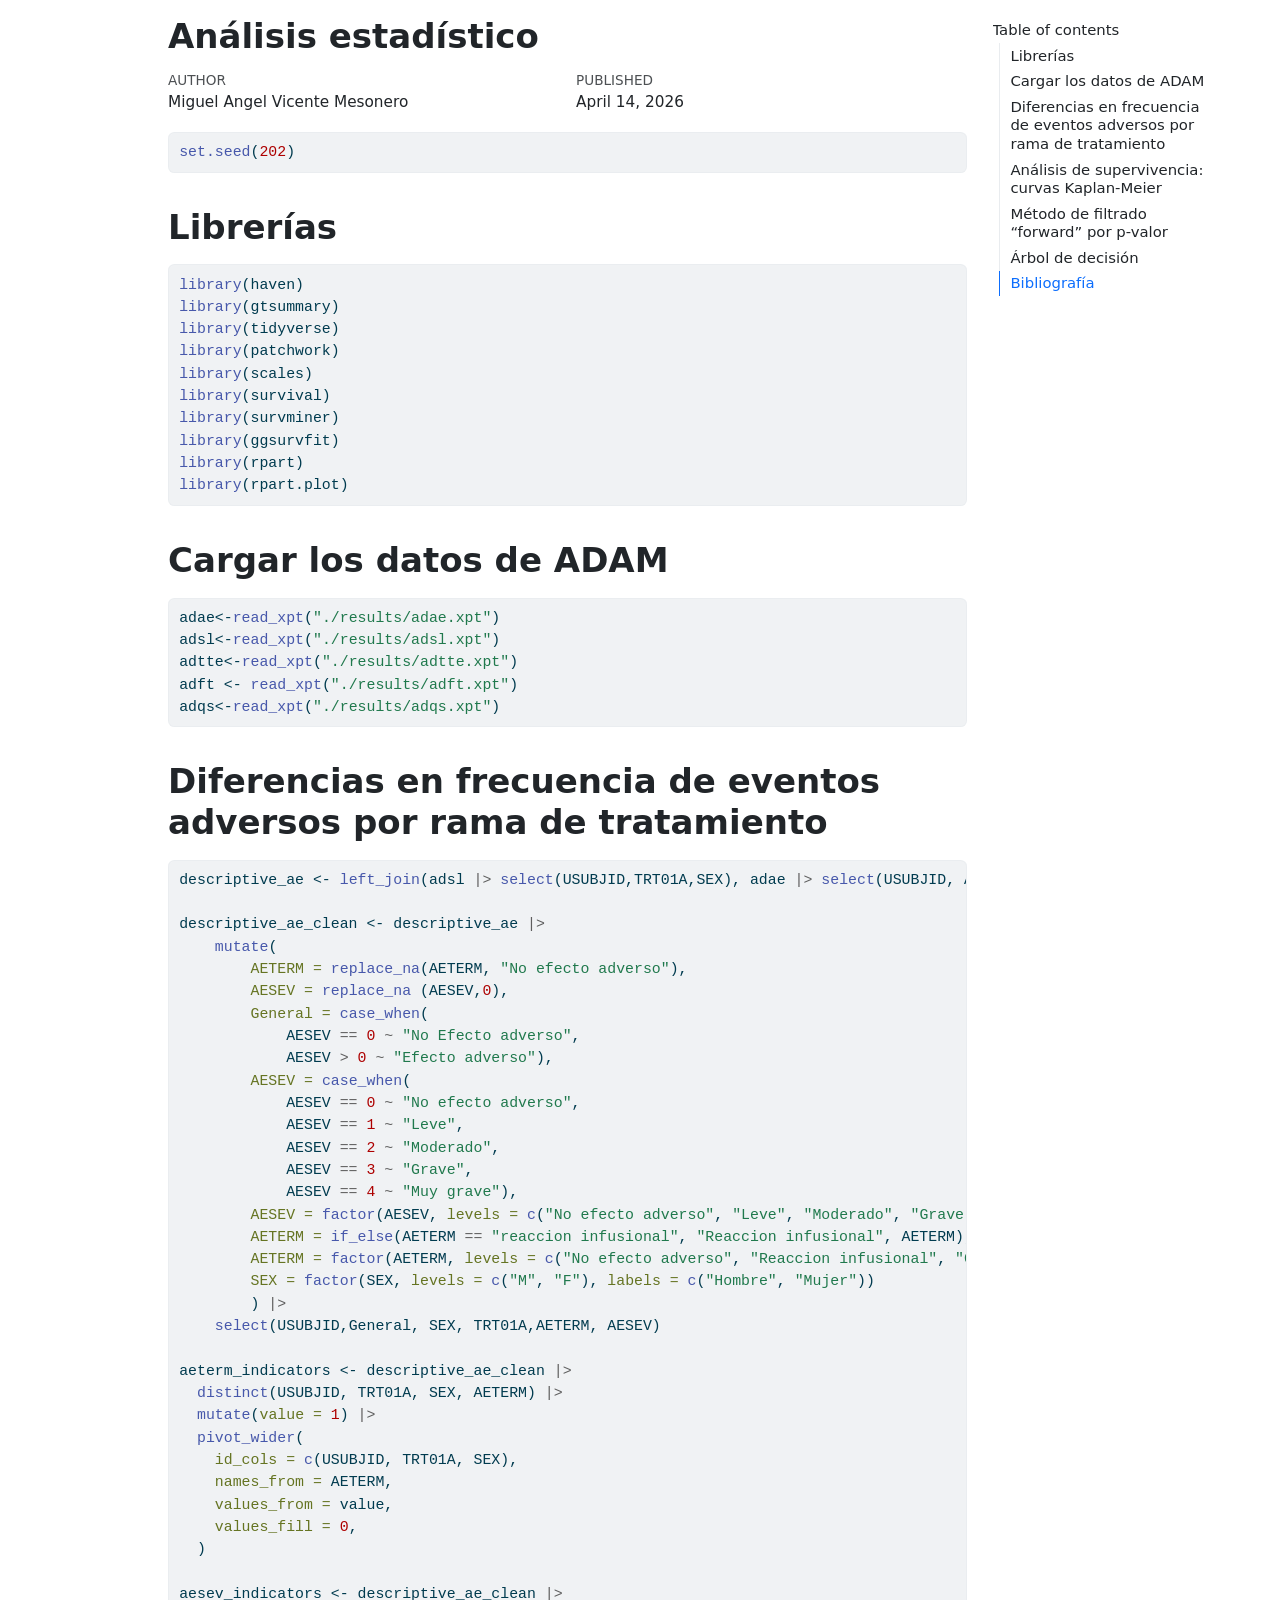
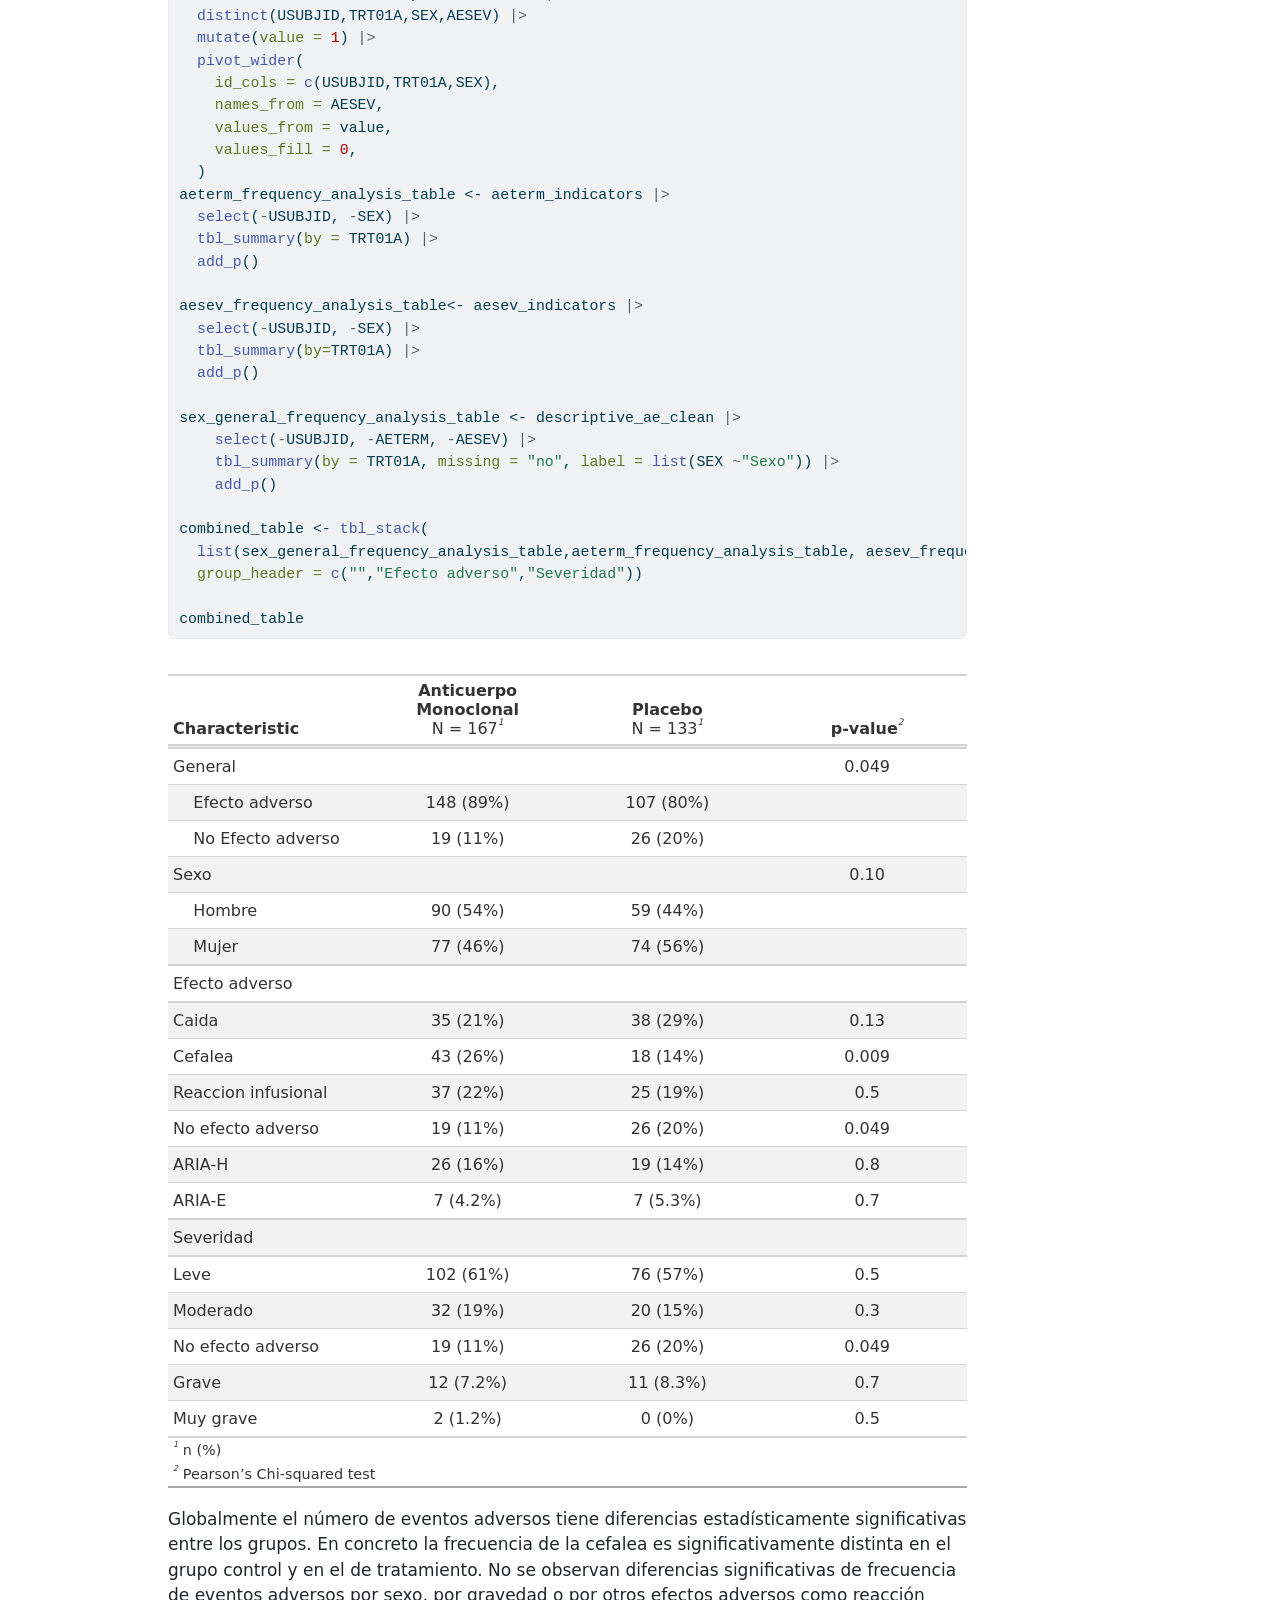
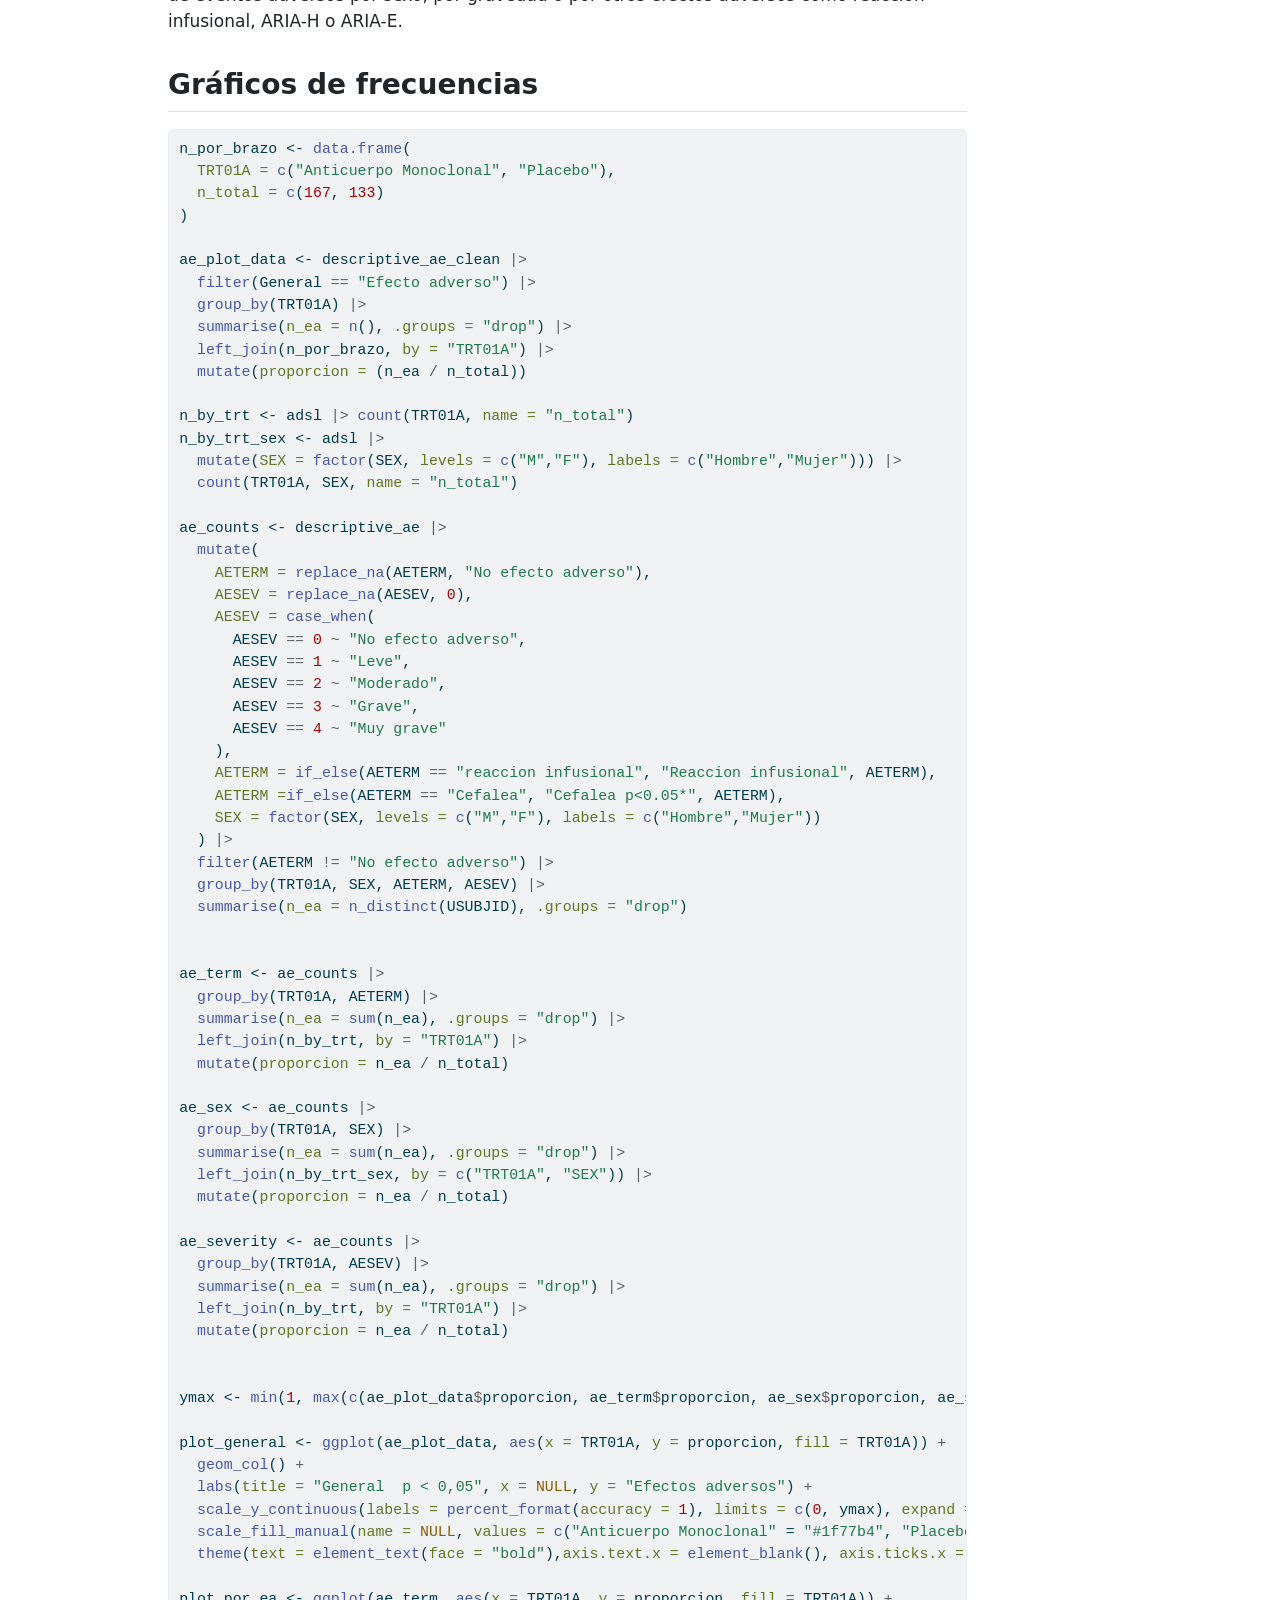
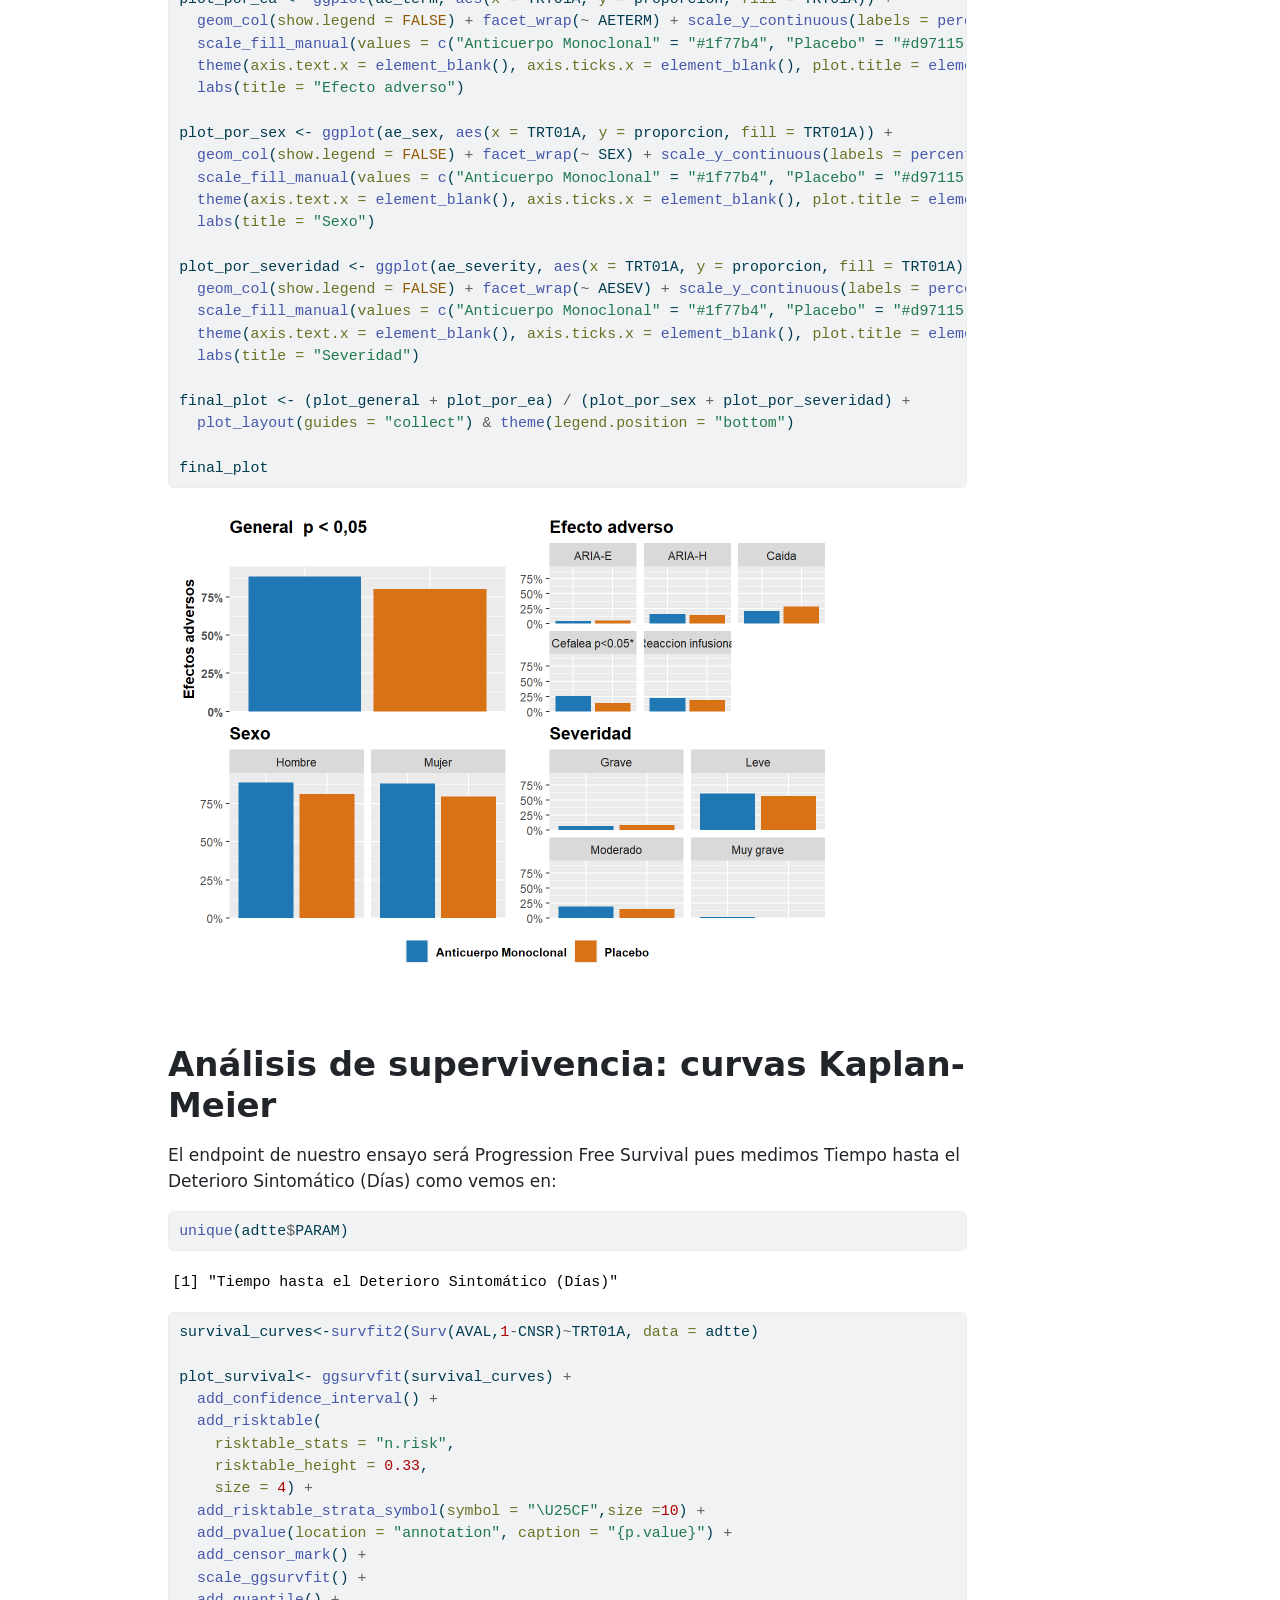
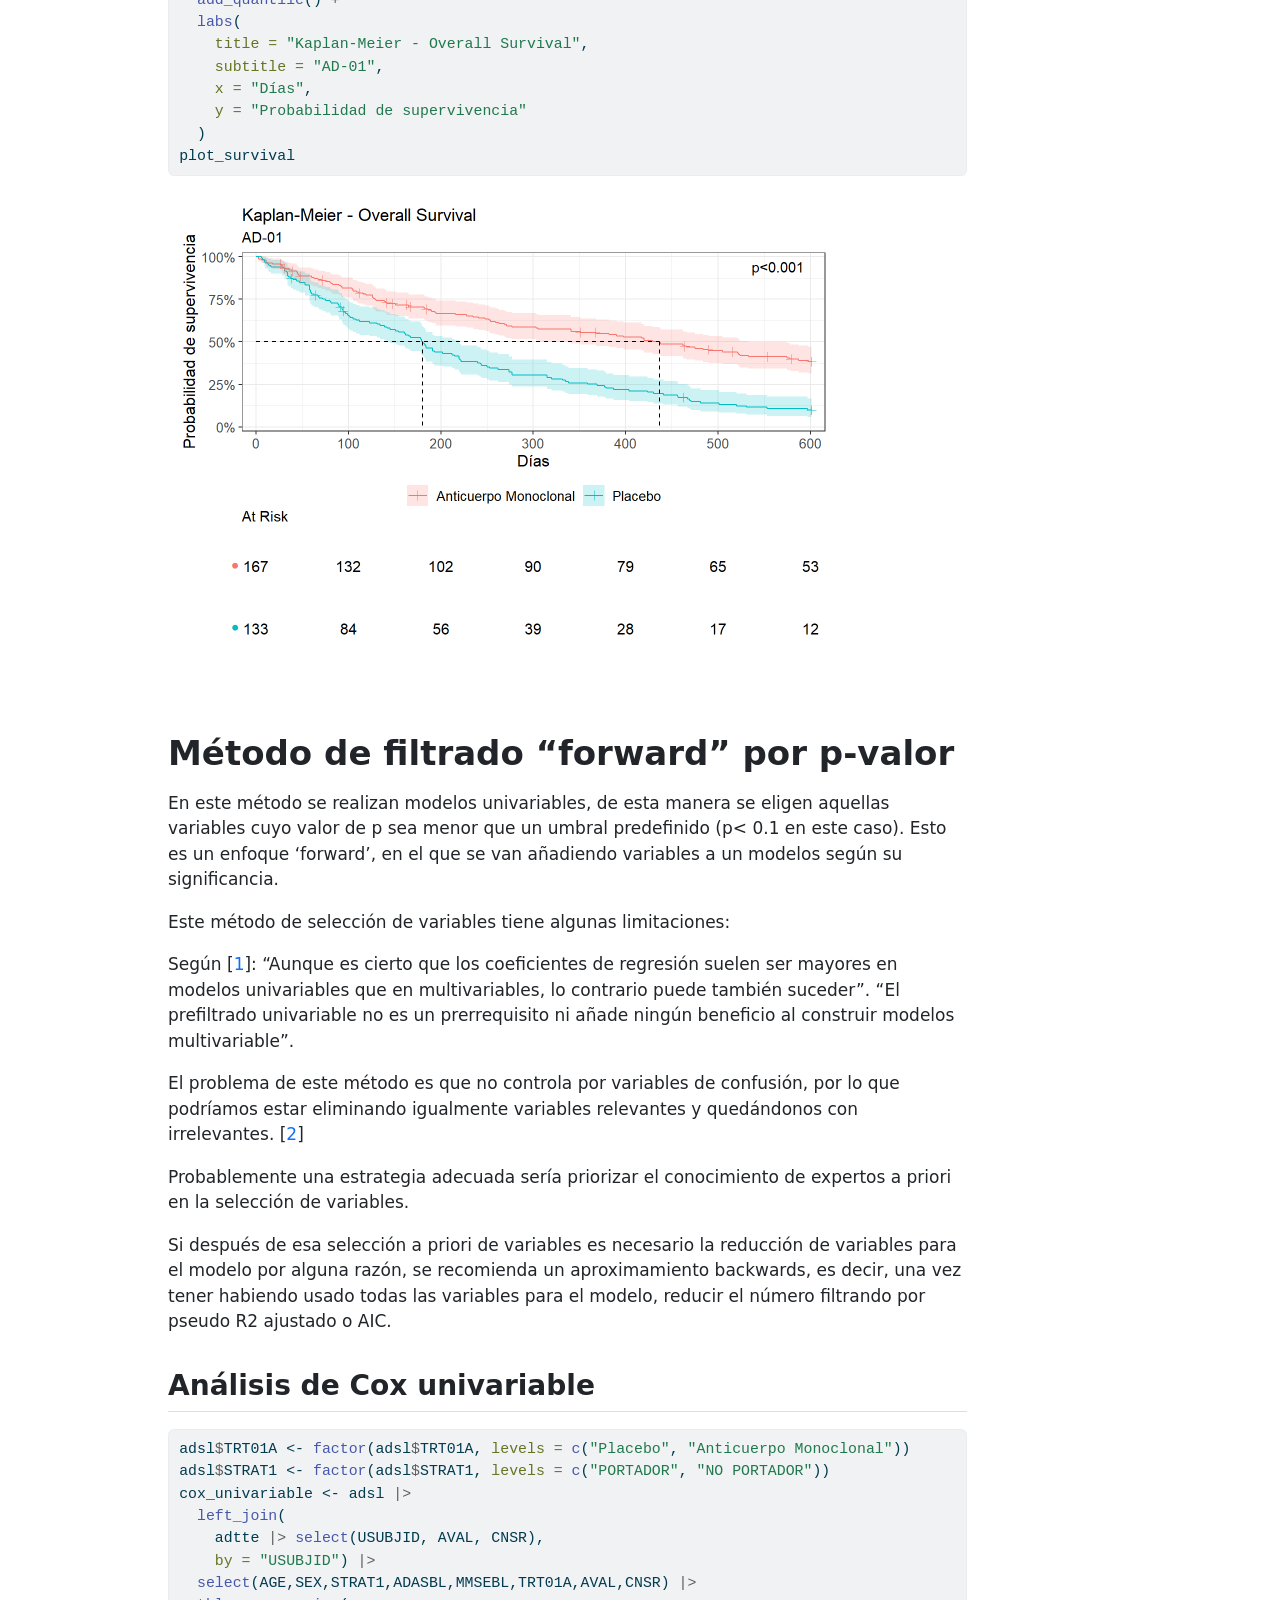
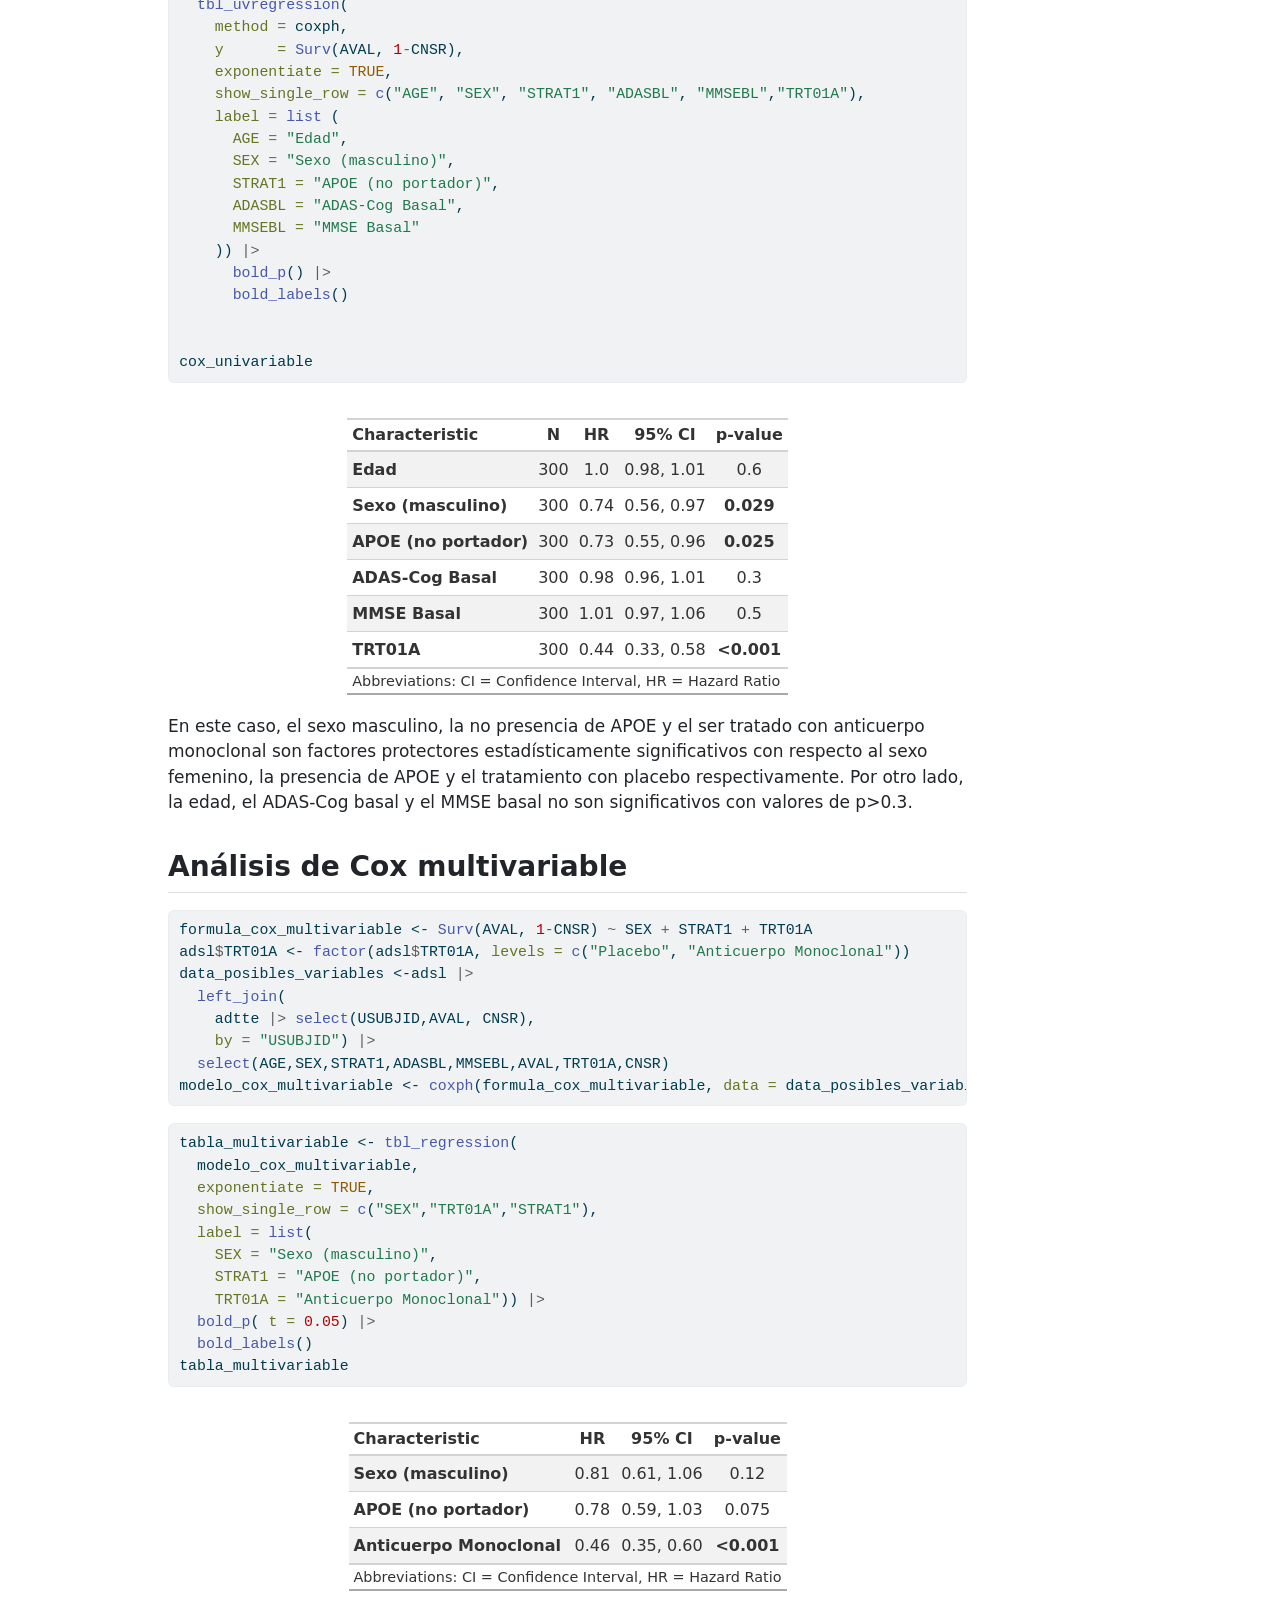
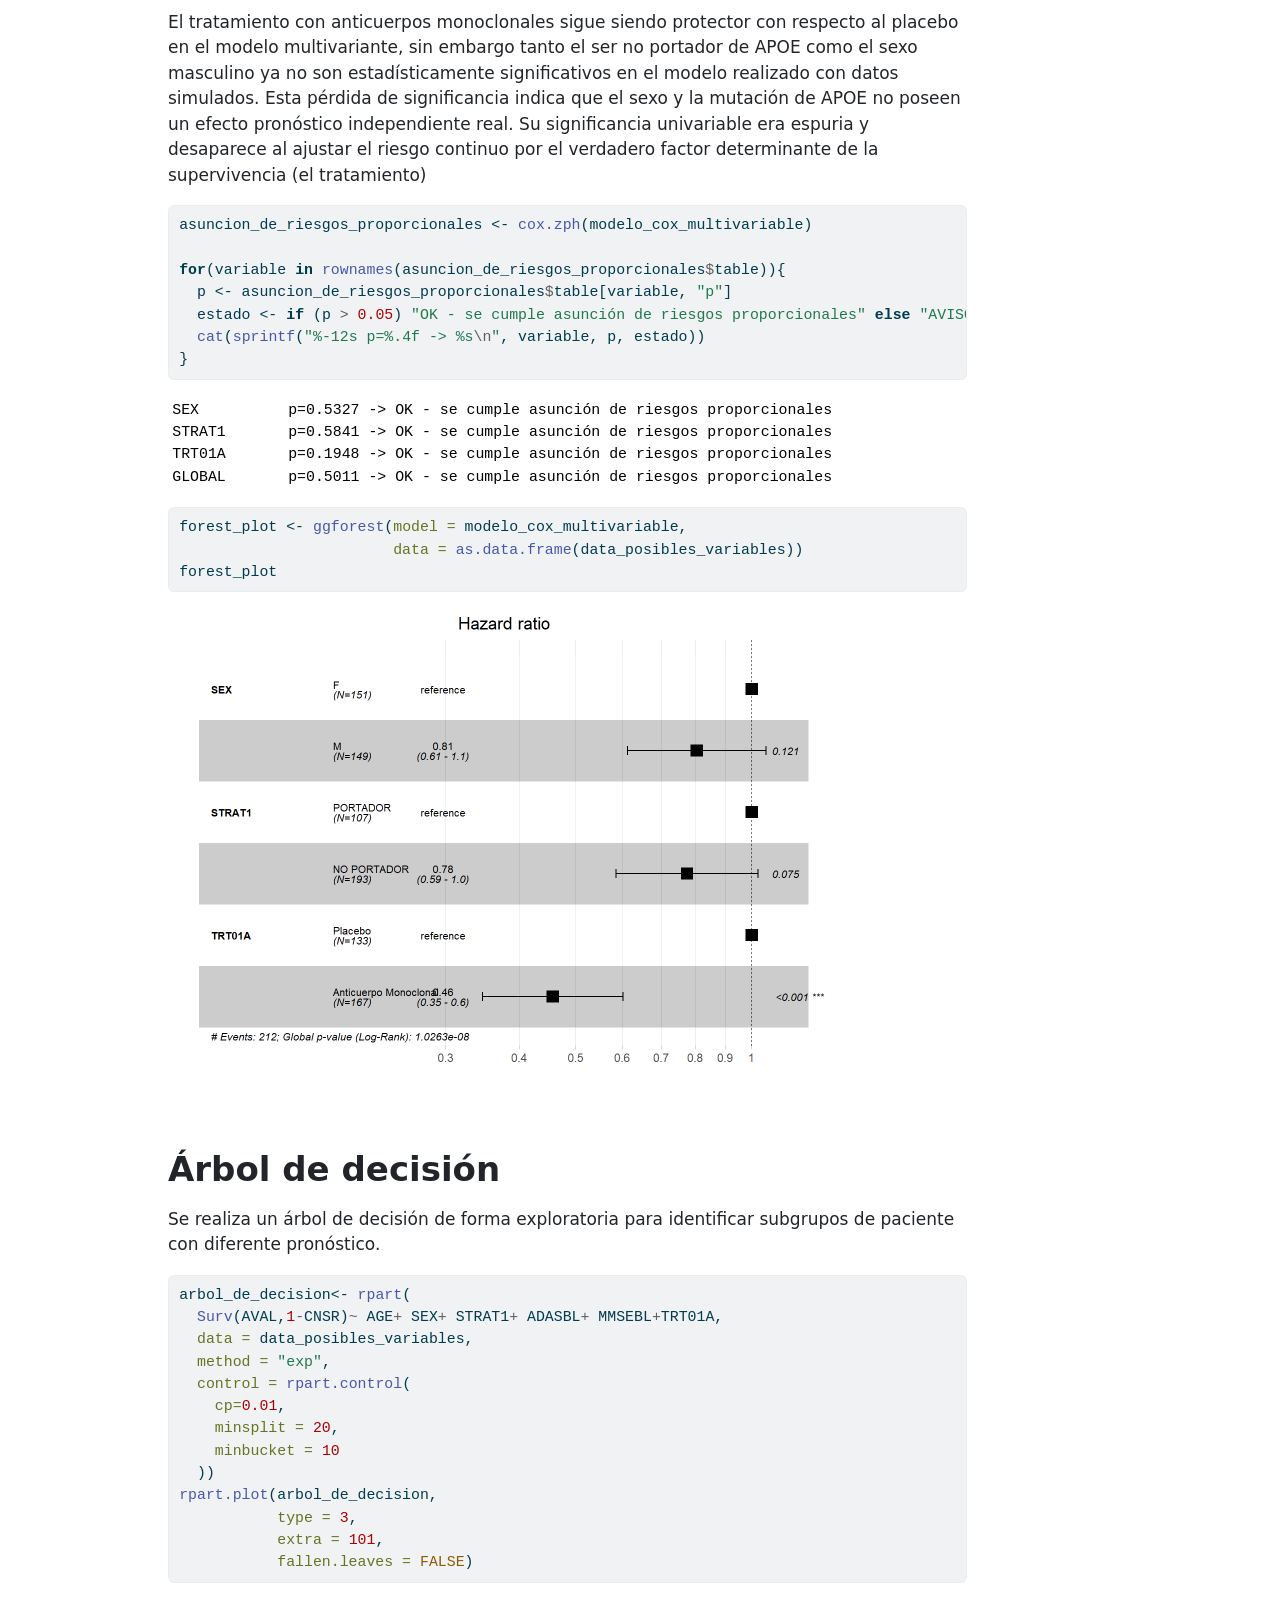
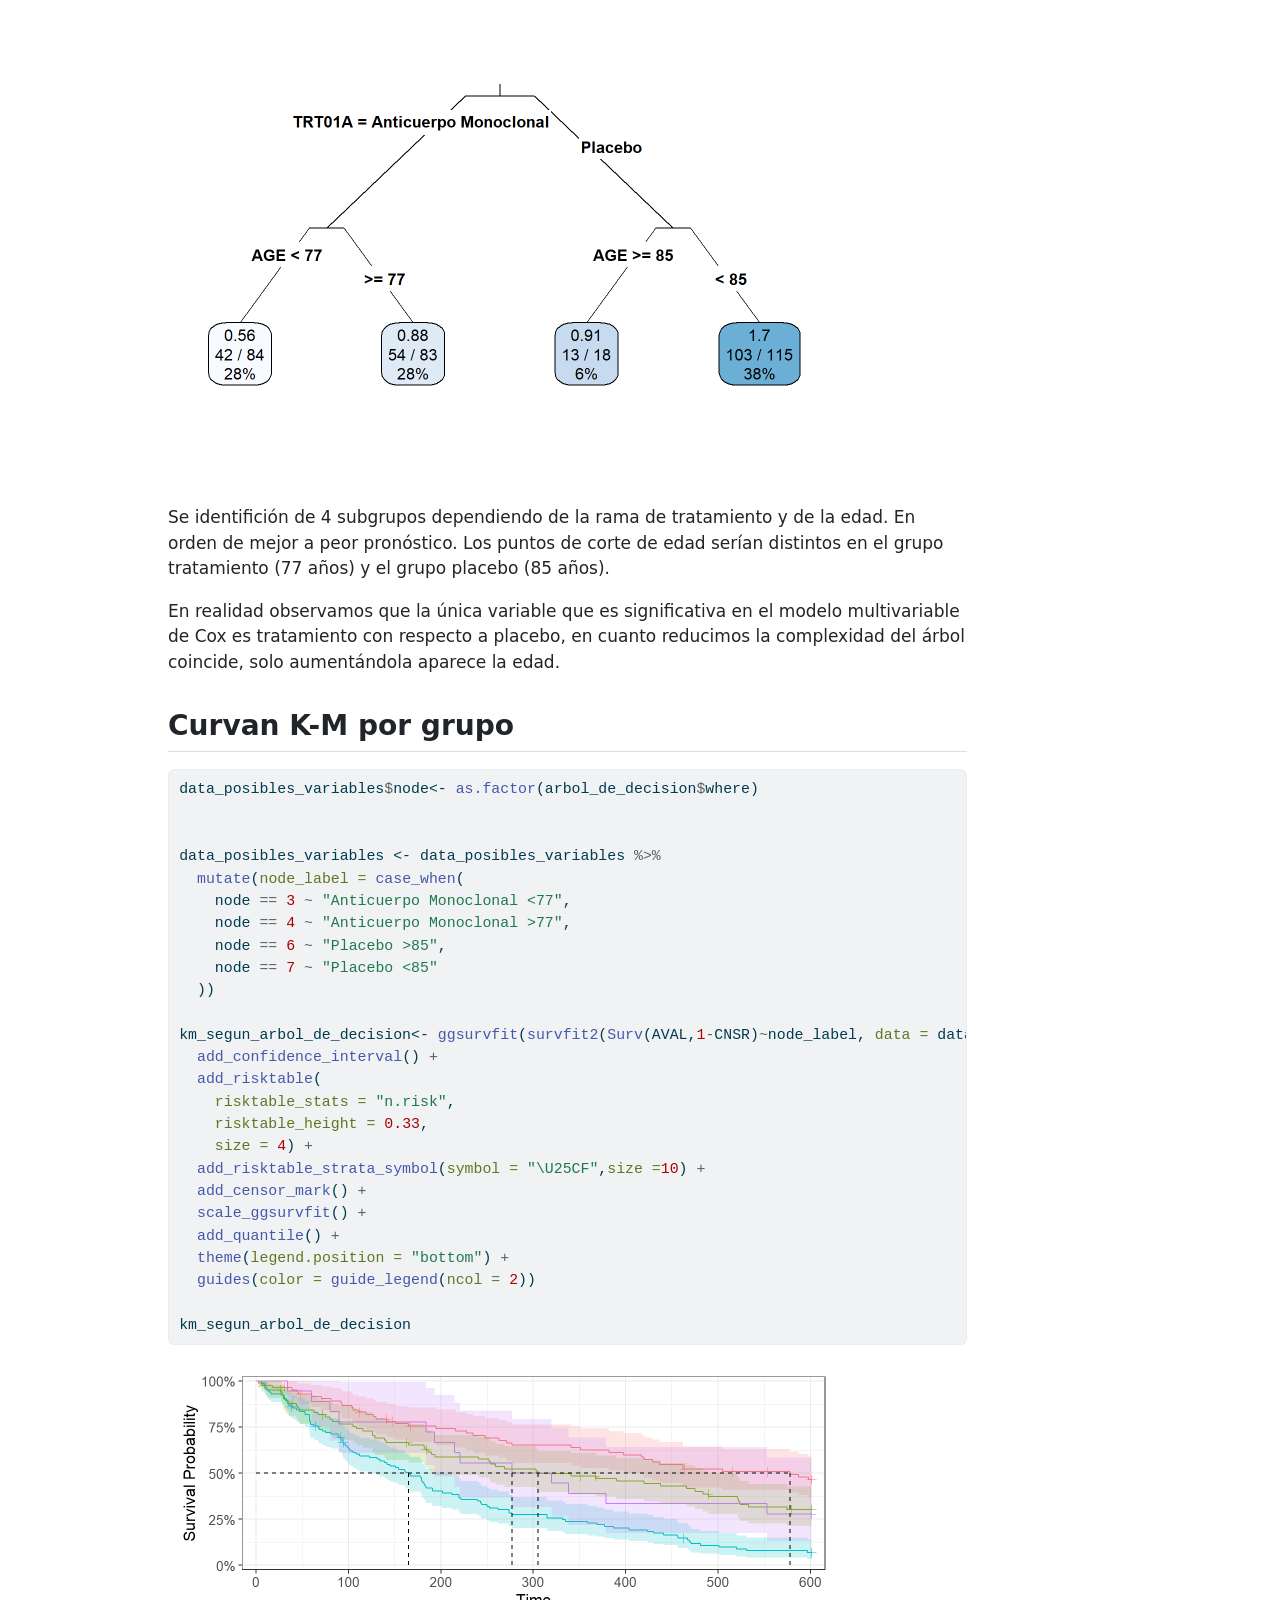
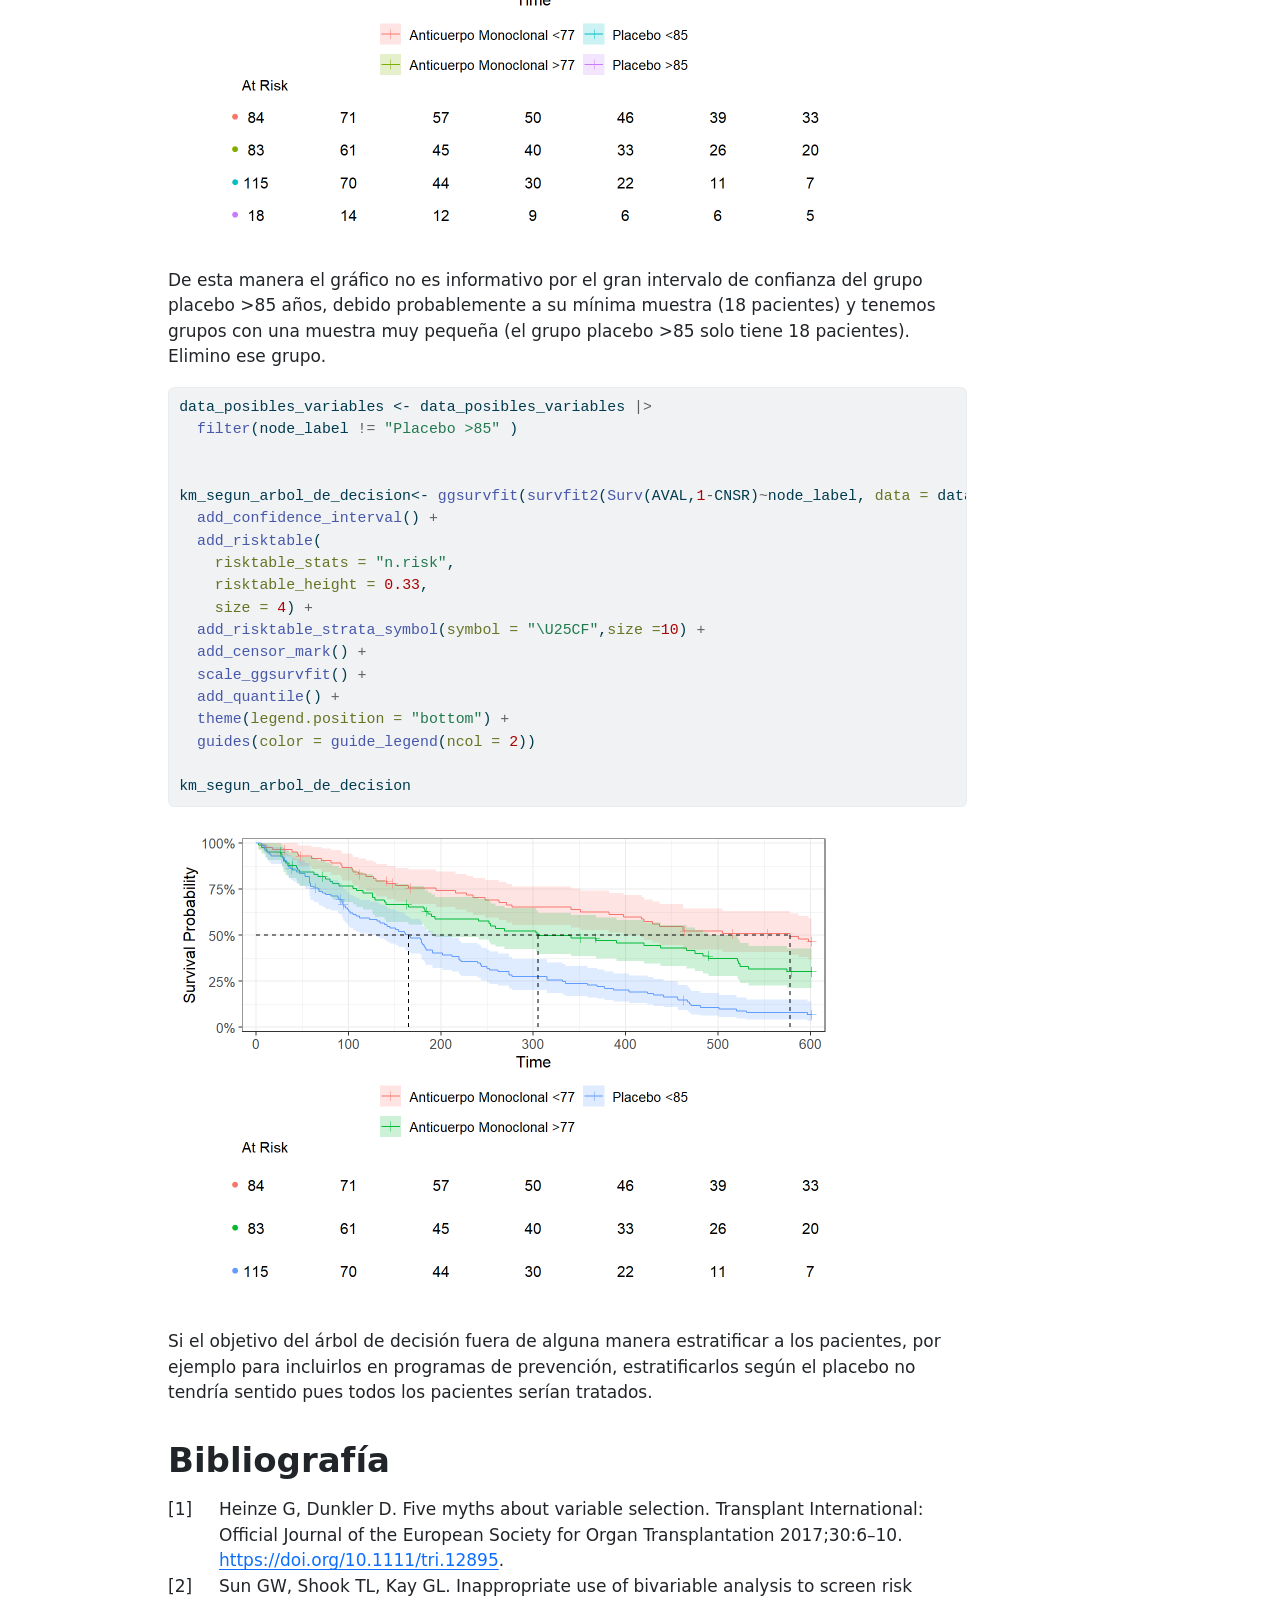
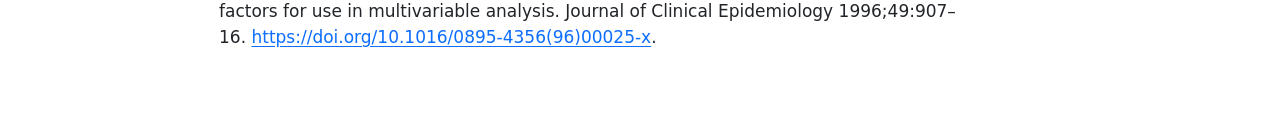
<file: km_cox_survival.html>
<!DOCTYPE html>
<html xmlns="http://www.w3.org/1999/xhtml" lang="en" xml:lang="en"><head>

<meta charset="utf-8">
<meta name="generator" content="quarto-1.9.37">

<meta name="viewport" content="width=device-width, initial-scale=1.0, user-scalable=yes">

<meta name="author" content="Miguel Angel Vicente Mesonero">
<meta name="dcterms.date" content="2026-04-14">

<title>Análisis estadístico</title>
<style>
/* Default styles provided by pandoc.
** See https://pandoc.org/MANUAL.html#variables-for-html for config info.
*/
code{white-space: pre-wrap;}
span.smallcaps{font-variant: small-caps;}
div.columns{display: flex; gap: min(4vw, 1.5em);}
div.column{flex: auto; overflow-x: auto;}
div.hanging-indent{margin-left: 1.5em; text-indent: -1.5em;}
ul.task-list{list-style: none;}
ul.task-list li input[type="checkbox"] {
  width: 0.8em;
  margin: 0 0.8em 0.2em -1em; /* quarto-specific, see https://github.com/quarto-dev/quarto-cli/issues/4556 */ 
  vertical-align: middle;
}
/* CSS for syntax highlighting */
html { -webkit-text-size-adjust: 100%; }
pre > code.sourceCode { white-space: pre; position: relative; }
pre > code.sourceCode > span { display: inline-block; line-height: 1.25; }
pre > code.sourceCode > span:empty { height: 1.2em; }
.sourceCode { overflow: visible; }
code.sourceCode > span { color: inherit; text-decoration: inherit; }
div.sourceCode { margin: 1em 0; }
pre.sourceCode { margin: 0; }
@media screen {
div.sourceCode { overflow: auto; }
}
@media print {
pre > code.sourceCode { white-space: pre-wrap; }
pre > code.sourceCode > span { text-indent: -5em; padding-left: 5em; }
}
pre.numberSource code
  { counter-reset: source-line 0; }
pre.numberSource code > span
  { position: relative; left: -4em; counter-increment: source-line; }
pre.numberSource code > span > a:first-child::before
  { content: counter(source-line);
    position: relative; left: -1em; text-align: right; vertical-align: baseline;
    border: none; display: inline-block;
    -webkit-touch-callout: none; -webkit-user-select: none;
    -khtml-user-select: none; -moz-user-select: none;
    -ms-user-select: none; user-select: none;
    padding: 0 4px; width: 4em;
  }
pre.numberSource { margin-left: 3em;  padding-left: 4px; }
div.sourceCode
  {   }
@media screen {
pre > code.sourceCode > span > a:first-child::before { text-decoration: underline; }
}
/* CSS for citations */
div.csl-bib-body { }
div.csl-entry {
  clear: both;
  margin-bottom: 0em;
}
.hanging-indent div.csl-entry {
  margin-left:2em;
  text-indent:-2em;
}
div.csl-left-margin {
  min-width:2em;
  float:left;
}
div.csl-right-inline {
  margin-left:2em;
  padding-left:1em;
}
div.csl-indent {
  margin-left: 2em;
}</style>


<script src="km_cox_survival_files/libs/clipboard/clipboard.min.js"></script>
<script src="km_cox_survival_files/libs/quarto-html/quarto.js" type="module"></script>
<script src="km_cox_survival_files/libs/quarto-html/tabsets/tabsets.js" type="module"></script>
<script src="km_cox_survival_files/libs/quarto-html/popper.min.js"></script>
<script src="km_cox_survival_files/libs/quarto-html/tippy.umd.min.js"></script>
<script src="km_cox_survival_files/libs/quarto-html/anchor.min.js"></script>
<link href="km_cox_survival_files/libs/quarto-html/tippy.css" rel="stylesheet">
<link href="km_cox_survival_files/libs/quarto-html/quarto-syntax-highlighting-7f8f88aac4f3542376d5c11b86a4c14d.css" rel="stylesheet" id="quarto-text-highlighting-styles">
<script src="km_cox_survival_files/libs/bootstrap/bootstrap.min.js"></script>
<link href="km_cox_survival_files/libs/bootstrap/bootstrap-icons.css" rel="stylesheet">
<link href="km_cox_survival_files/libs/bootstrap/bootstrap-efbb37e9afcc02144ebbc7afd12a776f.min.css" rel="stylesheet" append-hash="true" id="quarto-bootstrap" data-mode="light">


</head>

<body class="quarto-light">

<div id="quarto-content" class="page-columns page-rows-contents page-layout-article">
<div id="quarto-margin-sidebar" class="sidebar margin-sidebar">
  <nav id="TOC" role="doc-toc" class="toc-active">
    <h2 id="toc-title">Table of contents</h2>
   
  <ul>
  <li><a href="#librerías" id="toc-librerías" class="nav-link active" data-scroll-target="#librerías">Librerías</a></li>
  <li><a href="#cargar-los-datos-de-adam" id="toc-cargar-los-datos-de-adam" class="nav-link" data-scroll-target="#cargar-los-datos-de-adam">Cargar los datos de ADAM</a></li>
  <li><a href="#diferencias-en-frecuencia-de-eventos-adversos-por-rama-de-tratamiento" id="toc-diferencias-en-frecuencia-de-eventos-adversos-por-rama-de-tratamiento" class="nav-link" data-scroll-target="#diferencias-en-frecuencia-de-eventos-adversos-por-rama-de-tratamiento">Diferencias en frecuencia de eventos adversos por rama de tratamiento</a>
  <ul class="collapse">
  <li><a href="#gráficos-de-frecuencias" id="toc-gráficos-de-frecuencias" class="nav-link" data-scroll-target="#gráficos-de-frecuencias">Gráficos de frecuencias</a></li>
  </ul></li>
  <li><a href="#análisis-de-supervivencia-curvas-kaplan-meier" id="toc-análisis-de-supervivencia-curvas-kaplan-meier" class="nav-link" data-scroll-target="#análisis-de-supervivencia-curvas-kaplan-meier">Análisis de supervivencia: curvas Kaplan-Meier</a></li>
  <li><a href="#método-de-filtrado-forward-por-p-valor" id="toc-método-de-filtrado-forward-por-p-valor" class="nav-link" data-scroll-target="#método-de-filtrado-forward-por-p-valor">Método de filtrado “forward” por p-valor</a>
  <ul class="collapse">
  <li><a href="#análisis-de-cox-univariable" id="toc-análisis-de-cox-univariable" class="nav-link" data-scroll-target="#análisis-de-cox-univariable">Análisis de Cox univariable</a></li>
  <li><a href="#análisis-de-cox-multivariable" id="toc-análisis-de-cox-multivariable" class="nav-link" data-scroll-target="#análisis-de-cox-multivariable">Análisis de Cox multivariable</a></li>
  </ul></li>
  <li><a href="#árbol-de-decisión" id="toc-árbol-de-decisión" class="nav-link" data-scroll-target="#árbol-de-decisión">Árbol de decisión</a>
  <ul class="collapse">
  <li><a href="#curvan-k-m-por-grupo" id="toc-curvan-k-m-por-grupo" class="nav-link" data-scroll-target="#curvan-k-m-por-grupo">Curvan K-M por grupo</a></li>
  </ul></li>
  <li><a href="#bibliografía" id="toc-bibliografía" class="nav-link" data-scroll-target="#bibliografía">Bibliografía</a></li>
  </ul>
</nav>
</div>
<main class="content" id="quarto-document-content">

<header id="title-block-header" class="quarto-title-block default">
<div class="quarto-title">
<h1 class="title">Análisis estadístico</h1>
</div>



<div class="quarto-title-meta">

    <div>
    <div class="quarto-title-meta-heading">Author</div>
    <div class="quarto-title-meta-contents">
             <p>Miguel Angel Vicente Mesonero </p>
          </div>
  </div>
    
    <div>
    <div class="quarto-title-meta-heading">Published</div>
    <div class="quarto-title-meta-contents">
      <p class="date">April 14, 2026</p>
    </div>
  </div>
  
    
  </div>
  


</header>


<div class="cell">
<div class="code-copy-outer-scaffold"><div class="sourceCode cell-code" id="cb1"><pre class="sourceCode r code-with-copy"><code class="sourceCode r"><span id="cb1-1"><a href="#cb1-1" aria-hidden="true" tabindex="-1"></a><span class="fu">set.seed</span>(<span class="dv">202</span>)</span></code></pre></div><button title="Copy to Clipboard" class="code-copy-button"><i class="bi"></i></button></div>
</div>
<section id="librerías" class="level1">
<h1>Librerías</h1>
<div class="cell">
<div class="code-copy-outer-scaffold"><div class="sourceCode cell-code" id="cb2"><pre class="sourceCode r code-with-copy"><code class="sourceCode r"><span id="cb2-1"><a href="#cb2-1" aria-hidden="true" tabindex="-1"></a><span class="fu">library</span>(haven)</span>
<span id="cb2-2"><a href="#cb2-2" aria-hidden="true" tabindex="-1"></a><span class="fu">library</span>(gtsummary)</span>
<span id="cb2-3"><a href="#cb2-3" aria-hidden="true" tabindex="-1"></a><span class="fu">library</span>(tidyverse)</span>
<span id="cb2-4"><a href="#cb2-4" aria-hidden="true" tabindex="-1"></a><span class="fu">library</span>(patchwork)</span>
<span id="cb2-5"><a href="#cb2-5" aria-hidden="true" tabindex="-1"></a><span class="fu">library</span>(scales)</span>
<span id="cb2-6"><a href="#cb2-6" aria-hidden="true" tabindex="-1"></a><span class="fu">library</span>(survival)</span>
<span id="cb2-7"><a href="#cb2-7" aria-hidden="true" tabindex="-1"></a><span class="fu">library</span>(survminer)</span>
<span id="cb2-8"><a href="#cb2-8" aria-hidden="true" tabindex="-1"></a><span class="fu">library</span>(ggsurvfit)</span>
<span id="cb2-9"><a href="#cb2-9" aria-hidden="true" tabindex="-1"></a><span class="fu">library</span>(rpart)</span>
<span id="cb2-10"><a href="#cb2-10" aria-hidden="true" tabindex="-1"></a><span class="fu">library</span>(rpart.plot)</span></code></pre></div><button title="Copy to Clipboard" class="code-copy-button"><i class="bi"></i></button></div>
</div>
</section>
<section id="cargar-los-datos-de-adam" class="level1">
<h1>Cargar los datos de ADAM</h1>
<div class="cell">
<div class="code-copy-outer-scaffold"><div class="sourceCode cell-code" id="cb3"><pre class="sourceCode r code-with-copy"><code class="sourceCode r"><span id="cb3-1"><a href="#cb3-1" aria-hidden="true" tabindex="-1"></a>adae<span class="ot">&lt;-</span><span class="fu">read_xpt</span>(<span class="st">"./results/adae.xpt"</span>)</span>
<span id="cb3-2"><a href="#cb3-2" aria-hidden="true" tabindex="-1"></a>adsl<span class="ot">&lt;-</span><span class="fu">read_xpt</span>(<span class="st">"./results/adsl.xpt"</span>)</span>
<span id="cb3-3"><a href="#cb3-3" aria-hidden="true" tabindex="-1"></a>adtte<span class="ot">&lt;-</span><span class="fu">read_xpt</span>(<span class="st">"./results/adtte.xpt"</span>)</span>
<span id="cb3-4"><a href="#cb3-4" aria-hidden="true" tabindex="-1"></a>adft <span class="ot">&lt;-</span> <span class="fu">read_xpt</span>(<span class="st">"./results/adft.xpt"</span>)</span>
<span id="cb3-5"><a href="#cb3-5" aria-hidden="true" tabindex="-1"></a>adqs<span class="ot">&lt;-</span><span class="fu">read_xpt</span>(<span class="st">"./results/adqs.xpt"</span>)</span></code></pre></div><button title="Copy to Clipboard" class="code-copy-button"><i class="bi"></i></button></div>
</div>
</section>
<section id="diferencias-en-frecuencia-de-eventos-adversos-por-rama-de-tratamiento" class="level1">
<h1>Diferencias en frecuencia de eventos adversos por rama de tratamiento</h1>
<div class="cell">
<div class="code-copy-outer-scaffold"><div class="sourceCode cell-code" id="cb4"><pre class="sourceCode r code-with-copy"><code class="sourceCode r"><span id="cb4-1"><a href="#cb4-1" aria-hidden="true" tabindex="-1"></a>descriptive_ae <span class="ot">&lt;-</span> <span class="fu">left_join</span>(adsl <span class="sc">|&gt;</span> <span class="fu">select</span>(USUBJID,TRT01A,SEX), adae <span class="sc">|&gt;</span> <span class="fu">select</span>(USUBJID, AETERM, AESEV), <span class="at">by =</span> <span class="st">"USUBJID"</span>) </span>
<span id="cb4-2"><a href="#cb4-2" aria-hidden="true" tabindex="-1"></a></span>
<span id="cb4-3"><a href="#cb4-3" aria-hidden="true" tabindex="-1"></a>descriptive_ae_clean <span class="ot">&lt;-</span> descriptive_ae <span class="sc">|&gt;</span> </span>
<span id="cb4-4"><a href="#cb4-4" aria-hidden="true" tabindex="-1"></a>    <span class="fu">mutate</span>(</span>
<span id="cb4-5"><a href="#cb4-5" aria-hidden="true" tabindex="-1"></a>        <span class="at">AETERM =</span> <span class="fu">replace_na</span>(AETERM, <span class="st">"No efecto adverso"</span>),</span>
<span id="cb4-6"><a href="#cb4-6" aria-hidden="true" tabindex="-1"></a>        <span class="at">AESEV =</span> <span class="fu">replace_na</span> (AESEV,<span class="dv">0</span>),</span>
<span id="cb4-7"><a href="#cb4-7" aria-hidden="true" tabindex="-1"></a>        <span class="at">General =</span> <span class="fu">case_when</span>(</span>
<span id="cb4-8"><a href="#cb4-8" aria-hidden="true" tabindex="-1"></a>            AESEV <span class="sc">==</span> <span class="dv">0</span> <span class="sc">~</span> <span class="st">"No Efecto adverso"</span>,</span>
<span id="cb4-9"><a href="#cb4-9" aria-hidden="true" tabindex="-1"></a>            AESEV <span class="sc">&gt;</span> <span class="dv">0</span> <span class="sc">~</span> <span class="st">"Efecto adverso"</span>),</span>
<span id="cb4-10"><a href="#cb4-10" aria-hidden="true" tabindex="-1"></a>        <span class="at">AESEV =</span> <span class="fu">case_when</span>(</span>
<span id="cb4-11"><a href="#cb4-11" aria-hidden="true" tabindex="-1"></a>            AESEV <span class="sc">==</span> <span class="dv">0</span> <span class="sc">~</span> <span class="st">"No efecto adverso"</span>,</span>
<span id="cb4-12"><a href="#cb4-12" aria-hidden="true" tabindex="-1"></a>            AESEV <span class="sc">==</span> <span class="dv">1</span> <span class="sc">~</span> <span class="st">"Leve"</span>,</span>
<span id="cb4-13"><a href="#cb4-13" aria-hidden="true" tabindex="-1"></a>            AESEV <span class="sc">==</span> <span class="dv">2</span> <span class="sc">~</span> <span class="st">"Moderado"</span>,</span>
<span id="cb4-14"><a href="#cb4-14" aria-hidden="true" tabindex="-1"></a>            AESEV <span class="sc">==</span> <span class="dv">3</span> <span class="sc">~</span> <span class="st">"Grave"</span>,</span>
<span id="cb4-15"><a href="#cb4-15" aria-hidden="true" tabindex="-1"></a>            AESEV <span class="sc">==</span> <span class="dv">4</span> <span class="sc">~</span> <span class="st">"Muy grave"</span>),</span>
<span id="cb4-16"><a href="#cb4-16" aria-hidden="true" tabindex="-1"></a>        <span class="at">AESEV =</span> <span class="fu">factor</span>(AESEV, <span class="at">levels =</span> <span class="fu">c</span>(<span class="st">"No efecto adverso"</span>, <span class="st">"Leve"</span>, <span class="st">"Moderado"</span>, <span class="st">"Grave"</span>, <span class="st">"Muy grave"</span>)),</span>
<span id="cb4-17"><a href="#cb4-17" aria-hidden="true" tabindex="-1"></a>        <span class="at">AETERM =</span> <span class="fu">if_else</span>(AETERM <span class="sc">==</span> <span class="st">"reaccion infusional"</span>, <span class="st">"Reaccion infusional"</span>, AETERM),</span>
<span id="cb4-18"><a href="#cb4-18" aria-hidden="true" tabindex="-1"></a>        <span class="at">AETERM =</span> <span class="fu">factor</span>(AETERM, <span class="at">levels =</span> <span class="fu">c</span>(<span class="st">"No efecto adverso"</span>, <span class="st">"Reaccion infusional"</span>, <span class="st">"Cefalea"</span>, <span class="st">"Caida"</span>, <span class="st">"ARIA-E"</span>, <span class="st">"ARIA-H"</span>)),</span>
<span id="cb4-19"><a href="#cb4-19" aria-hidden="true" tabindex="-1"></a>        <span class="at">SEX =</span> <span class="fu">factor</span>(SEX, <span class="at">levels =</span> <span class="fu">c</span>(<span class="st">"M"</span>, <span class="st">"F"</span>), <span class="at">labels =</span> <span class="fu">c</span>(<span class="st">"Hombre"</span>, <span class="st">"Mujer"</span>))</span>
<span id="cb4-20"><a href="#cb4-20" aria-hidden="true" tabindex="-1"></a>        ) <span class="sc">|&gt;</span> </span>
<span id="cb4-21"><a href="#cb4-21" aria-hidden="true" tabindex="-1"></a>    <span class="fu">select</span>(USUBJID,General, SEX, TRT01A,AETERM, AESEV) </span>
<span id="cb4-22"><a href="#cb4-22" aria-hidden="true" tabindex="-1"></a> </span>
<span id="cb4-23"><a href="#cb4-23" aria-hidden="true" tabindex="-1"></a>aeterm_indicators <span class="ot">&lt;-</span> descriptive_ae_clean <span class="sc">|&gt;</span></span>
<span id="cb4-24"><a href="#cb4-24" aria-hidden="true" tabindex="-1"></a>  <span class="fu">distinct</span>(USUBJID, TRT01A, SEX, AETERM) <span class="sc">|&gt;</span></span>
<span id="cb4-25"><a href="#cb4-25" aria-hidden="true" tabindex="-1"></a>  <span class="fu">mutate</span>(<span class="at">value =</span> <span class="dv">1</span>) <span class="sc">|&gt;</span></span>
<span id="cb4-26"><a href="#cb4-26" aria-hidden="true" tabindex="-1"></a>  <span class="fu">pivot_wider</span>(</span>
<span id="cb4-27"><a href="#cb4-27" aria-hidden="true" tabindex="-1"></a>    <span class="at">id_cols =</span> <span class="fu">c</span>(USUBJID, TRT01A, SEX),</span>
<span id="cb4-28"><a href="#cb4-28" aria-hidden="true" tabindex="-1"></a>    <span class="at">names_from =</span> AETERM,</span>
<span id="cb4-29"><a href="#cb4-29" aria-hidden="true" tabindex="-1"></a>    <span class="at">values_from =</span> value,</span>
<span id="cb4-30"><a href="#cb4-30" aria-hidden="true" tabindex="-1"></a>    <span class="at">values_fill =</span> <span class="dv">0</span>,</span>
<span id="cb4-31"><a href="#cb4-31" aria-hidden="true" tabindex="-1"></a>  )</span>
<span id="cb4-32"><a href="#cb4-32" aria-hidden="true" tabindex="-1"></a></span>
<span id="cb4-33"><a href="#cb4-33" aria-hidden="true" tabindex="-1"></a>aesev_indicators <span class="ot">&lt;-</span> descriptive_ae_clean <span class="sc">|&gt;</span> </span>
<span id="cb4-34"><a href="#cb4-34" aria-hidden="true" tabindex="-1"></a>  <span class="fu">distinct</span>(USUBJID,TRT01A,SEX,AESEV) <span class="sc">|&gt;</span> </span>
<span id="cb4-35"><a href="#cb4-35" aria-hidden="true" tabindex="-1"></a>  <span class="fu">mutate</span>(<span class="at">value =</span> <span class="dv">1</span>) <span class="sc">|&gt;</span> </span>
<span id="cb4-36"><a href="#cb4-36" aria-hidden="true" tabindex="-1"></a>  <span class="fu">pivot_wider</span>(</span>
<span id="cb4-37"><a href="#cb4-37" aria-hidden="true" tabindex="-1"></a>    <span class="at">id_cols =</span> <span class="fu">c</span>(USUBJID,TRT01A,SEX),</span>
<span id="cb4-38"><a href="#cb4-38" aria-hidden="true" tabindex="-1"></a>    <span class="at">names_from =</span> AESEV,</span>
<span id="cb4-39"><a href="#cb4-39" aria-hidden="true" tabindex="-1"></a>    <span class="at">values_from =</span> value,</span>
<span id="cb4-40"><a href="#cb4-40" aria-hidden="true" tabindex="-1"></a>    <span class="at">values_fill =</span> <span class="dv">0</span>,</span>
<span id="cb4-41"><a href="#cb4-41" aria-hidden="true" tabindex="-1"></a>  )</span>
<span id="cb4-42"><a href="#cb4-42" aria-hidden="true" tabindex="-1"></a>aeterm_frequency_analysis_table <span class="ot">&lt;-</span> aeterm_indicators <span class="sc">|&gt;</span></span>
<span id="cb4-43"><a href="#cb4-43" aria-hidden="true" tabindex="-1"></a>  <span class="fu">select</span>(<span class="sc">-</span>USUBJID, <span class="sc">-</span>SEX) <span class="sc">|&gt;</span> </span>
<span id="cb4-44"><a href="#cb4-44" aria-hidden="true" tabindex="-1"></a>  <span class="fu">tbl_summary</span>(<span class="at">by =</span> TRT01A) <span class="sc">|&gt;</span> </span>
<span id="cb4-45"><a href="#cb4-45" aria-hidden="true" tabindex="-1"></a>  <span class="fu">add_p</span>()</span>
<span id="cb4-46"><a href="#cb4-46" aria-hidden="true" tabindex="-1"></a></span>
<span id="cb4-47"><a href="#cb4-47" aria-hidden="true" tabindex="-1"></a>aesev_frequency_analysis_table<span class="ot">&lt;-</span> aesev_indicators <span class="sc">|&gt;</span> </span>
<span id="cb4-48"><a href="#cb4-48" aria-hidden="true" tabindex="-1"></a>  <span class="fu">select</span>(<span class="sc">-</span>USUBJID, <span class="sc">-</span>SEX) <span class="sc">|&gt;</span> </span>
<span id="cb4-49"><a href="#cb4-49" aria-hidden="true" tabindex="-1"></a>  <span class="fu">tbl_summary</span>(<span class="at">by=</span>TRT01A) <span class="sc">|&gt;</span> </span>
<span id="cb4-50"><a href="#cb4-50" aria-hidden="true" tabindex="-1"></a>  <span class="fu">add_p</span>()</span>
<span id="cb4-51"><a href="#cb4-51" aria-hidden="true" tabindex="-1"></a></span>
<span id="cb4-52"><a href="#cb4-52" aria-hidden="true" tabindex="-1"></a>sex_general_frequency_analysis_table <span class="ot">&lt;-</span> descriptive_ae_clean <span class="sc">|&gt;</span></span>
<span id="cb4-53"><a href="#cb4-53" aria-hidden="true" tabindex="-1"></a>    <span class="fu">select</span>(<span class="sc">-</span>USUBJID, <span class="sc">-</span>AETERM, <span class="sc">-</span>AESEV) <span class="sc">|&gt;</span> </span>
<span id="cb4-54"><a href="#cb4-54" aria-hidden="true" tabindex="-1"></a>    <span class="fu">tbl_summary</span>(<span class="at">by =</span> TRT01A, <span class="at">missing =</span> <span class="st">"no"</span>, <span class="at">label =</span> <span class="fu">list</span>(SEX <span class="sc">~</span><span class="st">"Sexo"</span>)) <span class="sc">|&gt;</span> </span>
<span id="cb4-55"><a href="#cb4-55" aria-hidden="true" tabindex="-1"></a>    <span class="fu">add_p</span>() </span>
<span id="cb4-56"><a href="#cb4-56" aria-hidden="true" tabindex="-1"></a></span>
<span id="cb4-57"><a href="#cb4-57" aria-hidden="true" tabindex="-1"></a>combined_table <span class="ot">&lt;-</span> <span class="fu">tbl_stack</span>(</span>
<span id="cb4-58"><a href="#cb4-58" aria-hidden="true" tabindex="-1"></a>  <span class="fu">list</span>(sex_general_frequency_analysis_table,aeterm_frequency_analysis_table, aesev_frequency_analysis_table),</span>
<span id="cb4-59"><a href="#cb4-59" aria-hidden="true" tabindex="-1"></a>  <span class="at">group_header =</span> <span class="fu">c</span>(<span class="st">""</span>,<span class="st">"Efecto adverso"</span>,<span class="st">"Severidad"</span>))</span>
<span id="cb4-60"><a href="#cb4-60" aria-hidden="true" tabindex="-1"></a></span>
<span id="cb4-61"><a href="#cb4-61" aria-hidden="true" tabindex="-1"></a>combined_table</span></code></pre></div><button title="Copy to Clipboard" class="code-copy-button"><i class="bi"></i></button></div>
<div class="cell-output-display">
<div id="pnhhfpvdmh" style="padding-left:0px;padding-right:0px;padding-top:10px;padding-bottom:10px;overflow-x:auto;overflow-y:auto;width:auto;height:auto;">
<style>#pnhhfpvdmh table {
  font-family: system-ui, 'Segoe UI', Roboto, Helvetica, Arial, sans-serif, 'Apple Color Emoji', 'Segoe UI Emoji', 'Segoe UI Symbol', 'Noto Color Emoji';
  -webkit-font-smoothing: antialiased;
  -moz-osx-font-smoothing: grayscale;
}

#pnhhfpvdmh thead, #pnhhfpvdmh tbody, #pnhhfpvdmh tfoot, #pnhhfpvdmh tr, #pnhhfpvdmh td, #pnhhfpvdmh th {
  border-style: none;
}

#pnhhfpvdmh p {
  margin: 0;
  padding: 0;
}

#pnhhfpvdmh .gt_table {
  display: table;
  border-collapse: collapse;
  line-height: normal;
  margin-left: auto;
  margin-right: auto;
  color: #333333;
  font-size: 16px;
  font-weight: normal;
  font-style: normal;
  background-color: #FFFFFF;
  width: auto;
  border-top-style: solid;
  border-top-width: 2px;
  border-top-color: #A8A8A8;
  border-right-style: none;
  border-right-width: 2px;
  border-right-color: #D3D3D3;
  border-bottom-style: solid;
  border-bottom-width: 2px;
  border-bottom-color: #A8A8A8;
  border-left-style: none;
  border-left-width: 2px;
  border-left-color: #D3D3D3;
}

#pnhhfpvdmh .gt_caption {
  padding-top: 4px;
  padding-bottom: 4px;
}

#pnhhfpvdmh .gt_title {
  color: #333333;
  font-size: 125%;
  font-weight: initial;
  padding-top: 4px;
  padding-bottom: 4px;
  padding-left: 5px;
  padding-right: 5px;
  border-bottom-color: #FFFFFF;
  border-bottom-width: 0;
}

#pnhhfpvdmh .gt_subtitle {
  color: #333333;
  font-size: 85%;
  font-weight: initial;
  padding-top: 3px;
  padding-bottom: 5px;
  padding-left: 5px;
  padding-right: 5px;
  border-top-color: #FFFFFF;
  border-top-width: 0;
}

#pnhhfpvdmh .gt_heading {
  background-color: #FFFFFF;
  text-align: center;
  border-bottom-color: #FFFFFF;
  border-left-style: none;
  border-left-width: 1px;
  border-left-color: #D3D3D3;
  border-right-style: none;
  border-right-width: 1px;
  border-right-color: #D3D3D3;
}

#pnhhfpvdmh .gt_bottom_border {
  border-bottom-style: solid;
  border-bottom-width: 2px;
  border-bottom-color: #D3D3D3;
}

#pnhhfpvdmh .gt_col_headings {
  border-top-style: solid;
  border-top-width: 2px;
  border-top-color: #D3D3D3;
  border-bottom-style: solid;
  border-bottom-width: 2px;
  border-bottom-color: #D3D3D3;
  border-left-style: none;
  border-left-width: 1px;
  border-left-color: #D3D3D3;
  border-right-style: none;
  border-right-width: 1px;
  border-right-color: #D3D3D3;
}

#pnhhfpvdmh .gt_col_heading {
  color: #333333;
  background-color: #FFFFFF;
  font-size: 100%;
  font-weight: normal;
  text-transform: inherit;
  border-left-style: none;
  border-left-width: 1px;
  border-left-color: #D3D3D3;
  border-right-style: none;
  border-right-width: 1px;
  border-right-color: #D3D3D3;
  vertical-align: bottom;
  padding-top: 5px;
  padding-bottom: 6px;
  padding-left: 5px;
  padding-right: 5px;
  overflow-x: hidden;
}

#pnhhfpvdmh .gt_column_spanner_outer {
  color: #333333;
  background-color: #FFFFFF;
  font-size: 100%;
  font-weight: normal;
  text-transform: inherit;
  padding-top: 0;
  padding-bottom: 0;
  padding-left: 4px;
  padding-right: 4px;
}

#pnhhfpvdmh .gt_column_spanner_outer:first-child {
  padding-left: 0;
}

#pnhhfpvdmh .gt_column_spanner_outer:last-child {
  padding-right: 0;
}

#pnhhfpvdmh .gt_column_spanner {
  border-bottom-style: solid;
  border-bottom-width: 2px;
  border-bottom-color: #D3D3D3;
  vertical-align: bottom;
  padding-top: 5px;
  padding-bottom: 5px;
  overflow-x: hidden;
  display: inline-block;
  width: 100%;
}

#pnhhfpvdmh .gt_spanner_row {
  border-bottom-style: hidden;
}

#pnhhfpvdmh .gt_group_heading {
  padding-top: 8px;
  padding-bottom: 8px;
  padding-left: 5px;
  padding-right: 5px;
  color: #333333;
  background-color: #FFFFFF;
  font-size: 100%;
  font-weight: initial;
  text-transform: inherit;
  border-top-style: solid;
  border-top-width: 2px;
  border-top-color: #D3D3D3;
  border-bottom-style: solid;
  border-bottom-width: 2px;
  border-bottom-color: #D3D3D3;
  border-left-style: none;
  border-left-width: 1px;
  border-left-color: #D3D3D3;
  border-right-style: none;
  border-right-width: 1px;
  border-right-color: #D3D3D3;
  vertical-align: middle;
  text-align: left;
}

#pnhhfpvdmh .gt_empty_group_heading {
  padding: 0.5px;
  color: #333333;
  background-color: #FFFFFF;
  font-size: 100%;
  font-weight: initial;
  border-top-style: solid;
  border-top-width: 2px;
  border-top-color: #D3D3D3;
  border-bottom-style: solid;
  border-bottom-width: 2px;
  border-bottom-color: #D3D3D3;
  vertical-align: middle;
}

#pnhhfpvdmh .gt_from_md > :first-child {
  margin-top: 0;
}

#pnhhfpvdmh .gt_from_md > :last-child {
  margin-bottom: 0;
}

#pnhhfpvdmh .gt_row {
  padding-top: 8px;
  padding-bottom: 8px;
  padding-left: 5px;
  padding-right: 5px;
  margin: 10px;
  border-top-style: solid;
  border-top-width: 1px;
  border-top-color: #D3D3D3;
  border-left-style: none;
  border-left-width: 1px;
  border-left-color: #D3D3D3;
  border-right-style: none;
  border-right-width: 1px;
  border-right-color: #D3D3D3;
  vertical-align: middle;
  overflow-x: hidden;
}

#pnhhfpvdmh .gt_stub {
  color: #333333;
  background-color: #FFFFFF;
  font-size: 100%;
  font-weight: initial;
  text-transform: inherit;
  border-right-style: solid;
  border-right-width: 2px;
  border-right-color: #D3D3D3;
  padding-left: 5px;
  padding-right: 5px;
}

#pnhhfpvdmh .gt_stub_row_group {
  color: #333333;
  background-color: #FFFFFF;
  font-size: 100%;
  font-weight: initial;
  text-transform: inherit;
  border-right-style: solid;
  border-right-width: 2px;
  border-right-color: #D3D3D3;
  padding-left: 5px;
  padding-right: 5px;
  vertical-align: top;
}

#pnhhfpvdmh .gt_row_group_first td {
  border-top-width: 2px;
}

#pnhhfpvdmh .gt_row_group_first th {
  border-top-width: 2px;
}

#pnhhfpvdmh .gt_summary_row {
  color: #333333;
  background-color: #FFFFFF;
  text-transform: inherit;
  padding-top: 8px;
  padding-bottom: 8px;
  padding-left: 5px;
  padding-right: 5px;
}

#pnhhfpvdmh .gt_first_summary_row {
  border-top-style: solid;
  border-top-color: #D3D3D3;
}

#pnhhfpvdmh .gt_first_summary_row.thick {
  border-top-width: 2px;
}

#pnhhfpvdmh .gt_last_summary_row {
  padding-top: 8px;
  padding-bottom: 8px;
  padding-left: 5px;
  padding-right: 5px;
  border-bottom-style: solid;
  border-bottom-width: 2px;
  border-bottom-color: #D3D3D3;
}

#pnhhfpvdmh .gt_grand_summary_row {
  color: #333333;
  background-color: #FFFFFF;
  text-transform: inherit;
  padding-top: 8px;
  padding-bottom: 8px;
  padding-left: 5px;
  padding-right: 5px;
}

#pnhhfpvdmh .gt_first_grand_summary_row {
  padding-top: 8px;
  padding-bottom: 8px;
  padding-left: 5px;
  padding-right: 5px;
  border-top-style: double;
  border-top-width: 6px;
  border-top-color: #D3D3D3;
}

#pnhhfpvdmh .gt_last_grand_summary_row_top {
  padding-top: 8px;
  padding-bottom: 8px;
  padding-left: 5px;
  padding-right: 5px;
  border-bottom-style: double;
  border-bottom-width: 6px;
  border-bottom-color: #D3D3D3;
}

#pnhhfpvdmh .gt_striped {
  background-color: rgba(128, 128, 128, 0.05);
}

#pnhhfpvdmh .gt_table_body {
  border-top-style: solid;
  border-top-width: 2px;
  border-top-color: #D3D3D3;
  border-bottom-style: solid;
  border-bottom-width: 2px;
  border-bottom-color: #D3D3D3;
}

#pnhhfpvdmh .gt_footnotes {
  color: #333333;
  background-color: #FFFFFF;
  border-bottom-style: none;
  border-bottom-width: 2px;
  border-bottom-color: #D3D3D3;
  border-left-style: none;
  border-left-width: 2px;
  border-left-color: #D3D3D3;
  border-right-style: none;
  border-right-width: 2px;
  border-right-color: #D3D3D3;
}

#pnhhfpvdmh .gt_footnote {
  margin: 0px;
  font-size: 90%;
  padding-top: 4px;
  padding-bottom: 4px;
  padding-left: 5px;
  padding-right: 5px;
}

#pnhhfpvdmh .gt_sourcenotes {
  color: #333333;
  background-color: #FFFFFF;
  border-bottom-style: none;
  border-bottom-width: 2px;
  border-bottom-color: #D3D3D3;
  border-left-style: none;
  border-left-width: 2px;
  border-left-color: #D3D3D3;
  border-right-style: none;
  border-right-width: 2px;
  border-right-color: #D3D3D3;
}

#pnhhfpvdmh .gt_sourcenote {
  font-size: 90%;
  padding-top: 4px;
  padding-bottom: 4px;
  padding-left: 5px;
  padding-right: 5px;
}

#pnhhfpvdmh .gt_left {
  text-align: left;
}

#pnhhfpvdmh .gt_center {
  text-align: center;
}

#pnhhfpvdmh .gt_right {
  text-align: right;
  font-variant-numeric: tabular-nums;
}

#pnhhfpvdmh .gt_font_normal {
  font-weight: normal;
}

#pnhhfpvdmh .gt_font_bold {
  font-weight: bold;
}

#pnhhfpvdmh .gt_font_italic {
  font-style: italic;
}

#pnhhfpvdmh .gt_super {
  font-size: 65%;
}

#pnhhfpvdmh .gt_footnote_marks {
  font-size: 75%;
  vertical-align: 0.4em;
  position: initial;
}

#pnhhfpvdmh .gt_asterisk {
  font-size: 100%;
  vertical-align: 0;
}

#pnhhfpvdmh .gt_indent_1 {
  text-indent: 5px;
}

#pnhhfpvdmh .gt_indent_2 {
  text-indent: 10px;
}

#pnhhfpvdmh .gt_indent_3 {
  text-indent: 15px;
}

#pnhhfpvdmh .gt_indent_4 {
  text-indent: 20px;
}

#pnhhfpvdmh .gt_indent_5 {
  text-indent: 25px;
}

#pnhhfpvdmh .katex-display {
  display: inline-flex !important;
  margin-bottom: 0.75em !important;
}

#pnhhfpvdmh div.Reactable > div.rt-table > div.rt-thead > div.rt-tr.rt-tr-group-header > div.rt-th-group:after {
  height: 0px !important;
}
</style>

<table class="gt_table caption-top table table-sm table-striped small" data-quarto-bootstrap="false">
<colgroup>
<col style="width: 25%">
<col style="width: 25%">
<col style="width: 25%">
<col style="width: 25%">
</colgroup>
<thead>
<tr class="gt_col_headings header">
<th id="label" class="gt_col_heading gt_columns_bottom_border gt_left" data-quarto-table-cell-role="th" scope="col"><strong>Characteristic</strong></th>
<th id="stat_1" class="gt_col_heading gt_columns_bottom_border gt_center" data-quarto-table-cell-role="th" scope="col"><strong>Anticuerpo Monoclonal</strong><br>
N = 167<span class="gt_footnote_marks" style="white-space:nowrap;font-style:italic;font-weight:normal;line-height:0;"><sup>1</sup></span></th>
<th id="stat_2" class="gt_col_heading gt_columns_bottom_border gt_center" data-quarto-table-cell-role="th" scope="col"><strong>Placebo</strong><br>
N = 133<span class="gt_footnote_marks" style="white-space:nowrap;font-style:italic;font-weight:normal;line-height:0;"><sup>1</sup></span></th>
<th id="p.value" class="gt_col_heading gt_columns_bottom_border gt_center" data-quarto-table-cell-role="th" scope="col"><strong>p-value</strong><span class="gt_footnote_marks" style="white-space:nowrap;font-style:italic;font-weight:normal;line-height:0;"><sup>2</sup></span></th>
</tr>
</thead>
<tbody class="gt_table_body">
<tr class="gt_group_heading_row odd">
<th colspan="4" class="gt_empty_group_heading" data-quarto-table-cell-role="th" scope="colgroup"></th>
</tr>
<tr class="gt_row_group_first even">
<td class="gt_row gt_left" headers="  label">General</td>
<td class="gt_row gt_center" headers="  stat_1"><br>
</td>
<td class="gt_row gt_center" headers="  stat_2"><br>
</td>
<td class="gt_row gt_center" headers="  p.value">0.049</td>
</tr>
<tr class="odd">
<td class="gt_row gt_left" headers="  label">&nbsp;&nbsp;&nbsp;&nbsp;Efecto adverso</td>
<td class="gt_row gt_center" headers="  stat_1">148 (89%)</td>
<td class="gt_row gt_center" headers="  stat_2">107 (80%)</td>
<td class="gt_row gt_center" headers="  p.value"><br>
</td>
</tr>
<tr class="even">
<td class="gt_row gt_left" headers="  label">&nbsp;&nbsp;&nbsp;&nbsp;No Efecto adverso</td>
<td class="gt_row gt_center" headers="  stat_1">19 (11%)</td>
<td class="gt_row gt_center" headers="  stat_2">26 (20%)</td>
<td class="gt_row gt_center" headers="  p.value"><br>
</td>
</tr>
<tr class="odd">
<td class="gt_row gt_left" headers="  label">Sexo</td>
<td class="gt_row gt_center" headers="  stat_1"><br>
</td>
<td class="gt_row gt_center" headers="  stat_2"><br>
</td>
<td class="gt_row gt_center" headers="  p.value">0.10</td>
</tr>
<tr class="even">
<td class="gt_row gt_left" headers="  label">&nbsp;&nbsp;&nbsp;&nbsp;Hombre</td>
<td class="gt_row gt_center" headers="  stat_1">90 (54%)</td>
<td class="gt_row gt_center" headers="  stat_2">59 (44%)</td>
<td class="gt_row gt_center" headers="  p.value"><br>
</td>
</tr>
<tr class="odd">
<td class="gt_row gt_left" headers="  label">&nbsp;&nbsp;&nbsp;&nbsp;Mujer</td>
<td class="gt_row gt_center" headers="  stat_1">77 (46%)</td>
<td class="gt_row gt_center" headers="  stat_2">74 (56%)</td>
<td class="gt_row gt_center" headers="  p.value"><br>
</td>
</tr>
<tr class="gt_group_heading_row even">
<th colspan="4" id="Efecto adverso" class="gt_group_heading" data-quarto-table-cell-role="th" scope="colgroup">Efecto adverso</th>
</tr>
<tr class="gt_row_group_first odd">
<td class="gt_row gt_left" headers="Efecto adverso  label">Caida</td>
<td class="gt_row gt_center" headers="Efecto adverso  stat_1">35 (21%)</td>
<td class="gt_row gt_center" headers="Efecto adverso  stat_2">38 (29%)</td>
<td class="gt_row gt_center" headers="Efecto adverso  p.value">0.13</td>
</tr>
<tr class="even">
<td class="gt_row gt_left" headers="Efecto adverso  label">Cefalea</td>
<td class="gt_row gt_center" headers="Efecto adverso  stat_1">43 (26%)</td>
<td class="gt_row gt_center" headers="Efecto adverso  stat_2">18 (14%)</td>
<td class="gt_row gt_center" headers="Efecto adverso  p.value">0.009</td>
</tr>
<tr class="odd">
<td class="gt_row gt_left" headers="Efecto adverso  label">Reaccion infusional</td>
<td class="gt_row gt_center" headers="Efecto adverso  stat_1">37 (22%)</td>
<td class="gt_row gt_center" headers="Efecto adverso  stat_2">25 (19%)</td>
<td class="gt_row gt_center" headers="Efecto adverso  p.value">0.5</td>
</tr>
<tr class="even">
<td class="gt_row gt_left" headers="Efecto adverso  label">No efecto adverso</td>
<td class="gt_row gt_center" headers="Efecto adverso  stat_1">19 (11%)</td>
<td class="gt_row gt_center" headers="Efecto adverso  stat_2">26 (20%)</td>
<td class="gt_row gt_center" headers="Efecto adverso  p.value">0.049</td>
</tr>
<tr class="odd">
<td class="gt_row gt_left" headers="Efecto adverso  label">ARIA-H</td>
<td class="gt_row gt_center" headers="Efecto adverso  stat_1">26 (16%)</td>
<td class="gt_row gt_center" headers="Efecto adverso  stat_2">19 (14%)</td>
<td class="gt_row gt_center" headers="Efecto adverso  p.value">0.8</td>
</tr>
<tr class="even">
<td class="gt_row gt_left" headers="Efecto adverso  label">ARIA-E</td>
<td class="gt_row gt_center" headers="Efecto adverso  stat_1">7 (4.2%)</td>
<td class="gt_row gt_center" headers="Efecto adverso  stat_2">7 (5.3%)</td>
<td class="gt_row gt_center" headers="Efecto adverso  p.value">0.7</td>
</tr>
<tr class="gt_group_heading_row odd">
<th colspan="4" id="Severidad" class="gt_group_heading" data-quarto-table-cell-role="th" scope="colgroup">Severidad</th>
</tr>
<tr class="gt_row_group_first even">
<td class="gt_row gt_left" headers="Severidad  label">Leve</td>
<td class="gt_row gt_center" headers="Severidad  stat_1">102 (61%)</td>
<td class="gt_row gt_center" headers="Severidad  stat_2">76 (57%)</td>
<td class="gt_row gt_center" headers="Severidad  p.value">0.5</td>
</tr>
<tr class="odd">
<td class="gt_row gt_left" headers="Severidad  label">Moderado</td>
<td class="gt_row gt_center" headers="Severidad  stat_1">32 (19%)</td>
<td class="gt_row gt_center" headers="Severidad  stat_2">20 (15%)</td>
<td class="gt_row gt_center" headers="Severidad  p.value">0.3</td>
</tr>
<tr class="even">
<td class="gt_row gt_left" headers="Severidad  label">No efecto adverso</td>
<td class="gt_row gt_center" headers="Severidad  stat_1">19 (11%)</td>
<td class="gt_row gt_center" headers="Severidad  stat_2">26 (20%)</td>
<td class="gt_row gt_center" headers="Severidad  p.value">0.049</td>
</tr>
<tr class="odd">
<td class="gt_row gt_left" headers="Severidad  label">Grave</td>
<td class="gt_row gt_center" headers="Severidad  stat_1">12 (7.2%)</td>
<td class="gt_row gt_center" headers="Severidad  stat_2">11 (8.3%)</td>
<td class="gt_row gt_center" headers="Severidad  p.value">0.7</td>
</tr>
<tr class="even">
<td class="gt_row gt_left" headers="Severidad  label">Muy grave</td>
<td class="gt_row gt_center" headers="Severidad  stat_1">2 (1.2%)</td>
<td class="gt_row gt_center" headers="Severidad  stat_2">0 (0%)</td>
<td class="gt_row gt_center" headers="Severidad  p.value">0.5</td>
</tr>
</tbody><tfoot>
<tr class="gt_footnotes odd">
<td colspan="4" class="gt_footnote"><span class="gt_footnote_marks" style="white-space:nowrap;font-style:italic;font-weight:normal;line-height:0;"><sup>1</sup></span> n (%)</td>
</tr>
<tr class="gt_footnotes even">
<td colspan="4" class="gt_footnote"><span class="gt_footnote_marks" style="white-space:nowrap;font-style:italic;font-weight:normal;line-height:0;"><sup>2</sup></span> Pearson’s Chi-squared test</td>
</tr>
</tfoot>

</table>

</div>
</div>
</div>
<p>Globalmente el número de eventos adversos tiene diferencias estadísticamente significativas entre los grupos. En concreto la frecuencia de la cefalea es significativamente distinta en el grupo control y en el de tratamiento. No se observan diferencias significativas de frecuencia de eventos adversos por sexo, por gravedad o por otros efectos adversos como reacción infusional, ARIA-H o ARIA-E.</p>
<section id="gráficos-de-frecuencias" class="level2">
<h2 class="anchored" data-anchor-id="gráficos-de-frecuencias">Gráficos de frecuencias</h2>
<div class="cell">
<div class="code-copy-outer-scaffold"><div class="sourceCode cell-code" id="cb5"><pre class="sourceCode r code-with-copy"><code class="sourceCode r"><span id="cb5-1"><a href="#cb5-1" aria-hidden="true" tabindex="-1"></a>n_por_brazo <span class="ot">&lt;-</span> <span class="fu">data.frame</span>(</span>
<span id="cb5-2"><a href="#cb5-2" aria-hidden="true" tabindex="-1"></a>  <span class="at">TRT01A =</span> <span class="fu">c</span>(<span class="st">"Anticuerpo Monoclonal"</span>, <span class="st">"Placebo"</span>),</span>
<span id="cb5-3"><a href="#cb5-3" aria-hidden="true" tabindex="-1"></a>  <span class="at">n_total =</span> <span class="fu">c</span>(<span class="dv">167</span>, <span class="dv">133</span>) </span>
<span id="cb5-4"><a href="#cb5-4" aria-hidden="true" tabindex="-1"></a>)</span>
<span id="cb5-5"><a href="#cb5-5" aria-hidden="true" tabindex="-1"></a></span>
<span id="cb5-6"><a href="#cb5-6" aria-hidden="true" tabindex="-1"></a>ae_plot_data <span class="ot">&lt;-</span> descriptive_ae_clean <span class="sc">|&gt;</span></span>
<span id="cb5-7"><a href="#cb5-7" aria-hidden="true" tabindex="-1"></a>  <span class="fu">filter</span>(General <span class="sc">==</span> <span class="st">"Efecto adverso"</span>) <span class="sc">|&gt;</span></span>
<span id="cb5-8"><a href="#cb5-8" aria-hidden="true" tabindex="-1"></a>  <span class="fu">group_by</span>(TRT01A) <span class="sc">|&gt;</span></span>
<span id="cb5-9"><a href="#cb5-9" aria-hidden="true" tabindex="-1"></a>  <span class="fu">summarise</span>(<span class="at">n_ea =</span> <span class="fu">n</span>(), <span class="at">.groups =</span> <span class="st">"drop"</span>) <span class="sc">|&gt;</span></span>
<span id="cb5-10"><a href="#cb5-10" aria-hidden="true" tabindex="-1"></a>  <span class="fu">left_join</span>(n_por_brazo, <span class="at">by =</span> <span class="st">"TRT01A"</span>) <span class="sc">|&gt;</span></span>
<span id="cb5-11"><a href="#cb5-11" aria-hidden="true" tabindex="-1"></a>  <span class="fu">mutate</span>(<span class="at">proporcion =</span> (n_ea <span class="sc">/</span> n_total))</span>
<span id="cb5-12"><a href="#cb5-12" aria-hidden="true" tabindex="-1"></a></span>
<span id="cb5-13"><a href="#cb5-13" aria-hidden="true" tabindex="-1"></a>n_by_trt <span class="ot">&lt;-</span> adsl <span class="sc">|&gt;</span> <span class="fu">count</span>(TRT01A, <span class="at">name =</span> <span class="st">"n_total"</span>)</span>
<span id="cb5-14"><a href="#cb5-14" aria-hidden="true" tabindex="-1"></a>n_by_trt_sex <span class="ot">&lt;-</span> adsl <span class="sc">|&gt;</span></span>
<span id="cb5-15"><a href="#cb5-15" aria-hidden="true" tabindex="-1"></a>  <span class="fu">mutate</span>(<span class="at">SEX =</span> <span class="fu">factor</span>(SEX, <span class="at">levels =</span> <span class="fu">c</span>(<span class="st">"M"</span>,<span class="st">"F"</span>), <span class="at">labels =</span> <span class="fu">c</span>(<span class="st">"Hombre"</span>,<span class="st">"Mujer"</span>))) <span class="sc">|&gt;</span></span>
<span id="cb5-16"><a href="#cb5-16" aria-hidden="true" tabindex="-1"></a>  <span class="fu">count</span>(TRT01A, SEX, <span class="at">name =</span> <span class="st">"n_total"</span>)</span>
<span id="cb5-17"><a href="#cb5-17" aria-hidden="true" tabindex="-1"></a></span>
<span id="cb5-18"><a href="#cb5-18" aria-hidden="true" tabindex="-1"></a>ae_counts <span class="ot">&lt;-</span> descriptive_ae <span class="sc">|&gt;</span></span>
<span id="cb5-19"><a href="#cb5-19" aria-hidden="true" tabindex="-1"></a>  <span class="fu">mutate</span>(</span>
<span id="cb5-20"><a href="#cb5-20" aria-hidden="true" tabindex="-1"></a>    <span class="at">AETERM =</span> <span class="fu">replace_na</span>(AETERM, <span class="st">"No efecto adverso"</span>),</span>
<span id="cb5-21"><a href="#cb5-21" aria-hidden="true" tabindex="-1"></a>    <span class="at">AESEV =</span> <span class="fu">replace_na</span>(AESEV, <span class="dv">0</span>),</span>
<span id="cb5-22"><a href="#cb5-22" aria-hidden="true" tabindex="-1"></a>    <span class="at">AESEV =</span> <span class="fu">case_when</span>(</span>
<span id="cb5-23"><a href="#cb5-23" aria-hidden="true" tabindex="-1"></a>      AESEV <span class="sc">==</span> <span class="dv">0</span> <span class="sc">~</span> <span class="st">"No efecto adverso"</span>,</span>
<span id="cb5-24"><a href="#cb5-24" aria-hidden="true" tabindex="-1"></a>      AESEV <span class="sc">==</span> <span class="dv">1</span> <span class="sc">~</span> <span class="st">"Leve"</span>,</span>
<span id="cb5-25"><a href="#cb5-25" aria-hidden="true" tabindex="-1"></a>      AESEV <span class="sc">==</span> <span class="dv">2</span> <span class="sc">~</span> <span class="st">"Moderado"</span>,</span>
<span id="cb5-26"><a href="#cb5-26" aria-hidden="true" tabindex="-1"></a>      AESEV <span class="sc">==</span> <span class="dv">3</span> <span class="sc">~</span> <span class="st">"Grave"</span>,</span>
<span id="cb5-27"><a href="#cb5-27" aria-hidden="true" tabindex="-1"></a>      AESEV <span class="sc">==</span> <span class="dv">4</span> <span class="sc">~</span> <span class="st">"Muy grave"</span></span>
<span id="cb5-28"><a href="#cb5-28" aria-hidden="true" tabindex="-1"></a>    ),</span>
<span id="cb5-29"><a href="#cb5-29" aria-hidden="true" tabindex="-1"></a>    <span class="at">AETERM =</span> <span class="fu">if_else</span>(AETERM <span class="sc">==</span> <span class="st">"reaccion infusional"</span>, <span class="st">"Reaccion infusional"</span>, AETERM),</span>
<span id="cb5-30"><a href="#cb5-30" aria-hidden="true" tabindex="-1"></a>    <span class="at">AETERM =</span><span class="fu">if_else</span>(AETERM <span class="sc">==</span> <span class="st">"Cefalea"</span>, <span class="st">"Cefalea p&lt;0.05*"</span>, AETERM),</span>
<span id="cb5-31"><a href="#cb5-31" aria-hidden="true" tabindex="-1"></a>    <span class="at">SEX =</span> <span class="fu">factor</span>(SEX, <span class="at">levels =</span> <span class="fu">c</span>(<span class="st">"M"</span>,<span class="st">"F"</span>), <span class="at">labels =</span> <span class="fu">c</span>(<span class="st">"Hombre"</span>,<span class="st">"Mujer"</span>))</span>
<span id="cb5-32"><a href="#cb5-32" aria-hidden="true" tabindex="-1"></a>  ) <span class="sc">|&gt;</span></span>
<span id="cb5-33"><a href="#cb5-33" aria-hidden="true" tabindex="-1"></a>  <span class="fu">filter</span>(AETERM <span class="sc">!=</span> <span class="st">"No efecto adverso"</span>) <span class="sc">|&gt;</span></span>
<span id="cb5-34"><a href="#cb5-34" aria-hidden="true" tabindex="-1"></a>  <span class="fu">group_by</span>(TRT01A, SEX, AETERM, AESEV) <span class="sc">|&gt;</span></span>
<span id="cb5-35"><a href="#cb5-35" aria-hidden="true" tabindex="-1"></a>  <span class="fu">summarise</span>(<span class="at">n_ea =</span> <span class="fu">n_distinct</span>(USUBJID), <span class="at">.groups =</span> <span class="st">"drop"</span>)</span>
<span id="cb5-36"><a href="#cb5-36" aria-hidden="true" tabindex="-1"></a></span>
<span id="cb5-37"><a href="#cb5-37" aria-hidden="true" tabindex="-1"></a></span>
<span id="cb5-38"><a href="#cb5-38" aria-hidden="true" tabindex="-1"></a>ae_term <span class="ot">&lt;-</span> ae_counts <span class="sc">|&gt;</span></span>
<span id="cb5-39"><a href="#cb5-39" aria-hidden="true" tabindex="-1"></a>  <span class="fu">group_by</span>(TRT01A, AETERM) <span class="sc">|&gt;</span></span>
<span id="cb5-40"><a href="#cb5-40" aria-hidden="true" tabindex="-1"></a>  <span class="fu">summarise</span>(<span class="at">n_ea =</span> <span class="fu">sum</span>(n_ea), <span class="at">.groups =</span> <span class="st">"drop"</span>) <span class="sc">|&gt;</span></span>
<span id="cb5-41"><a href="#cb5-41" aria-hidden="true" tabindex="-1"></a>  <span class="fu">left_join</span>(n_by_trt, <span class="at">by =</span> <span class="st">"TRT01A"</span>) <span class="sc">|&gt;</span></span>
<span id="cb5-42"><a href="#cb5-42" aria-hidden="true" tabindex="-1"></a>  <span class="fu">mutate</span>(<span class="at">proporcion =</span> n_ea <span class="sc">/</span> n_total) </span>
<span id="cb5-43"><a href="#cb5-43" aria-hidden="true" tabindex="-1"></a></span>
<span id="cb5-44"><a href="#cb5-44" aria-hidden="true" tabindex="-1"></a>ae_sex <span class="ot">&lt;-</span> ae_counts <span class="sc">|&gt;</span></span>
<span id="cb5-45"><a href="#cb5-45" aria-hidden="true" tabindex="-1"></a>  <span class="fu">group_by</span>(TRT01A, SEX) <span class="sc">|&gt;</span></span>
<span id="cb5-46"><a href="#cb5-46" aria-hidden="true" tabindex="-1"></a>  <span class="fu">summarise</span>(<span class="at">n_ea =</span> <span class="fu">sum</span>(n_ea), <span class="at">.groups =</span> <span class="st">"drop"</span>) <span class="sc">|&gt;</span></span>
<span id="cb5-47"><a href="#cb5-47" aria-hidden="true" tabindex="-1"></a>  <span class="fu">left_join</span>(n_by_trt_sex, <span class="at">by =</span> <span class="fu">c</span>(<span class="st">"TRT01A"</span>, <span class="st">"SEX"</span>)) <span class="sc">|&gt;</span></span>
<span id="cb5-48"><a href="#cb5-48" aria-hidden="true" tabindex="-1"></a>  <span class="fu">mutate</span>(<span class="at">proporcion =</span> n_ea <span class="sc">/</span> n_total)</span>
<span id="cb5-49"><a href="#cb5-49" aria-hidden="true" tabindex="-1"></a></span>
<span id="cb5-50"><a href="#cb5-50" aria-hidden="true" tabindex="-1"></a>ae_severity <span class="ot">&lt;-</span> ae_counts <span class="sc">|&gt;</span></span>
<span id="cb5-51"><a href="#cb5-51" aria-hidden="true" tabindex="-1"></a>  <span class="fu">group_by</span>(TRT01A, AESEV) <span class="sc">|&gt;</span></span>
<span id="cb5-52"><a href="#cb5-52" aria-hidden="true" tabindex="-1"></a>  <span class="fu">summarise</span>(<span class="at">n_ea =</span> <span class="fu">sum</span>(n_ea), <span class="at">.groups =</span> <span class="st">"drop"</span>) <span class="sc">|&gt;</span></span>
<span id="cb5-53"><a href="#cb5-53" aria-hidden="true" tabindex="-1"></a>  <span class="fu">left_join</span>(n_by_trt, <span class="at">by =</span> <span class="st">"TRT01A"</span>) <span class="sc">|&gt;</span></span>
<span id="cb5-54"><a href="#cb5-54" aria-hidden="true" tabindex="-1"></a>  <span class="fu">mutate</span>(<span class="at">proporcion =</span> n_ea <span class="sc">/</span> n_total)</span>
<span id="cb5-55"><a href="#cb5-55" aria-hidden="true" tabindex="-1"></a></span>
<span id="cb5-56"><a href="#cb5-56" aria-hidden="true" tabindex="-1"></a></span>
<span id="cb5-57"><a href="#cb5-57" aria-hidden="true" tabindex="-1"></a>ymax <span class="ot">&lt;-</span> <span class="fu">min</span>(<span class="dv">1</span>, <span class="fu">max</span>(<span class="fu">c</span>(ae_plot_data<span class="sc">$</span>proporcion, ae_term<span class="sc">$</span>proporcion, ae_sex<span class="sc">$</span>proporcion, ae_severity<span class="sc">$</span>proporcion), <span class="at">na.rm =</span> <span class="cn">TRUE</span>) <span class="sc">*</span> <span class="fl">1.05</span>)</span>
<span id="cb5-58"><a href="#cb5-58" aria-hidden="true" tabindex="-1"></a></span>
<span id="cb5-59"><a href="#cb5-59" aria-hidden="true" tabindex="-1"></a>plot_general <span class="ot">&lt;-</span> <span class="fu">ggplot</span>(ae_plot_data, <span class="fu">aes</span>(<span class="at">x =</span> TRT01A, <span class="at">y =</span> proporcion, <span class="at">fill =</span> TRT01A)) <span class="sc">+</span></span>
<span id="cb5-60"><a href="#cb5-60" aria-hidden="true" tabindex="-1"></a>  <span class="fu">geom_col</span>() <span class="sc">+</span></span>
<span id="cb5-61"><a href="#cb5-61" aria-hidden="true" tabindex="-1"></a>  <span class="fu">labs</span>(<span class="at">title =</span> <span class="st">"General  p &lt; 0,05"</span>, <span class="at">x =</span> <span class="cn">NULL</span>, <span class="at">y =</span> <span class="st">"Efectos adversos"</span>) <span class="sc">+</span></span>
<span id="cb5-62"><a href="#cb5-62" aria-hidden="true" tabindex="-1"></a>  <span class="fu">scale_y_continuous</span>(<span class="at">labels =</span> <span class="fu">percent_format</span>(<span class="at">accuracy =</span> <span class="dv">1</span>), <span class="at">limits =</span> <span class="fu">c</span>(<span class="dv">0</span>, ymax), <span class="at">expand =</span> <span class="fu">expansion</span>(<span class="at">mult =</span> <span class="fu">c</span>(<span class="dv">0</span>, <span class="fl">0.02</span>))) <span class="sc">+</span></span>
<span id="cb5-63"><a href="#cb5-63" aria-hidden="true" tabindex="-1"></a>  <span class="fu">scale_fill_manual</span>(<span class="at">name =</span> <span class="cn">NULL</span>, <span class="at">values =</span> <span class="fu">c</span>(<span class="st">"Anticuerpo Monoclonal"</span> <span class="ot">=</span> <span class="st">"#1f77b4"</span>, <span class="st">"Placebo"</span> <span class="ot">=</span> <span class="st">"#d97115"</span>)) <span class="sc">+</span></span>
<span id="cb5-64"><a href="#cb5-64" aria-hidden="true" tabindex="-1"></a>  <span class="fu">theme</span>(<span class="at">text =</span> <span class="fu">element_text</span>(<span class="at">face =</span> <span class="st">"bold"</span>),<span class="at">axis.text.x =</span> <span class="fu">element_blank</span>(), <span class="at">axis.ticks.x =</span> <span class="fu">element_blank</span>())</span>
<span id="cb5-65"><a href="#cb5-65" aria-hidden="true" tabindex="-1"></a></span>
<span id="cb5-66"><a href="#cb5-66" aria-hidden="true" tabindex="-1"></a>plot_por_ea <span class="ot">&lt;-</span> <span class="fu">ggplot</span>(ae_term, <span class="fu">aes</span>(<span class="at">x =</span> TRT01A, <span class="at">y =</span> proporcion, <span class="at">fill =</span> TRT01A)) <span class="sc">+</span></span>
<span id="cb5-67"><a href="#cb5-67" aria-hidden="true" tabindex="-1"></a>  <span class="fu">geom_col</span>(<span class="at">show.legend =</span> <span class="cn">FALSE</span>) <span class="sc">+</span> <span class="fu">facet_wrap</span>(<span class="sc">~</span> AETERM) <span class="sc">+</span> <span class="fu">scale_y_continuous</span>(<span class="at">labels =</span> <span class="fu">percent_format</span>(<span class="at">accuracy =</span> <span class="dv">1</span>), <span class="at">limits =</span> <span class="fu">c</span>(<span class="dv">0</span>, ymax), <span class="at">expand =</span> <span class="fu">expansion</span>(<span class="at">mult =</span> <span class="fu">c</span>(<span class="dv">0</span>, <span class="fl">0.02</span>))) <span class="sc">+</span></span>
<span id="cb5-68"><a href="#cb5-68" aria-hidden="true" tabindex="-1"></a>  <span class="fu">scale_fill_manual</span>(<span class="at">values =</span> <span class="fu">c</span>(<span class="st">"Anticuerpo Monoclonal"</span> <span class="ot">=</span> <span class="st">"#1f77b4"</span>, <span class="st">"Placebo"</span> <span class="ot">=</span> <span class="st">"#d97115"</span>)) <span class="sc">+</span></span>
<span id="cb5-69"><a href="#cb5-69" aria-hidden="true" tabindex="-1"></a>  <span class="fu">theme</span>(<span class="at">axis.text.x =</span> <span class="fu">element_blank</span>(), <span class="at">axis.ticks.x =</span> <span class="fu">element_blank</span>(), <span class="at">plot.title =</span> <span class="fu">element_text</span>(<span class="at">face =</span> <span class="st">"bold"</span>), <span class="at">axis.title =</span> <span class="fu">element_blank</span>(), <span class="at">legend.position =</span> <span class="st">"none"</span>) <span class="sc">+</span></span>
<span id="cb5-70"><a href="#cb5-70" aria-hidden="true" tabindex="-1"></a>  <span class="fu">labs</span>(<span class="at">title =</span> <span class="st">"Efecto adverso"</span>)</span>
<span id="cb5-71"><a href="#cb5-71" aria-hidden="true" tabindex="-1"></a></span>
<span id="cb5-72"><a href="#cb5-72" aria-hidden="true" tabindex="-1"></a>plot_por_sex <span class="ot">&lt;-</span> <span class="fu">ggplot</span>(ae_sex, <span class="fu">aes</span>(<span class="at">x =</span> TRT01A, <span class="at">y =</span> proporcion, <span class="at">fill =</span> TRT01A)) <span class="sc">+</span></span>
<span id="cb5-73"><a href="#cb5-73" aria-hidden="true" tabindex="-1"></a>  <span class="fu">geom_col</span>(<span class="at">show.legend =</span> <span class="cn">FALSE</span>) <span class="sc">+</span> <span class="fu">facet_wrap</span>(<span class="sc">~</span> SEX) <span class="sc">+</span> <span class="fu">scale_y_continuous</span>(<span class="at">labels =</span> <span class="fu">percent_format</span>(<span class="at">accuracy =</span> <span class="dv">1</span>), <span class="at">limits =</span> <span class="fu">c</span>(<span class="dv">0</span>, ymax), <span class="at">expand =</span> <span class="fu">expansion</span>(<span class="at">mult =</span> <span class="fu">c</span>(<span class="dv">0</span>, <span class="fl">0.02</span>))) <span class="sc">+</span></span>
<span id="cb5-74"><a href="#cb5-74" aria-hidden="true" tabindex="-1"></a>  <span class="fu">scale_fill_manual</span>(<span class="at">values =</span> <span class="fu">c</span>(<span class="st">"Anticuerpo Monoclonal"</span> <span class="ot">=</span> <span class="st">"#1f77b4"</span>, <span class="st">"Placebo"</span> <span class="ot">=</span> <span class="st">"#d97115"</span>)) <span class="sc">+</span></span>
<span id="cb5-75"><a href="#cb5-75" aria-hidden="true" tabindex="-1"></a>  <span class="fu">theme</span>(<span class="at">axis.text.x =</span> <span class="fu">element_blank</span>(), <span class="at">axis.ticks.x =</span> <span class="fu">element_blank</span>(), <span class="at">plot.title =</span> <span class="fu">element_text</span>(<span class="at">face =</span> <span class="st">"bold"</span>), <span class="at">axis.title =</span> <span class="fu">element_blank</span>(), <span class="at">legend.position =</span> <span class="st">"none"</span>) <span class="sc">+</span></span>
<span id="cb5-76"><a href="#cb5-76" aria-hidden="true" tabindex="-1"></a>  <span class="fu">labs</span>(<span class="at">title =</span> <span class="st">"Sexo"</span>)</span>
<span id="cb5-77"><a href="#cb5-77" aria-hidden="true" tabindex="-1"></a></span>
<span id="cb5-78"><a href="#cb5-78" aria-hidden="true" tabindex="-1"></a>plot_por_severidad <span class="ot">&lt;-</span> <span class="fu">ggplot</span>(ae_severity, <span class="fu">aes</span>(<span class="at">x =</span> TRT01A, <span class="at">y =</span> proporcion, <span class="at">fill =</span> TRT01A)) <span class="sc">+</span></span>
<span id="cb5-79"><a href="#cb5-79" aria-hidden="true" tabindex="-1"></a>  <span class="fu">geom_col</span>(<span class="at">show.legend =</span> <span class="cn">FALSE</span>) <span class="sc">+</span> <span class="fu">facet_wrap</span>(<span class="sc">~</span> AESEV) <span class="sc">+</span> <span class="fu">scale_y_continuous</span>(<span class="at">labels =</span> <span class="fu">percent_format</span>(<span class="at">accuracy =</span> <span class="dv">1</span>), <span class="at">limits =</span> <span class="fu">c</span>(<span class="dv">0</span>, ymax), <span class="at">expand =</span> <span class="fu">expansion</span>(<span class="at">mult =</span> <span class="fu">c</span>(<span class="dv">0</span>, <span class="fl">0.02</span>))) <span class="sc">+</span></span>
<span id="cb5-80"><a href="#cb5-80" aria-hidden="true" tabindex="-1"></a>  <span class="fu">scale_fill_manual</span>(<span class="at">values =</span> <span class="fu">c</span>(<span class="st">"Anticuerpo Monoclonal"</span> <span class="ot">=</span> <span class="st">"#1f77b4"</span>, <span class="st">"Placebo"</span> <span class="ot">=</span> <span class="st">"#d97115"</span>)) <span class="sc">+</span></span>
<span id="cb5-81"><a href="#cb5-81" aria-hidden="true" tabindex="-1"></a>  <span class="fu">theme</span>(<span class="at">axis.text.x =</span> <span class="fu">element_blank</span>(), <span class="at">axis.ticks.x =</span> <span class="fu">element_blank</span>(), <span class="at">plot.title =</span> <span class="fu">element_text</span>(<span class="at">face =</span> <span class="st">"bold"</span>), <span class="at">axis.title =</span> <span class="fu">element_blank</span>(), <span class="at">legend.position =</span> <span class="st">"none"</span>) <span class="sc">+</span></span>
<span id="cb5-82"><a href="#cb5-82" aria-hidden="true" tabindex="-1"></a>  <span class="fu">labs</span>(<span class="at">title =</span> <span class="st">"Severidad"</span>)</span>
<span id="cb5-83"><a href="#cb5-83" aria-hidden="true" tabindex="-1"></a></span>
<span id="cb5-84"><a href="#cb5-84" aria-hidden="true" tabindex="-1"></a>final_plot <span class="ot">&lt;-</span> (plot_general <span class="sc">+</span> plot_por_ea) <span class="sc">/</span> (plot_por_sex <span class="sc">+</span> plot_por_severidad) <span class="sc">+</span></span>
<span id="cb5-85"><a href="#cb5-85" aria-hidden="true" tabindex="-1"></a>  <span class="fu">plot_layout</span>(<span class="at">guides =</span> <span class="st">"collect"</span>) <span class="sc">&amp;</span> <span class="fu">theme</span>(<span class="at">legend.position =</span> <span class="st">"bottom"</span>)</span>
<span id="cb5-86"><a href="#cb5-86" aria-hidden="true" tabindex="-1"></a></span>
<span id="cb5-87"><a href="#cb5-87" aria-hidden="true" tabindex="-1"></a>final_plot</span></code></pre></div><button title="Copy to Clipboard" class="code-copy-button"><i class="bi"></i></button></div>
<div class="cell-output-display">
<div>
<figure class="figure">
<p><img src="km_cox_survival_files/figure-html/unnamed-chunk-5-1.png" class="img-fluid figure-img" width="672"></p>
</figure>
</div>
</div>
</div>
</section>
</section>
<section id="análisis-de-supervivencia-curvas-kaplan-meier" class="level1">
<h1>Análisis de supervivencia: curvas Kaplan-Meier</h1>
<p>El endpoint de nuestro ensayo será Progression Free Survival pues medimos Tiempo hasta el Deterioro Sintomático (Días) como vemos en:</p>
<div class="cell">
<div class="code-copy-outer-scaffold"><div class="sourceCode cell-code" id="cb6"><pre class="sourceCode r code-with-copy"><code class="sourceCode r"><span id="cb6-1"><a href="#cb6-1" aria-hidden="true" tabindex="-1"></a><span class="fu">unique</span>(adtte<span class="sc">$</span>PARAM)</span></code></pre></div><button title="Copy to Clipboard" class="code-copy-button"><i class="bi"></i></button></div>
<div class="cell-output cell-output-stdout">
<pre><code>[1] "Tiempo hasta el Deterioro Sintomático (Días)"</code></pre>
</div>
</div>
<div class="cell">
<div class="code-copy-outer-scaffold"><div class="sourceCode cell-code" id="cb8"><pre class="sourceCode r code-with-copy"><code class="sourceCode r"><span id="cb8-1"><a href="#cb8-1" aria-hidden="true" tabindex="-1"></a>survival_curves<span class="ot">&lt;-</span><span class="fu">survfit2</span>(<span class="fu">Surv</span>(AVAL,<span class="dv">1</span><span class="sc">-</span>CNSR)<span class="sc">~</span>TRT01A, <span class="at">data =</span> adtte)</span>
<span id="cb8-2"><a href="#cb8-2" aria-hidden="true" tabindex="-1"></a></span>
<span id="cb8-3"><a href="#cb8-3" aria-hidden="true" tabindex="-1"></a>plot_survival<span class="ot">&lt;-</span> <span class="fu">ggsurvfit</span>(survival_curves) <span class="sc">+</span></span>
<span id="cb8-4"><a href="#cb8-4" aria-hidden="true" tabindex="-1"></a>  <span class="fu">add_confidence_interval</span>() <span class="sc">+</span></span>
<span id="cb8-5"><a href="#cb8-5" aria-hidden="true" tabindex="-1"></a>  <span class="fu">add_risktable</span>(</span>
<span id="cb8-6"><a href="#cb8-6" aria-hidden="true" tabindex="-1"></a>    <span class="at">risktable_stats =</span> <span class="st">"n.risk"</span>,</span>
<span id="cb8-7"><a href="#cb8-7" aria-hidden="true" tabindex="-1"></a>    <span class="at">risktable_height =</span> <span class="fl">0.33</span>,</span>
<span id="cb8-8"><a href="#cb8-8" aria-hidden="true" tabindex="-1"></a>    <span class="at">size =</span> <span class="dv">4</span>) <span class="sc">+</span></span>
<span id="cb8-9"><a href="#cb8-9" aria-hidden="true" tabindex="-1"></a>  <span class="fu">add_risktable_strata_symbol</span>(<span class="at">symbol =</span> <span class="st">"\U25CF"</span>,<span class="at">size =</span><span class="dv">10</span>) <span class="sc">+</span></span>
<span id="cb8-10"><a href="#cb8-10" aria-hidden="true" tabindex="-1"></a>  <span class="fu">add_pvalue</span>(<span class="at">location =</span> <span class="st">"annotation"</span>, <span class="at">caption =</span> <span class="st">"{p.value}"</span>) <span class="sc">+</span></span>
<span id="cb8-11"><a href="#cb8-11" aria-hidden="true" tabindex="-1"></a>  <span class="fu">add_censor_mark</span>() <span class="sc">+</span></span>
<span id="cb8-12"><a href="#cb8-12" aria-hidden="true" tabindex="-1"></a>  <span class="fu">scale_ggsurvfit</span>() <span class="sc">+</span></span>
<span id="cb8-13"><a href="#cb8-13" aria-hidden="true" tabindex="-1"></a>  <span class="fu">add_quantile</span>() <span class="sc">+</span></span>
<span id="cb8-14"><a href="#cb8-14" aria-hidden="true" tabindex="-1"></a>  <span class="fu">labs</span>(</span>
<span id="cb8-15"><a href="#cb8-15" aria-hidden="true" tabindex="-1"></a>    <span class="at">title =</span> <span class="st">"Kaplan-Meier - Overall Survival"</span>,</span>
<span id="cb8-16"><a href="#cb8-16" aria-hidden="true" tabindex="-1"></a>    <span class="at">subtitle =</span> <span class="st">"AD-01"</span>,</span>
<span id="cb8-17"><a href="#cb8-17" aria-hidden="true" tabindex="-1"></a>    <span class="at">x =</span> <span class="st">"Días"</span>,</span>
<span id="cb8-18"><a href="#cb8-18" aria-hidden="true" tabindex="-1"></a>    <span class="at">y =</span> <span class="st">"Probabilidad de supervivencia"</span></span>
<span id="cb8-19"><a href="#cb8-19" aria-hidden="true" tabindex="-1"></a>  ) </span>
<span id="cb8-20"><a href="#cb8-20" aria-hidden="true" tabindex="-1"></a>plot_survival</span></code></pre></div><button title="Copy to Clipboard" class="code-copy-button"><i class="bi"></i></button></div>
<div class="cell-output-display">
<div>
<figure class="figure">
<p><img src="km_cox_survival_files/figure-html/unnamed-chunk-7-1.png" class="img-fluid figure-img" width="672"></p>
</figure>
</div>
</div>
</div>
</section>
<section id="método-de-filtrado-forward-por-p-valor" class="level1">
<h1>Método de filtrado “forward” por p-valor</h1>
<p>En este método se realizan modelos univariables, de esta manera se eligen aquellas variables cuyo valor de p sea menor que un umbral predefinido (p&lt; 0.1 en este caso). Esto es un enfoque ‘forward’, en el que se van añadiendo variables a un modelos según su significancia.</p>
<p>Este método de selección de variables tiene algunas limitaciones:</p>
<p>Según <span class="citation" data-cites="heinzeFiveMythsVariable2017">[<a href="#ref-heinzeFiveMythsVariable2017" role="doc-biblioref">1</a>]</span>: “Aunque es cierto que los coeficientes de regresión suelen ser mayores en modelos univariables que en multivariables, lo contrario puede también suceder”. “El prefiltrado univariable no es un prerrequisito ni añade ningún beneficio al construir modelos multivariable”.</p>
<p>El problema de este método es que no controla por variables de confusión, por lo que podríamos estar eliminando igualmente variables relevantes y quedándonos con irrelevantes. <span class="citation" data-cites="sunInappropriateUseBivariable1996">[<a href="#ref-sunInappropriateUseBivariable1996" role="doc-biblioref">2</a>]</span></p>
<p>Probablemente una estrategia adecuada sería priorizar el conocimiento de expertos a priori en la selección de variables.</p>
<p>Si después de esa selección a priori de variables es necesario la reducción de variables para el modelo por alguna razón, se recomienda un aproximamiento backwards, es decir, una vez tener habiendo usado todas las variables para el modelo, reducir el número filtrando por pseudo R2 ajustado o AIC.</p>
<section id="análisis-de-cox-univariable" class="level2">
<h2 class="anchored" data-anchor-id="análisis-de-cox-univariable">Análisis de Cox univariable</h2>
<div class="cell">
<div class="code-copy-outer-scaffold"><div class="sourceCode cell-code" id="cb9"><pre class="sourceCode r code-with-copy"><code class="sourceCode r"><span id="cb9-1"><a href="#cb9-1" aria-hidden="true" tabindex="-1"></a>adsl<span class="sc">$</span>TRT01A <span class="ot">&lt;-</span> <span class="fu">factor</span>(adsl<span class="sc">$</span>TRT01A, <span class="at">levels =</span> <span class="fu">c</span>(<span class="st">"Placebo"</span>, <span class="st">"Anticuerpo Monoclonal"</span>))</span>
<span id="cb9-2"><a href="#cb9-2" aria-hidden="true" tabindex="-1"></a>adsl<span class="sc">$</span>STRAT1 <span class="ot">&lt;-</span> <span class="fu">factor</span>(adsl<span class="sc">$</span>STRAT1, <span class="at">levels =</span> <span class="fu">c</span>(<span class="st">"PORTADOR"</span>, <span class="st">"NO PORTADOR"</span>))</span>
<span id="cb9-3"><a href="#cb9-3" aria-hidden="true" tabindex="-1"></a>cox_univariable <span class="ot">&lt;-</span> adsl <span class="sc">|&gt;</span></span>
<span id="cb9-4"><a href="#cb9-4" aria-hidden="true" tabindex="-1"></a>  <span class="fu">left_join</span>(</span>
<span id="cb9-5"><a href="#cb9-5" aria-hidden="true" tabindex="-1"></a>    adtte <span class="sc">|&gt;</span> <span class="fu">select</span>(USUBJID, AVAL, CNSR),</span>
<span id="cb9-6"><a href="#cb9-6" aria-hidden="true" tabindex="-1"></a>    <span class="at">by =</span> <span class="st">"USUBJID"</span>) <span class="sc">|&gt;</span></span>
<span id="cb9-7"><a href="#cb9-7" aria-hidden="true" tabindex="-1"></a>  <span class="fu">select</span>(AGE,SEX,STRAT1,ADASBL,MMSEBL,TRT01A,AVAL,CNSR) <span class="sc">|&gt;</span> </span>
<span id="cb9-8"><a href="#cb9-8" aria-hidden="true" tabindex="-1"></a>  <span class="fu">tbl_uvregression</span>(</span>
<span id="cb9-9"><a href="#cb9-9" aria-hidden="true" tabindex="-1"></a>    <span class="at">method =</span> coxph,</span>
<span id="cb9-10"><a href="#cb9-10" aria-hidden="true" tabindex="-1"></a>    <span class="at">y      =</span> <span class="fu">Surv</span>(AVAL, <span class="dv">1</span><span class="sc">-</span>CNSR),</span>
<span id="cb9-11"><a href="#cb9-11" aria-hidden="true" tabindex="-1"></a>    <span class="at">exponentiate =</span> <span class="cn">TRUE</span>,</span>
<span id="cb9-12"><a href="#cb9-12" aria-hidden="true" tabindex="-1"></a>    <span class="at">show_single_row =</span> <span class="fu">c</span>(<span class="st">"AGE"</span>, <span class="st">"SEX"</span>, <span class="st">"STRAT1"</span>, <span class="st">"ADASBL"</span>, <span class="st">"MMSEBL"</span>,<span class="st">"TRT01A"</span>),</span>
<span id="cb9-13"><a href="#cb9-13" aria-hidden="true" tabindex="-1"></a>    <span class="at">label =</span> <span class="fu">list</span> (</span>
<span id="cb9-14"><a href="#cb9-14" aria-hidden="true" tabindex="-1"></a>      <span class="at">AGE =</span> <span class="st">"Edad"</span>,</span>
<span id="cb9-15"><a href="#cb9-15" aria-hidden="true" tabindex="-1"></a>      <span class="at">SEX =</span> <span class="st">"Sexo (masculino)"</span>,</span>
<span id="cb9-16"><a href="#cb9-16" aria-hidden="true" tabindex="-1"></a>      <span class="at">STRAT1 =</span> <span class="st">"APOE (no portador)"</span>,</span>
<span id="cb9-17"><a href="#cb9-17" aria-hidden="true" tabindex="-1"></a>      <span class="at">ADASBL =</span> <span class="st">"ADAS-Cog Basal"</span>,</span>
<span id="cb9-18"><a href="#cb9-18" aria-hidden="true" tabindex="-1"></a>      <span class="at">MMSEBL =</span> <span class="st">"MMSE Basal"</span></span>
<span id="cb9-19"><a href="#cb9-19" aria-hidden="true" tabindex="-1"></a>    )) <span class="sc">|&gt;</span> </span>
<span id="cb9-20"><a href="#cb9-20" aria-hidden="true" tabindex="-1"></a>      <span class="fu">bold_p</span>() <span class="sc">|&gt;</span> </span>
<span id="cb9-21"><a href="#cb9-21" aria-hidden="true" tabindex="-1"></a>      <span class="fu">bold_labels</span>()</span>
<span id="cb9-22"><a href="#cb9-22" aria-hidden="true" tabindex="-1"></a></span>
<span id="cb9-23"><a href="#cb9-23" aria-hidden="true" tabindex="-1"></a></span>
<span id="cb9-24"><a href="#cb9-24" aria-hidden="true" tabindex="-1"></a>cox_univariable</span></code></pre></div><button title="Copy to Clipboard" class="code-copy-button"><i class="bi"></i></button></div>
<div class="cell-output-display">
<div id="ggzrstyhax" style="padding-left:0px;padding-right:0px;padding-top:10px;padding-bottom:10px;overflow-x:auto;overflow-y:auto;width:auto;height:auto;">
<style>#ggzrstyhax table {
  font-family: system-ui, 'Segoe UI', Roboto, Helvetica, Arial, sans-serif, 'Apple Color Emoji', 'Segoe UI Emoji', 'Segoe UI Symbol', 'Noto Color Emoji';
  -webkit-font-smoothing: antialiased;
  -moz-osx-font-smoothing: grayscale;
}

#ggzrstyhax thead, #ggzrstyhax tbody, #ggzrstyhax tfoot, #ggzrstyhax tr, #ggzrstyhax td, #ggzrstyhax th {
  border-style: none;
}

#ggzrstyhax p {
  margin: 0;
  padding: 0;
}

#ggzrstyhax .gt_table {
  display: table;
  border-collapse: collapse;
  line-height: normal;
  margin-left: auto;
  margin-right: auto;
  color: #333333;
  font-size: 16px;
  font-weight: normal;
  font-style: normal;
  background-color: #FFFFFF;
  width: auto;
  border-top-style: solid;
  border-top-width: 2px;
  border-top-color: #A8A8A8;
  border-right-style: none;
  border-right-width: 2px;
  border-right-color: #D3D3D3;
  border-bottom-style: solid;
  border-bottom-width: 2px;
  border-bottom-color: #A8A8A8;
  border-left-style: none;
  border-left-width: 2px;
  border-left-color: #D3D3D3;
}

#ggzrstyhax .gt_caption {
  padding-top: 4px;
  padding-bottom: 4px;
}

#ggzrstyhax .gt_title {
  color: #333333;
  font-size: 125%;
  font-weight: initial;
  padding-top: 4px;
  padding-bottom: 4px;
  padding-left: 5px;
  padding-right: 5px;
  border-bottom-color: #FFFFFF;
  border-bottom-width: 0;
}

#ggzrstyhax .gt_subtitle {
  color: #333333;
  font-size: 85%;
  font-weight: initial;
  padding-top: 3px;
  padding-bottom: 5px;
  padding-left: 5px;
  padding-right: 5px;
  border-top-color: #FFFFFF;
  border-top-width: 0;
}

#ggzrstyhax .gt_heading {
  background-color: #FFFFFF;
  text-align: center;
  border-bottom-color: #FFFFFF;
  border-left-style: none;
  border-left-width: 1px;
  border-left-color: #D3D3D3;
  border-right-style: none;
  border-right-width: 1px;
  border-right-color: #D3D3D3;
}

#ggzrstyhax .gt_bottom_border {
  border-bottom-style: solid;
  border-bottom-width: 2px;
  border-bottom-color: #D3D3D3;
}

#ggzrstyhax .gt_col_headings {
  border-top-style: solid;
  border-top-width: 2px;
  border-top-color: #D3D3D3;
  border-bottom-style: solid;
  border-bottom-width: 2px;
  border-bottom-color: #D3D3D3;
  border-left-style: none;
  border-left-width: 1px;
  border-left-color: #D3D3D3;
  border-right-style: none;
  border-right-width: 1px;
  border-right-color: #D3D3D3;
}

#ggzrstyhax .gt_col_heading {
  color: #333333;
  background-color: #FFFFFF;
  font-size: 100%;
  font-weight: normal;
  text-transform: inherit;
  border-left-style: none;
  border-left-width: 1px;
  border-left-color: #D3D3D3;
  border-right-style: none;
  border-right-width: 1px;
  border-right-color: #D3D3D3;
  vertical-align: bottom;
  padding-top: 5px;
  padding-bottom: 6px;
  padding-left: 5px;
  padding-right: 5px;
  overflow-x: hidden;
}

#ggzrstyhax .gt_column_spanner_outer {
  color: #333333;
  background-color: #FFFFFF;
  font-size: 100%;
  font-weight: normal;
  text-transform: inherit;
  padding-top: 0;
  padding-bottom: 0;
  padding-left: 4px;
  padding-right: 4px;
}

#ggzrstyhax .gt_column_spanner_outer:first-child {
  padding-left: 0;
}

#ggzrstyhax .gt_column_spanner_outer:last-child {
  padding-right: 0;
}

#ggzrstyhax .gt_column_spanner {
  border-bottom-style: solid;
  border-bottom-width: 2px;
  border-bottom-color: #D3D3D3;
  vertical-align: bottom;
  padding-top: 5px;
  padding-bottom: 5px;
  overflow-x: hidden;
  display: inline-block;
  width: 100%;
}

#ggzrstyhax .gt_spanner_row {
  border-bottom-style: hidden;
}

#ggzrstyhax .gt_group_heading {
  padding-top: 8px;
  padding-bottom: 8px;
  padding-left: 5px;
  padding-right: 5px;
  color: #333333;
  background-color: #FFFFFF;
  font-size: 100%;
  font-weight: initial;
  text-transform: inherit;
  border-top-style: solid;
  border-top-width: 2px;
  border-top-color: #D3D3D3;
  border-bottom-style: solid;
  border-bottom-width: 2px;
  border-bottom-color: #D3D3D3;
  border-left-style: none;
  border-left-width: 1px;
  border-left-color: #D3D3D3;
  border-right-style: none;
  border-right-width: 1px;
  border-right-color: #D3D3D3;
  vertical-align: middle;
  text-align: left;
}

#ggzrstyhax .gt_empty_group_heading {
  padding: 0.5px;
  color: #333333;
  background-color: #FFFFFF;
  font-size: 100%;
  font-weight: initial;
  border-top-style: solid;
  border-top-width: 2px;
  border-top-color: #D3D3D3;
  border-bottom-style: solid;
  border-bottom-width: 2px;
  border-bottom-color: #D3D3D3;
  vertical-align: middle;
}

#ggzrstyhax .gt_from_md > :first-child {
  margin-top: 0;
}

#ggzrstyhax .gt_from_md > :last-child {
  margin-bottom: 0;
}

#ggzrstyhax .gt_row {
  padding-top: 8px;
  padding-bottom: 8px;
  padding-left: 5px;
  padding-right: 5px;
  margin: 10px;
  border-top-style: solid;
  border-top-width: 1px;
  border-top-color: #D3D3D3;
  border-left-style: none;
  border-left-width: 1px;
  border-left-color: #D3D3D3;
  border-right-style: none;
  border-right-width: 1px;
  border-right-color: #D3D3D3;
  vertical-align: middle;
  overflow-x: hidden;
}

#ggzrstyhax .gt_stub {
  color: #333333;
  background-color: #FFFFFF;
  font-size: 100%;
  font-weight: initial;
  text-transform: inherit;
  border-right-style: solid;
  border-right-width: 2px;
  border-right-color: #D3D3D3;
  padding-left: 5px;
  padding-right: 5px;
}

#ggzrstyhax .gt_stub_row_group {
  color: #333333;
  background-color: #FFFFFF;
  font-size: 100%;
  font-weight: initial;
  text-transform: inherit;
  border-right-style: solid;
  border-right-width: 2px;
  border-right-color: #D3D3D3;
  padding-left: 5px;
  padding-right: 5px;
  vertical-align: top;
}

#ggzrstyhax .gt_row_group_first td {
  border-top-width: 2px;
}

#ggzrstyhax .gt_row_group_first th {
  border-top-width: 2px;
}

#ggzrstyhax .gt_summary_row {
  color: #333333;
  background-color: #FFFFFF;
  text-transform: inherit;
  padding-top: 8px;
  padding-bottom: 8px;
  padding-left: 5px;
  padding-right: 5px;
}

#ggzrstyhax .gt_first_summary_row {
  border-top-style: solid;
  border-top-color: #D3D3D3;
}

#ggzrstyhax .gt_first_summary_row.thick {
  border-top-width: 2px;
}

#ggzrstyhax .gt_last_summary_row {
  padding-top: 8px;
  padding-bottom: 8px;
  padding-left: 5px;
  padding-right: 5px;
  border-bottom-style: solid;
  border-bottom-width: 2px;
  border-bottom-color: #D3D3D3;
}

#ggzrstyhax .gt_grand_summary_row {
  color: #333333;
  background-color: #FFFFFF;
  text-transform: inherit;
  padding-top: 8px;
  padding-bottom: 8px;
  padding-left: 5px;
  padding-right: 5px;
}

#ggzrstyhax .gt_first_grand_summary_row {
  padding-top: 8px;
  padding-bottom: 8px;
  padding-left: 5px;
  padding-right: 5px;
  border-top-style: double;
  border-top-width: 6px;
  border-top-color: #D3D3D3;
}

#ggzrstyhax .gt_last_grand_summary_row_top {
  padding-top: 8px;
  padding-bottom: 8px;
  padding-left: 5px;
  padding-right: 5px;
  border-bottom-style: double;
  border-bottom-width: 6px;
  border-bottom-color: #D3D3D3;
}

#ggzrstyhax .gt_striped {
  background-color: rgba(128, 128, 128, 0.05);
}

#ggzrstyhax .gt_table_body {
  border-top-style: solid;
  border-top-width: 2px;
  border-top-color: #D3D3D3;
  border-bottom-style: solid;
  border-bottom-width: 2px;
  border-bottom-color: #D3D3D3;
}

#ggzrstyhax .gt_footnotes {
  color: #333333;
  background-color: #FFFFFF;
  border-bottom-style: none;
  border-bottom-width: 2px;
  border-bottom-color: #D3D3D3;
  border-left-style: none;
  border-left-width: 2px;
  border-left-color: #D3D3D3;
  border-right-style: none;
  border-right-width: 2px;
  border-right-color: #D3D3D3;
}

#ggzrstyhax .gt_footnote {
  margin: 0px;
  font-size: 90%;
  padding-top: 4px;
  padding-bottom: 4px;
  padding-left: 5px;
  padding-right: 5px;
}

#ggzrstyhax .gt_sourcenotes {
  color: #333333;
  background-color: #FFFFFF;
  border-bottom-style: none;
  border-bottom-width: 2px;
  border-bottom-color: #D3D3D3;
  border-left-style: none;
  border-left-width: 2px;
  border-left-color: #D3D3D3;
  border-right-style: none;
  border-right-width: 2px;
  border-right-color: #D3D3D3;
}

#ggzrstyhax .gt_sourcenote {
  font-size: 90%;
  padding-top: 4px;
  padding-bottom: 4px;
  padding-left: 5px;
  padding-right: 5px;
}

#ggzrstyhax .gt_left {
  text-align: left;
}

#ggzrstyhax .gt_center {
  text-align: center;
}

#ggzrstyhax .gt_right {
  text-align: right;
  font-variant-numeric: tabular-nums;
}

#ggzrstyhax .gt_font_normal {
  font-weight: normal;
}

#ggzrstyhax .gt_font_bold {
  font-weight: bold;
}

#ggzrstyhax .gt_font_italic {
  font-style: italic;
}

#ggzrstyhax .gt_super {
  font-size: 65%;
}

#ggzrstyhax .gt_footnote_marks {
  font-size: 75%;
  vertical-align: 0.4em;
  position: initial;
}

#ggzrstyhax .gt_asterisk {
  font-size: 100%;
  vertical-align: 0;
}

#ggzrstyhax .gt_indent_1 {
  text-indent: 5px;
}

#ggzrstyhax .gt_indent_2 {
  text-indent: 10px;
}

#ggzrstyhax .gt_indent_3 {
  text-indent: 15px;
}

#ggzrstyhax .gt_indent_4 {
  text-indent: 20px;
}

#ggzrstyhax .gt_indent_5 {
  text-indent: 25px;
}

#ggzrstyhax .katex-display {
  display: inline-flex !important;
  margin-bottom: 0.75em !important;
}

#ggzrstyhax div.Reactable > div.rt-table > div.rt-thead > div.rt-tr.rt-tr-group-header > div.rt-th-group:after {
  height: 0px !important;
}
</style>

<table class="gt_table caption-top table table-sm table-striped small" data-quarto-bootstrap="false">
<thead>
<tr class="gt_col_headings header">
<th id="label" class="gt_col_heading gt_columns_bottom_border gt_left" data-quarto-table-cell-role="th" scope="col"><strong>Characteristic</strong></th>
<th id="stat_n" class="gt_col_heading gt_columns_bottom_border gt_center" data-quarto-table-cell-role="th" scope="col"><strong>N</strong></th>
<th id="estimate" class="gt_col_heading gt_columns_bottom_border gt_center" data-quarto-table-cell-role="th" scope="col"><strong>HR</strong></th>
<th id="conf.low" class="gt_col_heading gt_columns_bottom_border gt_center" data-quarto-table-cell-role="th" scope="col"><strong>95% CI</strong></th>
<th id="p.value" class="gt_col_heading gt_columns_bottom_border gt_center" data-quarto-table-cell-role="th" scope="col"><strong>p-value</strong></th>
</tr>
</thead>
<tbody class="gt_table_body">
<tr class="odd">
<td class="gt_row gt_left" headers="label" style="font-weight: bold">Edad</td>
<td class="gt_row gt_center" headers="stat_n">300</td>
<td class="gt_row gt_center" headers="estimate">1.0</td>
<td class="gt_row gt_center" headers="conf.low">0.98, 1.01</td>
<td class="gt_row gt_center" headers="p.value">0.6</td>
</tr>
<tr class="even">
<td class="gt_row gt_left" headers="label" style="font-weight: bold">Sexo (masculino)</td>
<td class="gt_row gt_center" headers="stat_n">300</td>
<td class="gt_row gt_center" headers="estimate">0.74</td>
<td class="gt_row gt_center" headers="conf.low">0.56, 0.97</td>
<td class="gt_row gt_center" headers="p.value" style="font-weight: bold">0.029</td>
</tr>
<tr class="odd">
<td class="gt_row gt_left" headers="label" style="font-weight: bold">APOE (no portador)</td>
<td class="gt_row gt_center" headers="stat_n">300</td>
<td class="gt_row gt_center" headers="estimate">0.73</td>
<td class="gt_row gt_center" headers="conf.low">0.55, 0.96</td>
<td class="gt_row gt_center" headers="p.value" style="font-weight: bold">0.025</td>
</tr>
<tr class="even">
<td class="gt_row gt_left" headers="label" style="font-weight: bold">ADAS-Cog Basal</td>
<td class="gt_row gt_center" headers="stat_n">300</td>
<td class="gt_row gt_center" headers="estimate">0.98</td>
<td class="gt_row gt_center" headers="conf.low">0.96, 1.01</td>
<td class="gt_row gt_center" headers="p.value">0.3</td>
</tr>
<tr class="odd">
<td class="gt_row gt_left" headers="label" style="font-weight: bold">MMSE Basal</td>
<td class="gt_row gt_center" headers="stat_n">300</td>
<td class="gt_row gt_center" headers="estimate">1.01</td>
<td class="gt_row gt_center" headers="conf.low">0.97, 1.06</td>
<td class="gt_row gt_center" headers="p.value">0.5</td>
</tr>
<tr class="even">
<td class="gt_row gt_left" headers="label" style="font-weight: bold">TRT01A</td>
<td class="gt_row gt_center" headers="stat_n">300</td>
<td class="gt_row gt_center" headers="estimate">0.44</td>
<td class="gt_row gt_center" headers="conf.low">0.33, 0.58</td>
<td class="gt_row gt_center" headers="p.value" style="font-weight: bold">&lt;0.001</td>
</tr>
</tbody><tfoot>
<tr class="gt_sourcenotes odd">
<td colspan="5" class="gt_sourcenote">Abbreviations: CI = Confidence Interval, HR = Hazard Ratio</td>
</tr>
</tfoot>

</table>

</div>
</div>
</div>
<p>En este caso, el sexo masculino, la no presencia de APOE y el ser tratado con anticuerpo monoclonal son factores protectores estadísticamente significativos con respecto al sexo femenino, la presencia de APOE y el tratamiento con placebo respectivamente. Por otro lado, la edad, el ADAS-Cog basal y el MMSE basal no son significativos con valores de p&gt;0.3.</p>
</section>
<section id="análisis-de-cox-multivariable" class="level2">
<h2 class="anchored" data-anchor-id="análisis-de-cox-multivariable">Análisis de Cox multivariable</h2>
<div class="cell">
<div class="code-copy-outer-scaffold"><div class="sourceCode cell-code" id="cb10"><pre class="sourceCode r code-with-copy"><code class="sourceCode r"><span id="cb10-1"><a href="#cb10-1" aria-hidden="true" tabindex="-1"></a>formula_cox_multivariable <span class="ot">&lt;-</span> <span class="fu">Surv</span>(AVAL, <span class="dv">1</span><span class="sc">-</span>CNSR) <span class="sc">~</span> SEX <span class="sc">+</span> STRAT1 <span class="sc">+</span> TRT01A</span>
<span id="cb10-2"><a href="#cb10-2" aria-hidden="true" tabindex="-1"></a>adsl<span class="sc">$</span>TRT01A <span class="ot">&lt;-</span> <span class="fu">factor</span>(adsl<span class="sc">$</span>TRT01A, <span class="at">levels =</span> <span class="fu">c</span>(<span class="st">"Placebo"</span>, <span class="st">"Anticuerpo Monoclonal"</span>))</span>
<span id="cb10-3"><a href="#cb10-3" aria-hidden="true" tabindex="-1"></a>data_posibles_variables <span class="ot">&lt;-</span>adsl <span class="sc">|&gt;</span> </span>
<span id="cb10-4"><a href="#cb10-4" aria-hidden="true" tabindex="-1"></a>  <span class="fu">left_join</span>(</span>
<span id="cb10-5"><a href="#cb10-5" aria-hidden="true" tabindex="-1"></a>    adtte <span class="sc">|&gt;</span> <span class="fu">select</span>(USUBJID,AVAL, CNSR),</span>
<span id="cb10-6"><a href="#cb10-6" aria-hidden="true" tabindex="-1"></a>    <span class="at">by =</span> <span class="st">"USUBJID"</span>) <span class="sc">|&gt;</span></span>
<span id="cb10-7"><a href="#cb10-7" aria-hidden="true" tabindex="-1"></a>  <span class="fu">select</span>(AGE,SEX,STRAT1,ADASBL,MMSEBL,AVAL,TRT01A,CNSR) </span>
<span id="cb10-8"><a href="#cb10-8" aria-hidden="true" tabindex="-1"></a>modelo_cox_multivariable <span class="ot">&lt;-</span> <span class="fu">coxph</span>(formula_cox_multivariable, <span class="at">data =</span> data_posibles_variables)</span></code></pre></div><button title="Copy to Clipboard" class="code-copy-button"><i class="bi"></i></button></div>
</div>
<div class="cell">
<div class="code-copy-outer-scaffold"><div class="sourceCode cell-code" id="cb11"><pre class="sourceCode r code-with-copy"><code class="sourceCode r"><span id="cb11-1"><a href="#cb11-1" aria-hidden="true" tabindex="-1"></a>tabla_multivariable <span class="ot">&lt;-</span> <span class="fu">tbl_regression</span>(</span>
<span id="cb11-2"><a href="#cb11-2" aria-hidden="true" tabindex="-1"></a>  modelo_cox_multivariable,</span>
<span id="cb11-3"><a href="#cb11-3" aria-hidden="true" tabindex="-1"></a>  <span class="at">exponentiate =</span> <span class="cn">TRUE</span>,</span>
<span id="cb11-4"><a href="#cb11-4" aria-hidden="true" tabindex="-1"></a>  <span class="at">show_single_row =</span> <span class="fu">c</span>(<span class="st">"SEX"</span>,<span class="st">"TRT01A"</span>,<span class="st">"STRAT1"</span>),</span>
<span id="cb11-5"><a href="#cb11-5" aria-hidden="true" tabindex="-1"></a>  <span class="at">label =</span> <span class="fu">list</span>(</span>
<span id="cb11-6"><a href="#cb11-6" aria-hidden="true" tabindex="-1"></a>    <span class="at">SEX =</span> <span class="st">"Sexo (masculino)"</span>,</span>
<span id="cb11-7"><a href="#cb11-7" aria-hidden="true" tabindex="-1"></a>    <span class="at">STRAT1 =</span> <span class="st">"APOE (no portador)"</span>,</span>
<span id="cb11-8"><a href="#cb11-8" aria-hidden="true" tabindex="-1"></a>    <span class="at">TRT01A =</span> <span class="st">"Anticuerpo Monoclonal"</span>)) <span class="sc">|&gt;</span></span>
<span id="cb11-9"><a href="#cb11-9" aria-hidden="true" tabindex="-1"></a>  <span class="fu">bold_p</span>( <span class="at">t =</span> <span class="fl">0.05</span>) <span class="sc">|&gt;</span></span>
<span id="cb11-10"><a href="#cb11-10" aria-hidden="true" tabindex="-1"></a>  <span class="fu">bold_labels</span>()</span>
<span id="cb11-11"><a href="#cb11-11" aria-hidden="true" tabindex="-1"></a>tabla_multivariable </span></code></pre></div><button title="Copy to Clipboard" class="code-copy-button"><i class="bi"></i></button></div>
<div class="cell-output-display">
<div id="xailwmwzgb" style="padding-left:0px;padding-right:0px;padding-top:10px;padding-bottom:10px;overflow-x:auto;overflow-y:auto;width:auto;height:auto;">
<style>#xailwmwzgb table {
  font-family: system-ui, 'Segoe UI', Roboto, Helvetica, Arial, sans-serif, 'Apple Color Emoji', 'Segoe UI Emoji', 'Segoe UI Symbol', 'Noto Color Emoji';
  -webkit-font-smoothing: antialiased;
  -moz-osx-font-smoothing: grayscale;
}

#xailwmwzgb thead, #xailwmwzgb tbody, #xailwmwzgb tfoot, #xailwmwzgb tr, #xailwmwzgb td, #xailwmwzgb th {
  border-style: none;
}

#xailwmwzgb p {
  margin: 0;
  padding: 0;
}

#xailwmwzgb .gt_table {
  display: table;
  border-collapse: collapse;
  line-height: normal;
  margin-left: auto;
  margin-right: auto;
  color: #333333;
  font-size: 16px;
  font-weight: normal;
  font-style: normal;
  background-color: #FFFFFF;
  width: auto;
  border-top-style: solid;
  border-top-width: 2px;
  border-top-color: #A8A8A8;
  border-right-style: none;
  border-right-width: 2px;
  border-right-color: #D3D3D3;
  border-bottom-style: solid;
  border-bottom-width: 2px;
  border-bottom-color: #A8A8A8;
  border-left-style: none;
  border-left-width: 2px;
  border-left-color: #D3D3D3;
}

#xailwmwzgb .gt_caption {
  padding-top: 4px;
  padding-bottom: 4px;
}

#xailwmwzgb .gt_title {
  color: #333333;
  font-size: 125%;
  font-weight: initial;
  padding-top: 4px;
  padding-bottom: 4px;
  padding-left: 5px;
  padding-right: 5px;
  border-bottom-color: #FFFFFF;
  border-bottom-width: 0;
}

#xailwmwzgb .gt_subtitle {
  color: #333333;
  font-size: 85%;
  font-weight: initial;
  padding-top: 3px;
  padding-bottom: 5px;
  padding-left: 5px;
  padding-right: 5px;
  border-top-color: #FFFFFF;
  border-top-width: 0;
}

#xailwmwzgb .gt_heading {
  background-color: #FFFFFF;
  text-align: center;
  border-bottom-color: #FFFFFF;
  border-left-style: none;
  border-left-width: 1px;
  border-left-color: #D3D3D3;
  border-right-style: none;
  border-right-width: 1px;
  border-right-color: #D3D3D3;
}

#xailwmwzgb .gt_bottom_border {
  border-bottom-style: solid;
  border-bottom-width: 2px;
  border-bottom-color: #D3D3D3;
}

#xailwmwzgb .gt_col_headings {
  border-top-style: solid;
  border-top-width: 2px;
  border-top-color: #D3D3D3;
  border-bottom-style: solid;
  border-bottom-width: 2px;
  border-bottom-color: #D3D3D3;
  border-left-style: none;
  border-left-width: 1px;
  border-left-color: #D3D3D3;
  border-right-style: none;
  border-right-width: 1px;
  border-right-color: #D3D3D3;
}

#xailwmwzgb .gt_col_heading {
  color: #333333;
  background-color: #FFFFFF;
  font-size: 100%;
  font-weight: normal;
  text-transform: inherit;
  border-left-style: none;
  border-left-width: 1px;
  border-left-color: #D3D3D3;
  border-right-style: none;
  border-right-width: 1px;
  border-right-color: #D3D3D3;
  vertical-align: bottom;
  padding-top: 5px;
  padding-bottom: 6px;
  padding-left: 5px;
  padding-right: 5px;
  overflow-x: hidden;
}

#xailwmwzgb .gt_column_spanner_outer {
  color: #333333;
  background-color: #FFFFFF;
  font-size: 100%;
  font-weight: normal;
  text-transform: inherit;
  padding-top: 0;
  padding-bottom: 0;
  padding-left: 4px;
  padding-right: 4px;
}

#xailwmwzgb .gt_column_spanner_outer:first-child {
  padding-left: 0;
}

#xailwmwzgb .gt_column_spanner_outer:last-child {
  padding-right: 0;
}

#xailwmwzgb .gt_column_spanner {
  border-bottom-style: solid;
  border-bottom-width: 2px;
  border-bottom-color: #D3D3D3;
  vertical-align: bottom;
  padding-top: 5px;
  padding-bottom: 5px;
  overflow-x: hidden;
  display: inline-block;
  width: 100%;
}

#xailwmwzgb .gt_spanner_row {
  border-bottom-style: hidden;
}

#xailwmwzgb .gt_group_heading {
  padding-top: 8px;
  padding-bottom: 8px;
  padding-left: 5px;
  padding-right: 5px;
  color: #333333;
  background-color: #FFFFFF;
  font-size: 100%;
  font-weight: initial;
  text-transform: inherit;
  border-top-style: solid;
  border-top-width: 2px;
  border-top-color: #D3D3D3;
  border-bottom-style: solid;
  border-bottom-width: 2px;
  border-bottom-color: #D3D3D3;
  border-left-style: none;
  border-left-width: 1px;
  border-left-color: #D3D3D3;
  border-right-style: none;
  border-right-width: 1px;
  border-right-color: #D3D3D3;
  vertical-align: middle;
  text-align: left;
}

#xailwmwzgb .gt_empty_group_heading {
  padding: 0.5px;
  color: #333333;
  background-color: #FFFFFF;
  font-size: 100%;
  font-weight: initial;
  border-top-style: solid;
  border-top-width: 2px;
  border-top-color: #D3D3D3;
  border-bottom-style: solid;
  border-bottom-width: 2px;
  border-bottom-color: #D3D3D3;
  vertical-align: middle;
}

#xailwmwzgb .gt_from_md > :first-child {
  margin-top: 0;
}

#xailwmwzgb .gt_from_md > :last-child {
  margin-bottom: 0;
}

#xailwmwzgb .gt_row {
  padding-top: 8px;
  padding-bottom: 8px;
  padding-left: 5px;
  padding-right: 5px;
  margin: 10px;
  border-top-style: solid;
  border-top-width: 1px;
  border-top-color: #D3D3D3;
  border-left-style: none;
  border-left-width: 1px;
  border-left-color: #D3D3D3;
  border-right-style: none;
  border-right-width: 1px;
  border-right-color: #D3D3D3;
  vertical-align: middle;
  overflow-x: hidden;
}

#xailwmwzgb .gt_stub {
  color: #333333;
  background-color: #FFFFFF;
  font-size: 100%;
  font-weight: initial;
  text-transform: inherit;
  border-right-style: solid;
  border-right-width: 2px;
  border-right-color: #D3D3D3;
  padding-left: 5px;
  padding-right: 5px;
}

#xailwmwzgb .gt_stub_row_group {
  color: #333333;
  background-color: #FFFFFF;
  font-size: 100%;
  font-weight: initial;
  text-transform: inherit;
  border-right-style: solid;
  border-right-width: 2px;
  border-right-color: #D3D3D3;
  padding-left: 5px;
  padding-right: 5px;
  vertical-align: top;
}

#xailwmwzgb .gt_row_group_first td {
  border-top-width: 2px;
}

#xailwmwzgb .gt_row_group_first th {
  border-top-width: 2px;
}

#xailwmwzgb .gt_summary_row {
  color: #333333;
  background-color: #FFFFFF;
  text-transform: inherit;
  padding-top: 8px;
  padding-bottom: 8px;
  padding-left: 5px;
  padding-right: 5px;
}

#xailwmwzgb .gt_first_summary_row {
  border-top-style: solid;
  border-top-color: #D3D3D3;
}

#xailwmwzgb .gt_first_summary_row.thick {
  border-top-width: 2px;
}

#xailwmwzgb .gt_last_summary_row {
  padding-top: 8px;
  padding-bottom: 8px;
  padding-left: 5px;
  padding-right: 5px;
  border-bottom-style: solid;
  border-bottom-width: 2px;
  border-bottom-color: #D3D3D3;
}

#xailwmwzgb .gt_grand_summary_row {
  color: #333333;
  background-color: #FFFFFF;
  text-transform: inherit;
  padding-top: 8px;
  padding-bottom: 8px;
  padding-left: 5px;
  padding-right: 5px;
}

#xailwmwzgb .gt_first_grand_summary_row {
  padding-top: 8px;
  padding-bottom: 8px;
  padding-left: 5px;
  padding-right: 5px;
  border-top-style: double;
  border-top-width: 6px;
  border-top-color: #D3D3D3;
}

#xailwmwzgb .gt_last_grand_summary_row_top {
  padding-top: 8px;
  padding-bottom: 8px;
  padding-left: 5px;
  padding-right: 5px;
  border-bottom-style: double;
  border-bottom-width: 6px;
  border-bottom-color: #D3D3D3;
}

#xailwmwzgb .gt_striped {
  background-color: rgba(128, 128, 128, 0.05);
}

#xailwmwzgb .gt_table_body {
  border-top-style: solid;
  border-top-width: 2px;
  border-top-color: #D3D3D3;
  border-bottom-style: solid;
  border-bottom-width: 2px;
  border-bottom-color: #D3D3D3;
}

#xailwmwzgb .gt_footnotes {
  color: #333333;
  background-color: #FFFFFF;
  border-bottom-style: none;
  border-bottom-width: 2px;
  border-bottom-color: #D3D3D3;
  border-left-style: none;
  border-left-width: 2px;
  border-left-color: #D3D3D3;
  border-right-style: none;
  border-right-width: 2px;
  border-right-color: #D3D3D3;
}

#xailwmwzgb .gt_footnote {
  margin: 0px;
  font-size: 90%;
  padding-top: 4px;
  padding-bottom: 4px;
  padding-left: 5px;
  padding-right: 5px;
}

#xailwmwzgb .gt_sourcenotes {
  color: #333333;
  background-color: #FFFFFF;
  border-bottom-style: none;
  border-bottom-width: 2px;
  border-bottom-color: #D3D3D3;
  border-left-style: none;
  border-left-width: 2px;
  border-left-color: #D3D3D3;
  border-right-style: none;
  border-right-width: 2px;
  border-right-color: #D3D3D3;
}

#xailwmwzgb .gt_sourcenote {
  font-size: 90%;
  padding-top: 4px;
  padding-bottom: 4px;
  padding-left: 5px;
  padding-right: 5px;
}

#xailwmwzgb .gt_left {
  text-align: left;
}

#xailwmwzgb .gt_center {
  text-align: center;
}

#xailwmwzgb .gt_right {
  text-align: right;
  font-variant-numeric: tabular-nums;
}

#xailwmwzgb .gt_font_normal {
  font-weight: normal;
}

#xailwmwzgb .gt_font_bold {
  font-weight: bold;
}

#xailwmwzgb .gt_font_italic {
  font-style: italic;
}

#xailwmwzgb .gt_super {
  font-size: 65%;
}

#xailwmwzgb .gt_footnote_marks {
  font-size: 75%;
  vertical-align: 0.4em;
  position: initial;
}

#xailwmwzgb .gt_asterisk {
  font-size: 100%;
  vertical-align: 0;
}

#xailwmwzgb .gt_indent_1 {
  text-indent: 5px;
}

#xailwmwzgb .gt_indent_2 {
  text-indent: 10px;
}

#xailwmwzgb .gt_indent_3 {
  text-indent: 15px;
}

#xailwmwzgb .gt_indent_4 {
  text-indent: 20px;
}

#xailwmwzgb .gt_indent_5 {
  text-indent: 25px;
}

#xailwmwzgb .katex-display {
  display: inline-flex !important;
  margin-bottom: 0.75em !important;
}

#xailwmwzgb div.Reactable > div.rt-table > div.rt-thead > div.rt-tr.rt-tr-group-header > div.rt-th-group:after {
  height: 0px !important;
}
</style>

<table class="gt_table caption-top table table-sm table-striped small" data-quarto-bootstrap="false">
<thead>
<tr class="gt_col_headings header">
<th id="label" class="gt_col_heading gt_columns_bottom_border gt_left" data-quarto-table-cell-role="th" scope="col"><strong>Characteristic</strong></th>
<th id="estimate" class="gt_col_heading gt_columns_bottom_border gt_center" data-quarto-table-cell-role="th" scope="col"><strong>HR</strong></th>
<th id="conf.low" class="gt_col_heading gt_columns_bottom_border gt_center" data-quarto-table-cell-role="th" scope="col"><strong>95% CI</strong></th>
<th id="p.value" class="gt_col_heading gt_columns_bottom_border gt_center" data-quarto-table-cell-role="th" scope="col"><strong>p-value</strong></th>
</tr>
</thead>
<tbody class="gt_table_body">
<tr class="odd">
<td class="gt_row gt_left" headers="label" style="font-weight: bold">Sexo (masculino)</td>
<td class="gt_row gt_center" headers="estimate">0.81</td>
<td class="gt_row gt_center" headers="conf.low">0.61, 1.06</td>
<td class="gt_row gt_center" headers="p.value">0.12</td>
</tr>
<tr class="even">
<td class="gt_row gt_left" headers="label" style="font-weight: bold">APOE (no portador)</td>
<td class="gt_row gt_center" headers="estimate">0.78</td>
<td class="gt_row gt_center" headers="conf.low">0.59, 1.03</td>
<td class="gt_row gt_center" headers="p.value">0.075</td>
</tr>
<tr class="odd">
<td class="gt_row gt_left" headers="label" style="font-weight: bold">Anticuerpo Monoclonal</td>
<td class="gt_row gt_center" headers="estimate">0.46</td>
<td class="gt_row gt_center" headers="conf.low">0.35, 0.60</td>
<td class="gt_row gt_center" headers="p.value" style="font-weight: bold">&lt;0.001</td>
</tr>
</tbody><tfoot>
<tr class="gt_sourcenotes odd">
<td colspan="4" class="gt_sourcenote">Abbreviations: CI = Confidence Interval, HR = Hazard Ratio</td>
</tr>
</tfoot>

</table>

</div>
</div>
</div>
<p>El tratamiento con anticuerpos monoclonales sigue siendo protector con respecto al placebo en el modelo multivariante, sin embargo tanto el ser no portador de APOE como el sexo masculino ya no son estadísticamente significativos en el modelo realizado con datos simulados. Esta pérdida de significancia indica que el sexo y la mutación de APOE no poseen un efecto pronóstico independiente real. Su significancia univariable era espuria y desaparece al ajustar el riesgo continuo por el verdadero factor determinante de la supervivencia (el tratamiento)</p>
<div class="cell">
<div class="code-copy-outer-scaffold"><div class="sourceCode cell-code" id="cb12"><pre class="sourceCode r code-with-copy"><code class="sourceCode r"><span id="cb12-1"><a href="#cb12-1" aria-hidden="true" tabindex="-1"></a>asuncion_de_riesgos_proporcionales <span class="ot">&lt;-</span> <span class="fu">cox.zph</span>(modelo_cox_multivariable)</span>
<span id="cb12-2"><a href="#cb12-2" aria-hidden="true" tabindex="-1"></a></span>
<span id="cb12-3"><a href="#cb12-3" aria-hidden="true" tabindex="-1"></a><span class="cf">for</span>(variable <span class="cf">in</span> <span class="fu">rownames</span>(asuncion_de_riesgos_proporcionales<span class="sc">$</span>table)){</span>
<span id="cb12-4"><a href="#cb12-4" aria-hidden="true" tabindex="-1"></a>  p <span class="ot">&lt;-</span> asuncion_de_riesgos_proporcionales<span class="sc">$</span>table[variable, <span class="st">"p"</span>]</span>
<span id="cb12-5"><a href="#cb12-5" aria-hidden="true" tabindex="-1"></a>  estado <span class="ot">&lt;-</span> <span class="cf">if</span> (p <span class="sc">&gt;</span> <span class="fl">0.05</span>) <span class="st">"OK - se cumple asunción de riesgos proporcionales"</span> <span class="cf">else</span> <span class="st">"AVISO - asunción de riesgos proporcionales NO se cumple"</span></span>
<span id="cb12-6"><a href="#cb12-6" aria-hidden="true" tabindex="-1"></a>  <span class="fu">cat</span>(<span class="fu">sprintf</span>(<span class="st">"%-12s p=%.4f -&gt; %s</span><span class="sc">\n</span><span class="st">"</span>, variable, p, estado))</span>
<span id="cb12-7"><a href="#cb12-7" aria-hidden="true" tabindex="-1"></a>}</span></code></pre></div><button title="Copy to Clipboard" class="code-copy-button"><i class="bi"></i></button></div>
<div class="cell-output cell-output-stdout">
<pre><code>SEX          p=0.5327 -&gt; OK - se cumple asunción de riesgos proporcionales
STRAT1       p=0.5841 -&gt; OK - se cumple asunción de riesgos proporcionales
TRT01A       p=0.1948 -&gt; OK - se cumple asunción de riesgos proporcionales
GLOBAL       p=0.5011 -&gt; OK - se cumple asunción de riesgos proporcionales</code></pre>
</div>
</div>
<div class="cell">
<div class="code-copy-outer-scaffold"><div class="sourceCode cell-code" id="cb14"><pre class="sourceCode r code-with-copy"><code class="sourceCode r"><span id="cb14-1"><a href="#cb14-1" aria-hidden="true" tabindex="-1"></a>forest_plot <span class="ot">&lt;-</span> <span class="fu">ggforest</span>(<span class="at">model =</span> modelo_cox_multivariable,</span>
<span id="cb14-2"><a href="#cb14-2" aria-hidden="true" tabindex="-1"></a>                        <span class="at">data =</span> <span class="fu">as.data.frame</span>(data_posibles_variables))</span>
<span id="cb14-3"><a href="#cb14-3" aria-hidden="true" tabindex="-1"></a>forest_plot</span></code></pre></div><button title="Copy to Clipboard" class="code-copy-button"><i class="bi"></i></button></div>
<div class="cell-output-display">
<div>
<figure class="figure">
<p><img src="km_cox_survival_files/figure-html/unnamed-chunk-12-1.png" class="img-fluid figure-img" width="672"></p>
</figure>
</div>
</div>
</div>
</section>
</section>
<section id="árbol-de-decisión" class="level1">
<h1>Árbol de decisión</h1>
<p>Se realiza un árbol de decisión de forma exploratoria para identificar subgrupos de paciente con diferente pronóstico.</p>
<div class="cell">
<div class="code-copy-outer-scaffold"><div class="sourceCode cell-code" id="cb15"><pre class="sourceCode r code-with-copy"><code class="sourceCode r"><span id="cb15-1"><a href="#cb15-1" aria-hidden="true" tabindex="-1"></a>arbol_de_decision<span class="ot">&lt;-</span> <span class="fu">rpart</span>(</span>
<span id="cb15-2"><a href="#cb15-2" aria-hidden="true" tabindex="-1"></a>  <span class="fu">Surv</span>(AVAL,<span class="dv">1</span><span class="sc">-</span>CNSR)<span class="sc">~</span> AGE<span class="sc">+</span> SEX<span class="sc">+</span> STRAT1<span class="sc">+</span> ADASBL<span class="sc">+</span> MMSEBL<span class="sc">+</span>TRT01A, </span>
<span id="cb15-3"><a href="#cb15-3" aria-hidden="true" tabindex="-1"></a>  <span class="at">data =</span> data_posibles_variables, </span>
<span id="cb15-4"><a href="#cb15-4" aria-hidden="true" tabindex="-1"></a>  <span class="at">method =</span> <span class="st">"exp"</span>,</span>
<span id="cb15-5"><a href="#cb15-5" aria-hidden="true" tabindex="-1"></a>  <span class="at">control =</span> <span class="fu">rpart.control</span>(</span>
<span id="cb15-6"><a href="#cb15-6" aria-hidden="true" tabindex="-1"></a>    <span class="at">cp=</span><span class="fl">0.01</span>,</span>
<span id="cb15-7"><a href="#cb15-7" aria-hidden="true" tabindex="-1"></a>    <span class="at">minsplit =</span> <span class="dv">20</span>,</span>
<span id="cb15-8"><a href="#cb15-8" aria-hidden="true" tabindex="-1"></a>    <span class="at">minbucket =</span> <span class="dv">10</span></span>
<span id="cb15-9"><a href="#cb15-9" aria-hidden="true" tabindex="-1"></a>  ))</span>
<span id="cb15-10"><a href="#cb15-10" aria-hidden="true" tabindex="-1"></a><span class="fu">rpart.plot</span>(arbol_de_decision,</span>
<span id="cb15-11"><a href="#cb15-11" aria-hidden="true" tabindex="-1"></a>           <span class="at">type =</span> <span class="dv">3</span>,</span>
<span id="cb15-12"><a href="#cb15-12" aria-hidden="true" tabindex="-1"></a>           <span class="at">extra =</span> <span class="dv">101</span>,</span>
<span id="cb15-13"><a href="#cb15-13" aria-hidden="true" tabindex="-1"></a>           <span class="at">fallen.leaves =</span> <span class="cn">FALSE</span>)</span></code></pre></div><button title="Copy to Clipboard" class="code-copy-button"><i class="bi"></i></button></div>
<div class="cell-output-display">
<div>
<figure class="figure">
<p><img src="km_cox_survival_files/figure-html/unnamed-chunk-13-1.png" class="img-fluid figure-img" width="672"></p>
</figure>
</div>
</div>
</div>
<p>Se identifición de 4 subgrupos dependiendo de la rama de tratamiento y de la edad. En orden de mejor a peor pronóstico. Los puntos de corte de edad serían distintos en el grupo tratamiento (77 años) y el grupo placebo (85 años).</p>
<p>En realidad observamos que la única variable que es significativa en el modelo multivariable de Cox es tratamiento con respecto a placebo, en cuanto reducimos la complexidad del árbol coincide, solo aumentándola aparece la edad.</p>
<section id="curvan-k-m-por-grupo" class="level2">
<h2 class="anchored" data-anchor-id="curvan-k-m-por-grupo">Curvan K-M por grupo</h2>
<div class="cell">
<div class="code-copy-outer-scaffold"><div class="sourceCode cell-code" id="cb16"><pre class="sourceCode r code-with-copy"><code class="sourceCode r"><span id="cb16-1"><a href="#cb16-1" aria-hidden="true" tabindex="-1"></a>data_posibles_variables<span class="sc">$</span>node<span class="ot">&lt;-</span> <span class="fu">as.factor</span>(arbol_de_decision<span class="sc">$</span>where)</span>
<span id="cb16-2"><a href="#cb16-2" aria-hidden="true" tabindex="-1"></a></span>
<span id="cb16-3"><a href="#cb16-3" aria-hidden="true" tabindex="-1"></a></span>
<span id="cb16-4"><a href="#cb16-4" aria-hidden="true" tabindex="-1"></a>data_posibles_variables <span class="ot">&lt;-</span> data_posibles_variables <span class="sc">%&gt;%</span></span>
<span id="cb16-5"><a href="#cb16-5" aria-hidden="true" tabindex="-1"></a>  <span class="fu">mutate</span>(<span class="at">node_label =</span> <span class="fu">case_when</span>(</span>
<span id="cb16-6"><a href="#cb16-6" aria-hidden="true" tabindex="-1"></a>    node <span class="sc">==</span> <span class="dv">3</span> <span class="sc">~</span> <span class="st">"Anticuerpo Monoclonal &lt;77"</span>,</span>
<span id="cb16-7"><a href="#cb16-7" aria-hidden="true" tabindex="-1"></a>    node <span class="sc">==</span> <span class="dv">4</span> <span class="sc">~</span> <span class="st">"Anticuerpo Monoclonal &gt;77"</span>,</span>
<span id="cb16-8"><a href="#cb16-8" aria-hidden="true" tabindex="-1"></a>    node <span class="sc">==</span> <span class="dv">6</span> <span class="sc">~</span> <span class="st">"Placebo &gt;85"</span>,</span>
<span id="cb16-9"><a href="#cb16-9" aria-hidden="true" tabindex="-1"></a>    node <span class="sc">==</span> <span class="dv">7</span> <span class="sc">~</span> <span class="st">"Placebo &lt;85"</span></span>
<span id="cb16-10"><a href="#cb16-10" aria-hidden="true" tabindex="-1"></a>  ))</span>
<span id="cb16-11"><a href="#cb16-11" aria-hidden="true" tabindex="-1"></a></span>
<span id="cb16-12"><a href="#cb16-12" aria-hidden="true" tabindex="-1"></a>km_segun_arbol_de_decision<span class="ot">&lt;-</span> <span class="fu">ggsurvfit</span>(<span class="fu">survfit2</span>(<span class="fu">Surv</span>(AVAL,<span class="dv">1</span><span class="sc">-</span>CNSR)<span class="sc">~</span>node_label, <span class="at">data =</span> data_posibles_variables)) <span class="sc">+</span> </span>
<span id="cb16-13"><a href="#cb16-13" aria-hidden="true" tabindex="-1"></a>  <span class="fu">add_confidence_interval</span>() <span class="sc">+</span></span>
<span id="cb16-14"><a href="#cb16-14" aria-hidden="true" tabindex="-1"></a>  <span class="fu">add_risktable</span>(</span>
<span id="cb16-15"><a href="#cb16-15" aria-hidden="true" tabindex="-1"></a>    <span class="at">risktable_stats =</span> <span class="st">"n.risk"</span>,</span>
<span id="cb16-16"><a href="#cb16-16" aria-hidden="true" tabindex="-1"></a>    <span class="at">risktable_height =</span> <span class="fl">0.33</span>,</span>
<span id="cb16-17"><a href="#cb16-17" aria-hidden="true" tabindex="-1"></a>    <span class="at">size =</span> <span class="dv">4</span>) <span class="sc">+</span></span>
<span id="cb16-18"><a href="#cb16-18" aria-hidden="true" tabindex="-1"></a>  <span class="fu">add_risktable_strata_symbol</span>(<span class="at">symbol =</span> <span class="st">"\U25CF"</span>,<span class="at">size =</span><span class="dv">10</span>) <span class="sc">+</span></span>
<span id="cb16-19"><a href="#cb16-19" aria-hidden="true" tabindex="-1"></a>  <span class="fu">add_censor_mark</span>() <span class="sc">+</span></span>
<span id="cb16-20"><a href="#cb16-20" aria-hidden="true" tabindex="-1"></a>  <span class="fu">scale_ggsurvfit</span>() <span class="sc">+</span></span>
<span id="cb16-21"><a href="#cb16-21" aria-hidden="true" tabindex="-1"></a>  <span class="fu">add_quantile</span>() <span class="sc">+</span></span>
<span id="cb16-22"><a href="#cb16-22" aria-hidden="true" tabindex="-1"></a>  <span class="fu">theme</span>(<span class="at">legend.position =</span> <span class="st">"bottom"</span>) <span class="sc">+</span></span>
<span id="cb16-23"><a href="#cb16-23" aria-hidden="true" tabindex="-1"></a>  <span class="fu">guides</span>(<span class="at">color =</span> <span class="fu">guide_legend</span>(<span class="at">ncol =</span> <span class="dv">2</span>))</span>
<span id="cb16-24"><a href="#cb16-24" aria-hidden="true" tabindex="-1"></a></span>
<span id="cb16-25"><a href="#cb16-25" aria-hidden="true" tabindex="-1"></a>km_segun_arbol_de_decision</span></code></pre></div><button title="Copy to Clipboard" class="code-copy-button"><i class="bi"></i></button></div>
<div class="cell-output-display">
<div>
<figure class="figure">
<p><img src="km_cox_survival_files/figure-html/unnamed-chunk-14-1.png" class="img-fluid figure-img" width="672"></p>
</figure>
</div>
</div>
</div>
<p>De esta manera el gráfico no es informativo por el gran intervalo de confianza del grupo placebo &gt;85 años, debido probablemente a su mínima muestra (18 pacientes) y tenemos grupos con una muestra muy pequeña (el grupo placebo &gt;85 solo tiene 18 pacientes). Elimino ese grupo.</p>
<div class="cell">
<div class="code-copy-outer-scaffold"><div class="sourceCode cell-code" id="cb17"><pre class="sourceCode r code-with-copy"><code class="sourceCode r"><span id="cb17-1"><a href="#cb17-1" aria-hidden="true" tabindex="-1"></a>data_posibles_variables <span class="ot">&lt;-</span> data_posibles_variables <span class="sc">|&gt;</span> </span>
<span id="cb17-2"><a href="#cb17-2" aria-hidden="true" tabindex="-1"></a>  <span class="fu">filter</span>(node_label <span class="sc">!=</span> <span class="st">"Placebo &gt;85"</span> )</span>
<span id="cb17-3"><a href="#cb17-3" aria-hidden="true" tabindex="-1"></a></span>
<span id="cb17-4"><a href="#cb17-4" aria-hidden="true" tabindex="-1"></a></span>
<span id="cb17-5"><a href="#cb17-5" aria-hidden="true" tabindex="-1"></a>km_segun_arbol_de_decision<span class="ot">&lt;-</span> <span class="fu">ggsurvfit</span>(<span class="fu">survfit2</span>(<span class="fu">Surv</span>(AVAL,<span class="dv">1</span><span class="sc">-</span>CNSR)<span class="sc">~</span>node_label, <span class="at">data =</span> data_posibles_variables)) <span class="sc">+</span> </span>
<span id="cb17-6"><a href="#cb17-6" aria-hidden="true" tabindex="-1"></a>  <span class="fu">add_confidence_interval</span>() <span class="sc">+</span></span>
<span id="cb17-7"><a href="#cb17-7" aria-hidden="true" tabindex="-1"></a>  <span class="fu">add_risktable</span>(</span>
<span id="cb17-8"><a href="#cb17-8" aria-hidden="true" tabindex="-1"></a>    <span class="at">risktable_stats =</span> <span class="st">"n.risk"</span>,</span>
<span id="cb17-9"><a href="#cb17-9" aria-hidden="true" tabindex="-1"></a>    <span class="at">risktable_height =</span> <span class="fl">0.33</span>,</span>
<span id="cb17-10"><a href="#cb17-10" aria-hidden="true" tabindex="-1"></a>    <span class="at">size =</span> <span class="dv">4</span>) <span class="sc">+</span></span>
<span id="cb17-11"><a href="#cb17-11" aria-hidden="true" tabindex="-1"></a>  <span class="fu">add_risktable_strata_symbol</span>(<span class="at">symbol =</span> <span class="st">"\U25CF"</span>,<span class="at">size =</span><span class="dv">10</span>) <span class="sc">+</span></span>
<span id="cb17-12"><a href="#cb17-12" aria-hidden="true" tabindex="-1"></a>  <span class="fu">add_censor_mark</span>() <span class="sc">+</span></span>
<span id="cb17-13"><a href="#cb17-13" aria-hidden="true" tabindex="-1"></a>  <span class="fu">scale_ggsurvfit</span>() <span class="sc">+</span></span>
<span id="cb17-14"><a href="#cb17-14" aria-hidden="true" tabindex="-1"></a>  <span class="fu">add_quantile</span>() <span class="sc">+</span></span>
<span id="cb17-15"><a href="#cb17-15" aria-hidden="true" tabindex="-1"></a>  <span class="fu">theme</span>(<span class="at">legend.position =</span> <span class="st">"bottom"</span>) <span class="sc">+</span></span>
<span id="cb17-16"><a href="#cb17-16" aria-hidden="true" tabindex="-1"></a>  <span class="fu">guides</span>(<span class="at">color =</span> <span class="fu">guide_legend</span>(<span class="at">ncol =</span> <span class="dv">2</span>))</span>
<span id="cb17-17"><a href="#cb17-17" aria-hidden="true" tabindex="-1"></a></span>
<span id="cb17-18"><a href="#cb17-18" aria-hidden="true" tabindex="-1"></a>km_segun_arbol_de_decision</span></code></pre></div><button title="Copy to Clipboard" class="code-copy-button"><i class="bi"></i></button></div>
<div class="cell-output-display">
<div>
<figure class="figure">
<p><img src="km_cox_survival_files/figure-html/unnamed-chunk-15-1.png" class="img-fluid figure-img" width="672"></p>
</figure>
</div>
</div>
</div>
<p>Si el objetivo del árbol de decisión fuera de alguna manera estratificar a los pacientes, por ejemplo para incluirlos en programas de prevención, estratificarlos según el placebo no tendría sentido pues todos los pacientes serían tratados.</p>
</section>
</section>
<section id="bibliografía" class="level1">
<h1>Bibliografía</h1>
<div id="refs" class="references csl-bib-body" data-entry-spacing="0" role="list">
<div id="ref-heinzeFiveMythsVariable2017" class="csl-entry" role="listitem">
<div class="csl-left-margin">[1] </div><div class="csl-right-inline">Heinze G, Dunkler D. Five myths about variable selection. Transplant International: Official Journal of the European Society for Organ Transplantation 2017;30:6–10. <a href="https://doi.org/10.1111/tri.12895">https://doi.org/10.1111/tri.12895</a>.</div>
</div>
<div id="ref-sunInappropriateUseBivariable1996" class="csl-entry" role="listitem">
<div class="csl-left-margin">[2] </div><div class="csl-right-inline">Sun GW, Shook TL, Kay GL. Inappropriate use of bivariable analysis to screen risk factors for use in multivariable analysis. Journal of Clinical Epidemiology 1996;49:907–16. <a href="https://doi.org/10.1016/0895-4356(96)00025-x">https://doi.org/10.1016/0895-4356(96)00025-x</a>.</div>
</div>
</div>
</section>

</main>
<!-- /main column -->
<script id="quarto-html-after-body" type="application/javascript">
  window.document.addEventListener("DOMContentLoaded", function (event) {
    const icon = "";
    const anchorJS = new window.AnchorJS();
    anchorJS.options = {
      placement: 'right',
      icon: icon
    };
    anchorJS.add('.anchored');
    const isCodeAnnotation = (el) => {
      for (const clz of el.classList) {
        if (clz.startsWith('code-annotation-')) {                     
          return true;
        }
      }
      return false;
    }
    const onCopySuccess = function(e) {
      // button target
      const button = e.trigger;
      // don't keep focus
      button.blur();
      // flash "checked"
      button.classList.add('code-copy-button-checked');
      var currentTitle = button.getAttribute("title");
      button.setAttribute("title", "Copied!");
      let tooltip;
      if (window.bootstrap) {
        button.setAttribute("data-bs-toggle", "tooltip");
        button.setAttribute("data-bs-placement", "left");
        button.setAttribute("data-bs-title", "Copied!");
        tooltip = new bootstrap.Tooltip(button, 
          { trigger: "manual", 
            customClass: "code-copy-button-tooltip",
            offset: [0, -8]});
        tooltip.show();    
      }
      setTimeout(function() {
        if (tooltip) {
          tooltip.hide();
          button.removeAttribute("data-bs-title");
          button.removeAttribute("data-bs-toggle");
          button.removeAttribute("data-bs-placement");
        }
        button.setAttribute("title", currentTitle);
        button.classList.remove('code-copy-button-checked');
      }, 1000);
      // clear code selection
      e.clearSelection();
    }
    const getTextToCopy = function(trigger) {
      const outerScaffold = trigger.parentElement.cloneNode(true);
      const codeEl = outerScaffold.querySelector('code');
      for (const childEl of codeEl.children) {
        if (isCodeAnnotation(childEl)) {
          childEl.remove();
        }
      }
      return codeEl.innerText;
    }
    const clipboard = new window.ClipboardJS('.code-copy-button:not([data-in-quarto-modal])', {
      text: getTextToCopy
    });
    clipboard.on('success', onCopySuccess);
    if (window.document.getElementById('quarto-embedded-source-code-modal')) {
      const clipboardModal = new window.ClipboardJS('.code-copy-button[data-in-quarto-modal]', {
        text: getTextToCopy,
        container: window.document.getElementById('quarto-embedded-source-code-modal')
      });
      clipboardModal.on('success', onCopySuccess);
    }
      var localhostRegex = new RegExp(/^(?:http|https):\/\/localhost\:?[0-9]*\//);
      var mailtoRegex = new RegExp(/^mailto:/);
        var filterRegex = new RegExp('/' + window.location.host + '/');
      var isInternal = (href) => {
          return filterRegex.test(href) || localhostRegex.test(href) || mailtoRegex.test(href);
      }
      // Inspect non-navigation links and adorn them if external
     var links = window.document.querySelectorAll('a[href]:not(.nav-link):not(.navbar-brand):not(.toc-action):not(.sidebar-link):not(.sidebar-item-toggle):not(.pagination-link):not(.no-external):not([aria-hidden]):not(.dropdown-item):not(.quarto-navigation-tool):not(.about-link)');
      for (var i=0; i<links.length; i++) {
        const link = links[i];
        if (!isInternal(link.href)) {
          // undo the damage that might have been done by quarto-nav.js in the case of
          // links that we want to consider external
          if (link.dataset.originalHref !== undefined) {
            link.href = link.dataset.originalHref;
          }
        }
      }
    function tippyHover(el, contentFn, onTriggerFn, onUntriggerFn) {
      const config = {
        allowHTML: true,
        maxWidth: 500,
        delay: 100,
        arrow: false,
        appendTo: function(el) {
            return el.parentElement;
        },
        interactive: true,
        interactiveBorder: 10,
        theme: 'quarto',
        placement: 'bottom-start',
      };
      if (contentFn) {
        config.content = contentFn;
      }
      if (onTriggerFn) {
        config.onTrigger = onTriggerFn;
      }
      if (onUntriggerFn) {
        config.onUntrigger = onUntriggerFn;
      }
      window.tippy(el, config); 
    }
    const noterefs = window.document.querySelectorAll('a[role="doc-noteref"]');
    for (var i=0; i<noterefs.length; i++) {
      const ref = noterefs[i];
      tippyHover(ref, function() {
        // use id or data attribute instead here
        let href = ref.getAttribute('data-footnote-href') || ref.getAttribute('href');
        try { href = new URL(href).hash; } catch {}
        const id = href.replace(/^#\/?/, "");
        const note = window.document.getElementById(id);
        if (note) {
          return note.innerHTML;
        } else {
          return "";
        }
      });
    }
    const xrefs = window.document.querySelectorAll('a.quarto-xref');
    const processXRef = (id, note) => {
      // Strip column container classes
      const stripColumnClz = (el) => {
        el.classList.remove("page-full", "page-columns");
        if (el.children) {
          for (const child of el.children) {
            stripColumnClz(child);
          }
        }
      }
      stripColumnClz(note)
      if (id === null || id.startsWith('sec-')) {
        // Special case sections, only their first couple elements
        const container = document.createElement("div");
        if (note.children && note.children.length > 2) {
          container.appendChild(note.children[0].cloneNode(true));
          for (let i = 1; i < note.children.length; i++) {
            const child = note.children[i];
            if (child.tagName === "P" && child.innerText === "") {
              continue;
            } else {
              container.appendChild(child.cloneNode(true));
              break;
            }
          }
          if (window.Quarto?.typesetMath) {
            window.Quarto.typesetMath(container);
          }
          return container.innerHTML
        } else {
          if (window.Quarto?.typesetMath) {
            window.Quarto.typesetMath(note);
          }
          return note.innerHTML;
        }
      } else {
        // Remove any anchor links if they are present
        const anchorLink = note.querySelector('a.anchorjs-link');
        if (anchorLink) {
          anchorLink.remove();
        }
        if (window.Quarto?.typesetMath) {
          window.Quarto.typesetMath(note);
        }
        if (note.classList.contains("callout")) {
          return note.outerHTML;
        } else {
          return note.innerHTML;
        }
      }
    }
    for (var i=0; i<xrefs.length; i++) {
      const xref = xrefs[i];
      tippyHover(xref, undefined, function(instance) {
        instance.disable();
        let url = xref.getAttribute('href');
        let hash = undefined; 
        if (url.startsWith('#')) {
          hash = url;
        } else {
          try { hash = new URL(url).hash; } catch {}
        }
        if (hash) {
          const id = hash.replace(/^#\/?/, "");
          const note = window.document.getElementById(id);
          if (note !== null) {
            try {
              const html = processXRef(id, note.cloneNode(true));
              instance.setContent(html);
            } finally {
              instance.enable();
              instance.show();
            }
          } else {
            // See if we can fetch this
            fetch(url.split('#')[0])
            .then(res => res.text())
            .then(html => {
              const parser = new DOMParser();
              const htmlDoc = parser.parseFromString(html, "text/html");
              const note = htmlDoc.getElementById(id);
              if (note !== null) {
                const html = processXRef(id, note);
                instance.setContent(html);
              } 
            }).finally(() => {
              instance.enable();
              instance.show();
            });
          }
        } else {
          // See if we can fetch a full url (with no hash to target)
          // This is a special case and we should probably do some content thinning / targeting
          fetch(url)
          .then(res => res.text())
          .then(html => {
            const parser = new DOMParser();
            const htmlDoc = parser.parseFromString(html, "text/html");
            const note = htmlDoc.querySelector('main.content');
            if (note !== null) {
              // This should only happen for chapter cross references
              // (since there is no id in the URL)
              // remove the first header
              if (note.children.length > 0 && note.children[0].tagName === "HEADER") {
                note.children[0].remove();
              }
              const html = processXRef(null, note);
              instance.setContent(html);
            } 
          }).finally(() => {
            instance.enable();
            instance.show();
          });
        }
      }, function(instance) {
      });
    }
        let selectedAnnoteEl;
        const selectorForAnnotation = ( cell, annotation) => {
          let cellAttr = 'data-code-cell="' + cell + '"';
          let lineAttr = 'data-code-annotation="' +  annotation + '"';
          const selector = 'span[' + cellAttr + '][' + lineAttr + ']';
          return selector;
        }
        const selectCodeLines = (annoteEl) => {
          const doc = window.document;
          const targetCell = annoteEl.getAttribute("data-target-cell");
          const targetAnnotation = annoteEl.getAttribute("data-target-annotation");
          const annoteSpan = window.document.querySelector(selectorForAnnotation(targetCell, targetAnnotation));
          const lines = annoteSpan.getAttribute("data-code-lines").split(",");
          const lineIds = lines.map((line) => {
            return targetCell + "-" + line;
          })
          let top = null;
          let height = null;
          let parent = null;
          if (lineIds.length > 0) {
              //compute the position of the single el (top and bottom and make a div)
              const el = window.document.getElementById(lineIds[0]);
              top = el.offsetTop;
              height = el.offsetHeight;
              parent = el.parentElement.parentElement;
            if (lineIds.length > 1) {
              const lastEl = window.document.getElementById(lineIds[lineIds.length - 1]);
              const bottom = lastEl.offsetTop + lastEl.offsetHeight;
              height = bottom - top;
            }
            if (top !== null && height !== null && parent !== null) {
              // cook up a div (if necessary) and position it 
              let div = window.document.getElementById("code-annotation-line-highlight");
              if (div === null) {
                div = window.document.createElement("div");
                div.setAttribute("id", "code-annotation-line-highlight");
                div.style.position = 'absolute';
                parent.appendChild(div);
              }
              div.style.top = top - 2 + "px";
              div.style.height = height + 4 + "px";
              div.style.left = 0;
              let gutterDiv = window.document.getElementById("code-annotation-line-highlight-gutter");
              if (gutterDiv === null) {
                gutterDiv = window.document.createElement("div");
                gutterDiv.setAttribute("id", "code-annotation-line-highlight-gutter");
                gutterDiv.style.position = 'absolute';
                const codeCell = window.document.getElementById(targetCell);
                const gutter = codeCell.querySelector('.code-annotation-gutter');
                gutter.appendChild(gutterDiv);
              }
              gutterDiv.style.top = top - 2 + "px";
              gutterDiv.style.height = height + 4 + "px";
            }
            selectedAnnoteEl = annoteEl;
          }
        };
        const unselectCodeLines = () => {
          const elementsIds = ["code-annotation-line-highlight", "code-annotation-line-highlight-gutter"];
          elementsIds.forEach((elId) => {
            const div = window.document.getElementById(elId);
            if (div) {
              div.remove();
            }
          });
          selectedAnnoteEl = undefined;
        };
          // Handle positioning of the toggle
      window.addEventListener(
        "resize",
        throttle(() => {
          elRect = undefined;
          if (selectedAnnoteEl) {
            selectCodeLines(selectedAnnoteEl);
          }
        }, 10)
      );
      function throttle(fn, ms) {
      let throttle = false;
      let timer;
        return (...args) => {
          if(!throttle) { // first call gets through
              fn.apply(this, args);
              throttle = true;
          } else { // all the others get throttled
              if(timer) clearTimeout(timer); // cancel #2
              timer = setTimeout(() => {
                fn.apply(this, args);
                timer = throttle = false;
              }, ms);
          }
        };
      }
        // Attach click handler to the DT
        const annoteDls = window.document.querySelectorAll('dt[data-target-cell]');
        for (const annoteDlNode of annoteDls) {
          annoteDlNode.addEventListener('click', (event) => {
            const clickedEl = event.target;
            if (clickedEl !== selectedAnnoteEl) {
              unselectCodeLines();
              const activeEl = window.document.querySelector('dt[data-target-cell].code-annotation-active');
              if (activeEl) {
                activeEl.classList.remove('code-annotation-active');
              }
              selectCodeLines(clickedEl);
              clickedEl.classList.add('code-annotation-active');
            } else {
              // Unselect the line
              unselectCodeLines();
              clickedEl.classList.remove('code-annotation-active');
            }
          });
        }
    const findCites = (el) => {
      const parentEl = el.parentElement;
      if (parentEl) {
        const cites = parentEl.dataset.cites;
        if (cites) {
          return {
            el,
            cites: cites.split(' ')
          };
        } else {
          return findCites(el.parentElement)
        }
      } else {
        return undefined;
      }
    };
    var bibliorefs = window.document.querySelectorAll('a[role="doc-biblioref"]');
    for (var i=0; i<bibliorefs.length; i++) {
      const ref = bibliorefs[i];
      const citeInfo = findCites(ref);
      if (citeInfo) {
        tippyHover(citeInfo.el, function() {
          var popup = window.document.createElement('div');
          citeInfo.cites.forEach(function(cite) {
            var citeDiv = window.document.createElement('div');
            citeDiv.classList.add('hanging-indent');
            citeDiv.classList.add('csl-entry');
            var biblioDiv = window.document.getElementById('ref-' + cite);
            if (biblioDiv) {
              citeDiv.innerHTML = biblioDiv.innerHTML;
            }
            popup.appendChild(citeDiv);
          });
          return popup.innerHTML;
        });
      }
    }
  });
  </script>
</div> <!-- /content -->




</body></html>
</file>
<file: km_cox_survival_files/libs/quarto-html/tippy.css>
.tippy-box[data-animation=fade][data-state=hidden]{opacity:0}[data-tippy-root]{max-width:calc(100vw - 10px)}.tippy-box{position:relative;background-color:#333;color:#fff;border-radius:4px;font-size:14px;line-height:1.4;white-space:normal;outline:0;transition-property:transform,visibility,opacity}.tippy-box[data-placement^=top]>.tippy-arrow{bottom:0}.tippy-box[data-placement^=top]>.tippy-arrow:before{bottom:-7px;left:0;border-width:8px 8px 0;border-top-color:initial;transform-origin:center top}.tippy-box[data-placement^=bottom]>.tippy-arrow{top:0}.tippy-box[data-placement^=bottom]>.tippy-arrow:before{top:-7px;left:0;border-width:0 8px 8px;border-bottom-color:initial;transform-origin:center bottom}.tippy-box[data-placement^=left]>.tippy-arrow{right:0}.tippy-box[data-placement^=left]>.tippy-arrow:before{border-width:8px 0 8px 8px;border-left-color:initial;right:-7px;transform-origin:center left}.tippy-box[data-placement^=right]>.tippy-arrow{left:0}.tippy-box[data-placement^=right]>.tippy-arrow:before{left:-7px;border-width:8px 8px 8px 0;border-right-color:initial;transform-origin:center right}.tippy-box[data-inertia][data-state=visible]{transition-timing-function:cubic-bezier(.54,1.5,.38,1.11)}.tippy-arrow{width:16px;height:16px;color:#333}.tippy-arrow:before{content:"";position:absolute;border-color:transparent;border-style:solid}.tippy-content{position:relative;padding:5px 9px;z-index:1}
</file>
<file: km_cox_survival_files/libs/quarto-html/quarto-syntax-highlighting-7f8f88aac4f3542376d5c11b86a4c14d.css>
/* quarto syntax highlight colors */
:root {
  --quarto-hl-ot-color: #003B4F;
  --quarto-hl-at-color: #657422;
  --quarto-hl-ss-color: #20794D;
  --quarto-hl-an-color: #5E5E5E;
  --quarto-hl-fu-color: #4758AB;
  --quarto-hl-st-color: #20794D;
  --quarto-hl-cf-color: #003B4F;
  --quarto-hl-op-color: #5E5E5E;
  --quarto-hl-er-color: #AD0000;
  --quarto-hl-bn-color: #AD0000;
  --quarto-hl-al-color: #AD0000;
  --quarto-hl-va-color: #111111;
  --quarto-hl-bu-color: inherit;
  --quarto-hl-ex-color: inherit;
  --quarto-hl-pp-color: #AD0000;
  --quarto-hl-in-color: #5E5E5E;
  --quarto-hl-vs-color: #20794D;
  --quarto-hl-wa-color: #5E5E5E;
  --quarto-hl-do-color: #5E5E5E;
  --quarto-hl-im-color: #00769E;
  --quarto-hl-ch-color: #20794D;
  --quarto-hl-dt-color: #AD0000;
  --quarto-hl-fl-color: #AD0000;
  --quarto-hl-co-color: #5E5E5E;
  --quarto-hl-cv-color: #5E5E5E;
  --quarto-hl-cn-color: #8f5902;
  --quarto-hl-sc-color: #5E5E5E;
  --quarto-hl-dv-color: #AD0000;
  --quarto-hl-kw-color: #003B4F;
}

/* other quarto variables */
:root {
  --quarto-font-monospace: SFMono-Regular, Menlo, Monaco, Consolas, "Liberation Mono", "Courier New", monospace;
}

/* syntax highlight based on Pandoc's rules */
pre > code.sourceCode > span {
  color: #003B4F;
}

code.sourceCode > span {
  color: #003B4F;
}

div.sourceCode,
div.sourceCode pre.sourceCode {
  color: #003B4F;
}

/* Normal */
code span {
  color: #003B4F;
}

/* Alert */
code span.al {
  color: #AD0000;
  font-style: inherit;
}

/* Annotation */
code span.an {
  color: #5E5E5E;
  font-style: inherit;
}

/* Attribute */
code span.at {
  color: #657422;
  font-style: inherit;
}

/* BaseN */
code span.bn {
  color: #AD0000;
  font-style: inherit;
}

/* BuiltIn */
code span.bu {
  font-style: inherit;
}

/* ControlFlow */
code span.cf {
  color: #003B4F;
  font-weight: bold;
  font-style: inherit;
}

/* Char */
code span.ch {
  color: #20794D;
  font-style: inherit;
}

/* Constant */
code span.cn {
  color: #8f5902;
  font-style: inherit;
}

/* Comment */
code span.co {
  color: #5E5E5E;
  font-style: inherit;
}

/* CommentVar */
code span.cv {
  color: #5E5E5E;
  font-style: italic;
}

/* Documentation */
code span.do {
  color: #5E5E5E;
  font-style: italic;
}

/* DataType */
code span.dt {
  color: #AD0000;
  font-style: inherit;
}

/* DecVal */
code span.dv {
  color: #AD0000;
  font-style: inherit;
}

/* Error */
code span.er {
  color: #AD0000;
  font-style: inherit;
}

/* Extension */
code span.ex {
  font-style: inherit;
}

/* Float */
code span.fl {
  color: #AD0000;
  font-style: inherit;
}

/* Function */
code span.fu {
  color: #4758AB;
  font-style: inherit;
}

/* Import */
code span.im {
  color: #00769E;
  font-style: inherit;
}

/* Information */
code span.in {
  color: #5E5E5E;
  font-style: inherit;
}

/* Keyword */
code span.kw {
  color: #003B4F;
  font-weight: bold;
  font-style: inherit;
}

/* Operator */
code span.op {
  color: #5E5E5E;
  font-style: inherit;
}

/* Other */
code span.ot {
  color: #003B4F;
  font-style: inherit;
}

/* Preprocessor */
code span.pp {
  color: #AD0000;
  font-style: inherit;
}

/* SpecialChar */
code span.sc {
  color: #5E5E5E;
  font-style: inherit;
}

/* SpecialString */
code span.ss {
  color: #20794D;
  font-style: inherit;
}

/* String */
code span.st {
  color: #20794D;
  font-style: inherit;
}

/* Variable */
code span.va {
  color: #111111;
  font-style: inherit;
}

/* VerbatimString */
code span.vs {
  color: #20794D;
  font-style: inherit;
}

/* Warning */
code span.wa {
  color: #5E5E5E;
  font-style: italic;
}

.prevent-inlining {
  content: "</";
}

/*# sourceMappingURL=789ad8cd35626ba772517505b42a116e.css.map */
</file>
